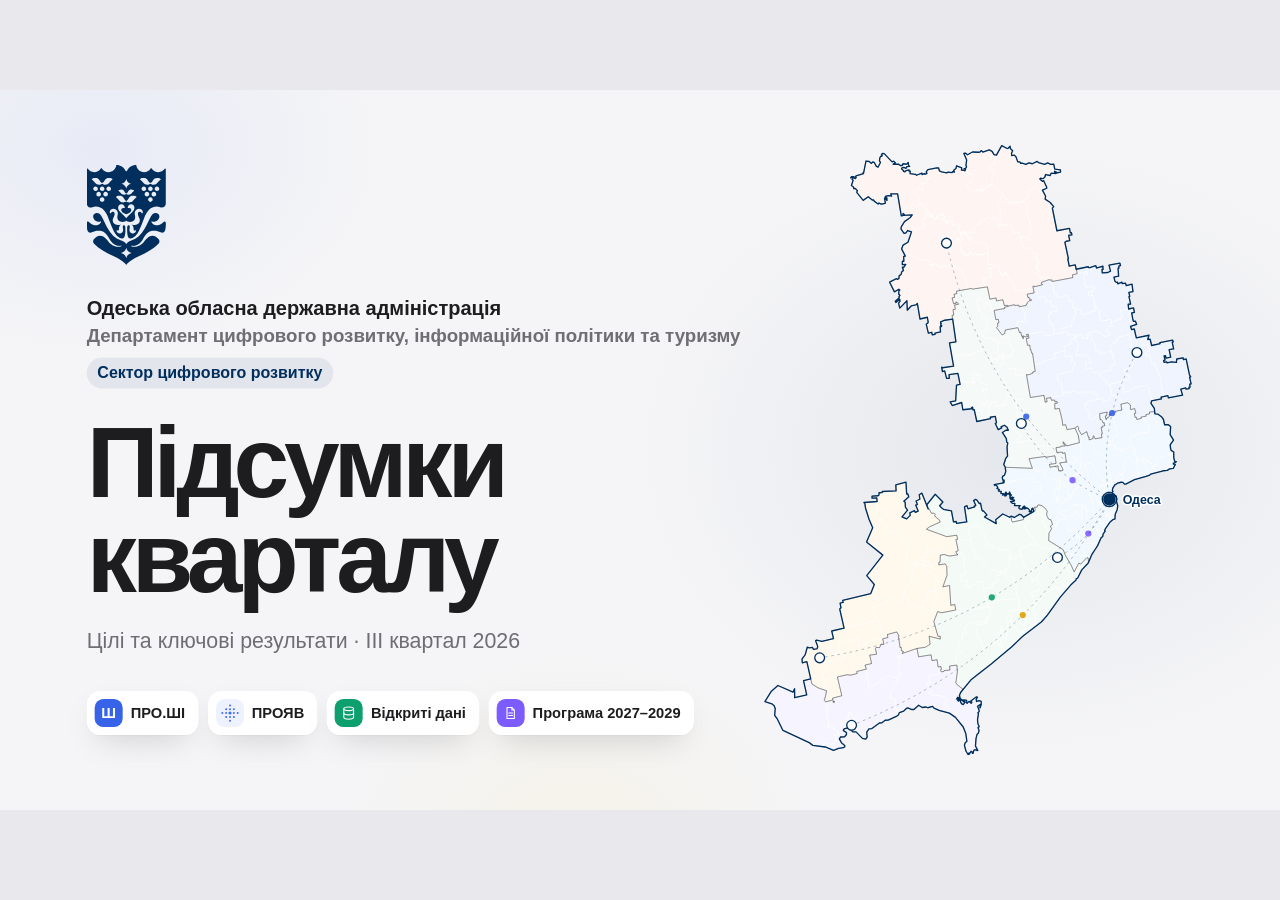
<file: presentation/index.html>
<!doctype html>
<html lang="uk">
<head>
<meta charset="utf-8">
<meta name="viewport" content="width=device-width, initial-scale=1">
<title>Підсумки кварталу</title>
<link rel="stylesheet" href="fonts/fonts.css">
<style>
@font-face{font-family:"Unbounded";font-weight:200 900;font-display:swap;src:url(fonts/Unbounded-cyrillic-4.woff2) format("woff2");unicode-range:U+0301,U+0400-045F,U+0490-0491,U+04B0-04B1,U+2116}
@font-face{font-family:"Unbounded";font-weight:200 900;font-display:swap;src:url(fonts/Unbounded-latin-5.woff2) format("woff2");unicode-range:U+0000-00FF,U+0131,U+0152-0153,U+02BB-02BC,U+02C6,U+02DA,U+02DC,U+0304,U+0308,U+0329,U+2000-206F,U+20AC,U+2122,U+2191,U+2193,U+2212,U+2215,U+FEFF,U+FFFD}

/* =====================================================================
   Токени
   ===================================================================== */
:root{
  --bg:#F5F5F7; --paper:#FFFFFF; --ink:#1D1D1F; --ink2:#424245; --mute:#6E6E73; --dim:#A1A1A6;
  --line:rgba(0,0,0,.08); --line2:rgba(0,0,0,.14);
  --shadow:0 1px 2px rgba(0,0,0,.04),0 18px 50px -18px rgba(0,0,0,.22);
  --shadow-lg:0 2px 6px rgba(0,0,0,.05),0 40px 90px -30px rgba(0,0,0,.35);
  --navy:#002F5E;
  --pa-ink:#26224A; --pa-blue:#3763E8; --pa-cream:#FFF9F0; --pa-sun:#FFC93D;
  --green:#0C8455; --amber:#F5A31A; --red:#CC3E27;
  --pv:#3D6BFF; --pv-dark:#07080B; --cyan:#22D3EE;
  --od:#0E9F6E; --od-tint:#E3F6EE;
  --pg:#7C5CFF; --pg-tint:#EFEBFF;
  --ease:cubic-bezier(.16,1,.3,1);
  --spring:cubic-bezier(.34,1.45,.64,1);
  --f:-apple-system,BlinkMacSystemFont,"SF Pro Display","SF Pro Text","Helvetica Neue","Segoe UI",Roboto,Arial,sans-serif;
  --f-r:ui-rounded,"SF Pro Rounded",-apple-system,BlinkMacSystemFont,"Nunito","Segoe UI",sans-serif;
  --f-m:ui-monospace,"SF Mono",SFMono-Regular,Menlo,Consolas,monospace;
  --f-pv:"Unbounded",-apple-system,sans-serif;
}
*{box-sizing:border-box;margin:0;padding:0}
html,body{height:100%;background:#E8E8ED;color:var(--ink);overflow:hidden}
body{font-family:var(--f);-webkit-font-smoothing:antialiased}
body.hide-cursor{cursor:none}
svg{display:block}
.ico{width:1em;height:1em;stroke:currentColor;fill:none;stroke-width:1.8;stroke-linecap:round;stroke-linejoin:round}
#stage{position:absolute;left:50%;top:50%;width:1920px;height:1080px;transform-origin:50% 50%;overflow:hidden;background:var(--bg)}

/* =====================================================================
   Слайди і покрокова поява
   ===================================================================== */
.slide{position:absolute;inset:0;padding:96px 130px 110px;opacity:0;visibility:hidden;transform:scale(1.02);
  transition:opacity .7s var(--ease),transform 1.1s var(--ease),visibility 0s .7s}
.slide.active{opacity:1;visibility:visible;transform:none;transition:opacity .7s var(--ease) .12s,transform 1.1s var(--ease) .12s,visibility 0s}
.slide[data-theme="p0"]{--acc:var(--navy)}
.slide[data-theme="p1"]{--acc:var(--pa-blue)}
.slide[data-theme="p3"]{--acc:var(--pv)}
.slide[data-theme="p4"]{--acc:var(--od)}
.slide[data-theme="p2"]{--acc:var(--pg)}

/* фони розділів */
.sbg{position:absolute;inset:0;pointer-events:none;z-index:-1}
.sbg-p1{background:radial-gradient(900px 600px at 10% 20%,rgba(55,99,232,.08),transparent 60%),radial-gradient(800px 600px at 95% 90%,rgba(255,201,61,.14),transparent 60%),radial-gradient(rgba(38,34,74,.09) 1.6px,transparent 1.8px) 0 0/30px 30px,var(--pa-cream)}
.sbg-p3{background:linear-gradient(rgba(61,107,255,.06) 1px,transparent 1px) 0 0/120px 120px,linear-gradient(90deg,rgba(61,107,255,.06) 1px,transparent 1px) 0 0/120px 120px,#F4F6FB}
.sbg-p4{background:radial-gradient(rgba(14,159,110,.12) 1.6px,transparent 1.8px) 0 0/34px 34px,#F3FAF6}
.sbg-p2{background:radial-gradient(1000px 700px at 90% 0%,rgba(124,92,255,.12),transparent 60%),#F7F5FF}

[data-b]{opacity:0;transform:translateY(30px);transition:opacity .8s var(--ease),transform 1s var(--spring);transition-delay:calc(var(--base,0ms) + var(--d,0) * 90ms)}
[data-b].in{opacity:1;transform:none}
.fx-scale[data-b]{transform:scale(.88)}
.fx-left[data-b]{transform:translateX(-70px)}
.fx-right[data-b]{transform:translateX(70px)}
.fx-fade[data-b]{transform:none}
.fx-scale[data-b].in,.fx-left[data-b].in,.fx-right[data-b].in{transform:none}

.words .w{display:inline-block;opacity:0;transform:translateY(.3em);transition:opacity .5s var(--ease),transform .7s var(--ease);transition-delay:calc(var(--base,0ms) + var(--i) * 60ms)}
.words.in .w{opacity:1;transform:none}

/* =====================================================================
   Базові елементи
   ===================================================================== */
.eyebrow{display:flex;align-items:center;gap:14px;font-size:24px;font-weight:600;color:var(--mute)}
.title{font-size:78px;font-weight:700;letter-spacing:-.035em;line-height:1.04;margin-top:18px;max-width:1560px}
.title em{font-style:normal;color:var(--acc)}
.cap{font-size:34px;font-weight:500;color:var(--mute);line-height:1.35}
.num{font-weight:700;letter-spacing:-.04em;font-variant-numeric:tabular-nums}
.card{background:var(--paper);border-radius:32px;box-shadow:var(--shadow)}
.foot{position:absolute;left:130px;bottom:50px;font-size:20px;color:var(--dim);font-weight:500}
.ph{display:inline-block;border:2px dashed #E0A100;color:#9A6B00;background:#FFF6D8;border-radius:12px;padding:0 .3em;font-weight:700}
.ph-note{position:absolute;right:130px;bottom:46px;font-size:19px;color:#9A6B00;font-weight:600}
.tag{display:inline-flex;align-items:center;gap:10px;padding:8px 18px 8px 10px;border-radius:999px;font-size:21px;font-weight:700}
.tag-p1{background:#fff;border:2px solid var(--pa-ink);color:var(--pa-ink);font-family:var(--f-r);box-shadow:3px 3px 0 var(--pa-ink)}
.tag-p1 i{width:26px;height:26px;border-radius:8px;background:var(--pa-blue);color:#fff;display:grid;place-items:center;font-style:normal;font-size:16px;font-weight:800}
.tag-p3{background:var(--pv-dark);color:#fff;font-family:var(--f-pv);font-size:18px;padding:9px 18px}
.tag-p3 i{width:10px;height:10px;border-radius:50%;background:var(--pv);box-shadow:0 0 12px var(--pv)}
.tag-p4{background:var(--od-tint);color:#06603F;padding:8px 18px}
.tag-p2{background:var(--pg-tint);color:#4B2FD6;padding:8px 18px}
.tag-p4 i,.tag-p2 i{width:12px;height:12px;border-radius:4px;background:currentColor}
.clayframe{border:4px solid var(--pa-ink);border-radius:28px;box-shadow:12px 12px 0 var(--pa-ink);overflow:hidden;background:#fff}
.clayframe img{display:block;width:100%}

#prog{position:absolute;left:0;bottom:0;height:5px;background:var(--pa,var(--navy));width:0;transition:width .8s var(--ease),background .8s;z-index:20}
#black{position:fixed;inset:0;background:#000;opacity:0;pointer-events:none;transition:opacity .5s;z-index:50}
#black.on{opacity:1}
#help{position:fixed;inset:0;display:none;place-items:center;background:rgba(245,245,247,.9);backdrop-filter:blur(10px);z-index:60;font-size:20px}
#help.on{display:grid}
#help .box{background:#fff;border-radius:24px;padding:36px 44px;box-shadow:var(--shadow-lg)}
#help h3{font-size:26px;margin-bottom:18px}
#help td{padding:7px 22px 7px 0;color:var(--mute)}
#help td:first-child{color:var(--ink);font-family:var(--f-m);white-space:nowrap}
#stepno{position:fixed;right:16px;bottom:14px;font:600 14px var(--f-m);color:var(--mute);z-index:40;display:none}
#stepno.on{display:block}

/* карта */
.map .h{fill:#E6E9F0;stroke:#fff;stroke-width:1.3;transition:fill .7s var(--ease);transition-delay:calc(var(--base,0ms) + var(--i) * 14ms)}
.map .r{fill:none;stroke:rgba(29,29,31,.32);stroke-width:2;stroke-linejoin:round}
.map .o{fill:none;stroke:var(--ink);stroke-width:3;stroke-linejoin:round}
.map .rl{font:700 21px var(--f);fill:var(--ink2);paint-order:stroke;stroke:#fff;stroke-width:6px;stroke-linejoin:round}

/* плитки-значки проєктів (перелітають з титулу в огляд) */
.tile{position:absolute;width:84px;height:84px;border-radius:24px;display:grid;place-items:center;font-size:42px;z-index:3}
.tile-p1{background:var(--pa-blue);color:#fff;border:3px solid var(--pa-ink);box-shadow:4px 4px 0 var(--pa-ink);font:800 44px var(--f-r)}
.tile-p3{background:#fff;box-shadow:inset 0 0 0 1.5px rgba(61,107,255,.18),0 10px 30px -10px rgba(61,107,255,.45)}
.tile-p4{background:var(--od);color:#fff;box-shadow:0 10px 30px -10px rgba(14,159,110,.8)}
.tile-p2{background:var(--pg);color:#fff;box-shadow:0 10px 30px -10px rgba(124,92,255,.8)}

/* =====================================================================
   Титул (на основі v2)
   ===================================================================== */
#s-hello .glow{position:absolute;inset:0;background:radial-gradient(900px 700px at 80% 50%,rgba(0,47,94,.07),transparent 65%),radial-gradient(700px 520px at 8% 8%,rgba(55,99,232,.07),transparent 60%),radial-gradient(600px 500px at 45% 105%,rgba(255,201,61,.08),transparent 60%)}
#s-hello .left{position:absolute;left:130px;top:50%;transform:translateY(-50%);width:1000px}
#s-hello .logo{height:150px;width:auto;display:block;margin-bottom:44px}
#s-hello .org{font-size:28px;font-weight:600;color:var(--mute);line-height:1.4}
#s-hello .org b{display:block;color:var(--ink);font-size:30px}
#s-hello .org .sec{display:inline-block;margin-top:14px;padding:6px 16px;border-radius:999px;background:rgba(0,47,94,.08);color:var(--navy);font-size:24px;font-weight:700}
#s-hello h1{font-size:150px;font-weight:700;letter-spacing:-.05em;line-height:.95;margin:40px 0 36px}
#s-hello .sub{font-size:32px;color:var(--mute);font-weight:500}
#s-hello .chips{display:flex;gap:14px;margin-top:56px}
#s-hello .chip{display:flex;align-items:center;gap:12px;padding:12px 20px 12px 12px;border-radius:20px;background:#fff;box-shadow:var(--shadow);font-size:22px;font-weight:700}
#s-hello .chip i{width:42px;height:42px;border-radius:13px;display:grid;place-items:center;font-style:normal;font-size:22px;color:#fff;flex:none}
#s-hello .mapbox{position:absolute;right:120px;top:70px;height:940px;width:666px}
#s-hello .map{width:100%;height:100%;overflow:visible}
#s-hello .map .o{stroke:var(--navy);stroke-dasharray:1;stroke-dashoffset:1;transition:stroke-dashoffset 3.2s var(--ease) .3s}
#s-hello .map .r{opacity:0;transition:opacity 1.2s 1.6s}
#s-hello .map .h{fill:var(--hc);opacity:0;transition:opacity 1s calc(1.2s + var(--i) * 12ms)}
#s-hello .mapbox.in .map .o{stroke-dashoffset:0}
#s-hello .mapbox.in .map .r,#s-hello .mapbox.in .map .h{opacity:1}
#s-hello .mapbox.in .map .h.tw{animation:tw var(--dur) ease-in-out infinite;animation-delay:var(--dl)}
@keyframes tw{0%,100%{fill:var(--hc)}45%,55%{fill:var(--tc)}}
#s-hello .arc{fill:none;stroke:var(--navy);stroke-width:2;stroke-linecap:round;stroke-dasharray:4 10;opacity:0;transition:opacity .8s calc(2.6s + var(--k) * 120ms);animation:flow 1.4s linear infinite}
#s-hello .mapbox.in .arc{opacity:.35}
#s-hello .node{fill:#fff;stroke:var(--navy);stroke-width:3;opacity:0;transition:opacity .5s calc(2.8s + var(--k) * 120ms)}
#s-hello .mapbox.in .node{opacity:1}
#s-hello .pulse{opacity:0;transition:opacity .4s 3.2s}
#s-hello .mapbox.in .pulse{opacity:.9}
#s-hello .hubdot{fill:var(--navy)}
#s-hello .ring{fill:none;stroke:var(--navy);stroke-width:3;transform-box:fill-box;transform-origin:center;animation:ping 2.6s var(--ease) infinite}
#s-hello .city{font:700 28px var(--f);fill:var(--navy);paint-order:stroke;stroke:#fff;stroke-width:7px;stroke-linejoin:round}
@keyframes ping{0%{transform:scale(.6);opacity:.9}100%{transform:scale(3.4);opacity:0}}
@keyframes flow{to{stroke-dashoffset:-42}}

/* =====================================================================
   1. Огляд: чотири проєкти, кожен у своєму стилі
   ===================================================================== */
.ov{display:grid;grid-template-columns:repeat(4,1fr);gap:34px;margin-top:56px}
.ov>div{height:650px;border-radius:36px;position:relative;overflow:hidden;padding:40px 38px;display:flex;flex-direction:column}
.ov .okr{position:absolute;right:30px;top:34px;font-size:18px;font-weight:700;letter-spacing:.08em;opacity:.65}
.ov h3{margin-top:auto;font-size:52px;font-weight:700;letter-spacing:-.035em;line-height:1}
.ov p{font-size:26px;line-height:1.3;margin-top:16px;font-weight:500}
.ov .url{margin-top:22px;font:600 18px var(--f-m);opacity:.7}

.ov-p1{background:var(--pa-cream);border:3px solid var(--pa-ink);box-shadow:9px 9px 0 var(--pa-ink);color:var(--pa-ink);font-family:var(--f-r)}
.ov-p1 .lg{width:84px;height:84px;border-radius:24px;background:var(--pa-blue);color:#fff;display:grid;place-items:center;font-size:44px;font-weight:800;border:3px solid var(--pa-ink);box-shadow:4px 4px 0 var(--pa-ink)}
.ov-p1 .chips{display:flex;flex-direction:column;gap:12px;margin-top:40px}
.ov-p1 .chip{display:flex;align-items:center;gap:14px;background:#fff;border:2.5px solid var(--pa-ink);border-radius:20px;padding:12px 16px;font-size:21px;font-weight:700;box-shadow:4px 4px 0 var(--pa-ink)}
.ov-p1 .chip b{width:34px;height:34px;border-radius:50%;display:grid;place-items:center;color:#fff;font-size:18px;flex:none}
.ov-p1 .chip:nth-child(2){margin-left:22px}
.ov-p1 h3{font-family:var(--f-r);font-weight:800}

.ov-p3{background:#F6F8FC url(assets/proyav-ink.jpg) 50% 0/130% auto no-repeat;background-blend-mode:multiply;color:#0B0D12;box-shadow:inset 0 0 0 1.5px rgba(11,13,18,.08),var(--shadow)}
.ov-p3:before{content:"";position:absolute;inset:0;background:linear-gradient(180deg,rgba(246,248,252,0) 30%,rgba(246,248,252,.85) 58%,#F6F8FC 72%)}
.ov-p3>*{position:relative}
.ov-p3 .mono{display:flex;flex-direction:column;gap:10px;font:600 17px "JetBrains Mono",var(--f-m);color:var(--pv)}
.ov-p3 h3{font-family:var(--f-pv);font-weight:800;font-size:50px;letter-spacing:-.02em;color:#0B0D12}
.ov-p3 p{color:#5E6673}

.ov-p4{background:#fff;color:#073D29}
.ov-p4 .mm{position:absolute;right:-20px;top:40px;width:300px;height:420px;opacity:.95}
.ov-p4 .mm svg{width:100%;height:100%}
.ov-p4 .mm .h{transition:none}
.ov-p4 .rows{display:flex;flex-direction:column;gap:9px;margin-top:6px;width:150px}
.ov-p4 .rows i{display:block;height:12px;border-radius:6px;background:var(--od-tint)}
.ov-p4 .rows i:nth-child(odd){background:#C4EBD9;width:80%}
.ov-p4 h3{color:var(--od)}

.ov-p2{background:var(--pg-tint);color:#2A1A6E}
.ov-p2 .sheet{position:absolute;left:50px;right:50px;top:60px;height:300px;background:#fff;border-radius:16px;box-shadow:var(--shadow);padding:30px;transform:rotate(-3deg)}
.ov-p2 .sheet i{display:block;height:11px;border-radius:6px;background:#E7E2FF;margin-bottom:14px}
.ov-p2 .sheet i:nth-child(1){width:60%;background:#CFC4FF;height:16px}
.ov-p2 .sheet i:nth-child(3){width:80%}.ov-p2 .sheet i:nth-child(5){width:70%}
.ov-p2 .stamp{position:absolute;right:28px;bottom:26px;border:4px solid var(--pg);color:var(--pg);border-radius:12px;padding:6px 14px;font-weight:800;font-size:24px;transform:rotate(-8deg)}
.ov-p2 h3{color:var(--pg);font-size:40px}

/* =====================================================================
   Огляд (хаб): чотири блоки, кожен у стилі свого проєкту
   ===================================================================== */
.hub{position:absolute;left:130px;top:290px;width:1660px;height:650px}
.blk{position:absolute;top:0;width:388px;height:650px;border-radius:36px;overflow:hidden;padding:150px 36px 38px;display:flex;flex-direction:column;transition:opacity .6s,filter .6s,box-shadow .6s}
.blk h3{margin-top:auto;font-size:50px;font-weight:700;letter-spacing:-.035em;line-height:1}
.blk p{font-size:25px;line-height:1.3;margin-top:14px;font-weight:500}
.blk .url{margin-top:20px;font:600 18px var(--f-m);opacity:.7}
.blk .okr{position:absolute;right:28px;top:36px;font-size:18px;font-weight:700;letter-spacing:.08em;opacity:.6}
.blk .big{margin-top:auto;font-size:104px;font-weight:700;letter-spacing:-.05em;line-height:.95}
.blk .big.sm{font-size:56px;line-height:1.02}
.blk-p1{background:var(--pa-cream);border:3px solid var(--pa-ink);box-shadow:9px 9px 0 var(--pa-ink);color:var(--pa-ink);font-family:var(--f-r)}
.blk-p1 h3{font-family:var(--f-r);font-weight:800}
.blk-p1 .mcert{position:absolute;left:44px;right:44px;top:150px;height:240px;border-radius:22px;background:#FCF3DF;border:3px solid var(--pa-ink);box-shadow:7px 7px 0 var(--pa-ink);padding:12px;transform:rotate(-3deg)}
.blk-p1 .mcert .in2{height:100%;border:2.5px dashed #EBC879;border-radius:14px;padding:20px 22px;display:flex;flex-direction:column;position:relative}
.blk-p1 .mcert .md{position:absolute;right:18px;top:16px;width:58px;height:58px;border-radius:50%;background:#E0A21E;border:3px solid var(--pa-ink);display:grid;place-items:center;font-size:30px;color:var(--pa-ink)}
.blk-p1 .mcert b{font:800 16px var(--f);letter-spacing:.12em;color:#8A6A2E}
.blk-p1 .mcert i{display:block;height:10px;border-radius:5px;background:#F1DEB4;margin-top:16px;width:70%}
.blk-p1 .mcert i:nth-of-type(2){width:85%}.blk-p1 .mcert i:nth-of-type(3){width:55%}
.blk-p1 .mcert span{margin-top:auto;align-self:flex-start;padding:6px 14px;border-radius:10px;background:#F6E2B5;font:800 16px var(--f);color:#5A3E0A}
.blk-p1 .big,.blk-p1 p{position:relative}
.blk-p1 .chips{display:flex;flex-direction:column;gap:12px}
.blk-p1 .chip{display:flex;align-items:center;gap:14px;background:#fff;border:2.5px solid var(--pa-ink);border-radius:20px;padding:11px 16px;font-size:21px;font-weight:700;box-shadow:4px 4px 0 var(--pa-ink)}
.blk-p1 .chip b{width:32px;height:32px;border-radius:50%;display:grid;place-items:center;color:#fff;font-size:17px;flex:none}
.blk-p1 .chip:nth-child(2){margin-left:22px}
.blk-p3{background:#F6F8FC url(assets/proyav-ink.jpg) 50% 0/130% auto no-repeat;background-blend-mode:multiply;color:#0B0D12;box-shadow:inset 0 0 0 1.5px rgba(11,13,18,.08),var(--shadow)}
.blk-p3:before{content:"";position:absolute;inset:0;background:linear-gradient(180deg,rgba(246,248,252,0) 30%,rgba(246,248,252,.85) 58%,#F6F8FC 72%)}
.blk-p3>*{position:relative}
.blk-p3 .mono{display:flex;flex-direction:column;gap:10px;font:600 17px "JetBrains Mono",var(--f-m);color:var(--pv)}
.blk-p3 h3{font-family:var(--f-pv);font-weight:800;font-size:48px;letter-spacing:-.02em;color:#0B0D12}
.blk-p3 p{color:#5E6673}
.blk-p4{background:#fff;color:#073D29}
.blk-p4 .mm{position:absolute;right:-24px;top:30px;width:290px;height:410px}
.blk-p4 .mm svg{width:100%;height:100%}
.blk-p4 .mm .h{transition:none;fill:color-mix(in srgb,var(--od) calc(15% + var(--t) * 70%),#E3F6EE)}
.blk-p4 h3{color:var(--od);position:relative}
.blk-p4 p,.blk-p4 .big{position:relative}
.blk-p2{background:var(--pg-tint);color:#2A1A6E}
.blk-p2 .sheet{position:absolute;left:46px;right:46px;top:150px;height:250px;background:#fff;border-radius:16px;box-shadow:var(--shadow);padding:28px;transform:rotate(-3deg)}
.blk-p2 .sheet i{display:block;height:11px;border-radius:6px;background:#E7E2FF;margin-bottom:14px}
.blk-p2 .sheet i:nth-child(1){width:60%;background:#CFC4FF;height:16px}
.blk-p2 .sheet i:nth-child(3){width:80%}.blk-p2 .sheet i:nth-child(5){width:70%}
.blk-p2 .stamp{position:absolute;right:24px;bottom:22px;border:4px solid var(--pg);color:var(--pg);border-radius:12px;padding:5px 12px;font-weight:800;font-size:22px;transform:rotate(-8deg)}
.blk-p2 h3{color:var(--pg);font-size:40px}
.hub .done{opacity:.5;filter:saturate(.6)}
.hub .done:after{content:"✓";position:absolute;right:22px;top:24px;width:52px;height:52px;border-radius:50%;background:#1DB954;color:#fff;display:grid;place-items:center;font:800 28px var(--f);z-index:2}
.hub .done .okr{display:none}
.hub .next{box-shadow:0 0 0 6px var(--acc-n,#0071E3),0 40px 80px -30px rgba(0,0,0,.45)}
.hub .blk-p3.next{--acc-n:var(--pv)}.hub .blk-p4.next{--acc-n:var(--od)}.hub .blk-p2.next{--acc-n:var(--pg)}
.hub .tile.dim{opacity:.5}
.hub-logo{position:absolute;right:130px;top:86px;height:84px;width:auto}

/* =====================================================================
   ПРО.ШІ — відкривач (розкривається з блока огляду)
   ===================================================================== */
.open{position:absolute;inset:0;overflow:hidden}
#s-p1-open{padding:0}
#s-p1-open .open{background:radial-gradient(900px 600px at 15% 30%,rgba(55,99,232,.12),transparent 60%),radial-gradient(800px 600px at 90% 80%,rgba(255,201,61,.18),transparent 60%),radial-gradient(rgba(38,34,74,.10) 1.6px,transparent 1.8px) 0 0/30px 30px,var(--pa-cream)}
#s-p1-open .left{position:absolute;left:130px;top:200px;width:720px;font-family:var(--f-r);color:var(--pa-ink)}
#s-p1-open .lg{width:120px;height:120px;border-radius:34px;background:var(--pa-blue);color:#fff;display:grid;place-items:center;font-size:64px;font-weight:800;border:4px solid var(--pa-ink);box-shadow:7px 7px 0 var(--pa-ink)}
#s-p1-open h1{font-size:160px;font-weight:800;letter-spacing:-.04em;line-height:1;margin-top:46px}
#s-p1-open .tagline{font-size:58px;font-weight:800;letter-spacing:-.02em;margin-top:22px;line-height:1.1}
#s-p1-open .tagline span{color:var(--pa-blue)}
#s-p1-open .desc{font:600 30px/1.35 var(--f);color:#5D5880;margin-top:24px}
#s-p1-open .url{display:inline-block;margin-top:46px;padding:16px 30px;border-radius:999px;background:var(--pa-blue);color:#fff;border:3px solid var(--pa-ink);box-shadow:5px 5px 0 var(--pa-ink);font:700 30px var(--f-r)}
#s-p1-open .shotwrap{position:absolute;left:920px;top:150px;width:1080px}
#s-p1-open .shotwrap{transform-origin:left center}
#s-p1-open .shotwrap.fx-right[data-b]{transform:translateX(160px) rotate(2deg)}
#s-p1-open .shotwrap.fx-right[data-b].in{transform:rotate(-2deg)}
#s-p1-open .badge{position:absolute;right:80px;top:100px;width:110px;height:110px;border-radius:28px;background:#FDE7E2;border:3px solid var(--pa-ink);box-shadow:5px 5px 0 var(--pa-ink);display:grid;place-items:center;font-size:54px;color:var(--red);animation:float 5s ease-in-out infinite;rotate:8deg;z-index:2}
.clay{position:absolute;display:flex;align-items:center;gap:18px;background:#fff;border:3px solid var(--pa-ink);border-radius:26px;padding:18px 26px;box-shadow:6px 6px 0 var(--pa-ink);font:800 28px var(--f-r);color:var(--pa-ink);animation:float 6s ease-in-out infinite}
.clay small{display:block;font:600 19px var(--f);color:#5D5880;margin-top:2px}
.clay b{width:52px;height:52px;border-radius:50%;display:grid;place-items:center;color:#fff;font-size:26px;flex:none;border:2.5px solid var(--pa-ink)}
@keyframes float{0%,100%{translate:0 0}50%{translate:0 -10px}}
#s-p1-open .c1{left:830px;top:720px;animation-delay:-1s}
#s-p1-open .c2{left:1170px;top:820px;animation-delay:-3s}
#s-p1-open .c3{left:1500px;top:730px;animation-delay:-2s}

/* ПРО.ШІ — навіщо */
#s-p1-why .who{position:absolute;left:760px;top:340px;width:400px;display:flex;flex-direction:column;align-items:center;font-family:var(--f-r);color:var(--pa-ink);text-align:center}
#s-p1-why .who .av{width:250px;height:250px;border-radius:50%;background:#fff;border:4px solid var(--pa-ink);box-shadow:9px 9px 0 var(--pa-ink);display:grid;place-items:center;font-size:150px;color:var(--pa-ink);position:relative}
#s-p1-why .who .ai{position:absolute;right:-26px;top:-14px;width:100px;height:100px;border-radius:30px;background:var(--pa-blue);color:#fff;display:grid;place-items:center;font:800 40px var(--f-r);border:3px solid var(--pa-ink);box-shadow:5px 5px 0 var(--pa-ink);rotate:10deg;animation:float 5s ease-in-out infinite}
#s-p1-why .who b{font-size:38px;font-weight:800;margin-top:44px;line-height:1.1}
#s-p1-why .who small{font:600 24px var(--f);color:#5D5880;margin-top:10px}
#s-p1-why svg.links{position:absolute;inset:0;width:1920px;height:1080px;pointer-events:none}
#s-p1-why .links path{fill:none;stroke:var(--pa-ink);stroke-width:3;stroke-dasharray:4 10;opacity:.45}
#s-p1-why .goal{position:absolute;top:300px;width:560px;height:640px;border-radius:36px;border:3px solid var(--pa-ink);box-shadow:9px 9px 0 var(--pa-ink);padding:44px 46px;font-family:var(--f-r);color:var(--pa-ink);display:flex;flex-direction:column}
#s-p1-why .g1{left:130px;background:#E4F6EC}
#s-p1-why .g2{right:130px;background:#EAF0FF}
#s-p1-why .goal .ic{width:100px;height:100px;border-radius:30px;display:grid;place-items:center;color:#fff;font-size:54px;border:3px solid var(--pa-ink);box-shadow:5px 5px 0 var(--pa-ink)}
#s-p1-why .g1 .ic{background:var(--green)}#s-p1-why .g2 .ic{background:var(--pa-blue)}
#s-p1-why .goal h3{font-size:64px;font-weight:800;letter-spacing:-.03em;margin-top:30px;line-height:1}
#s-p1-why .goal p{font:600 27px/1.3 var(--f);color:#5D5880;margin-top:14px}
#s-p1-why .chat{margin-top:auto;background:#fff;border:2.5px solid var(--pa-ink);border-radius:24px 24px 24px 6px;padding:22px 24px;font:600 25px/1.6 var(--f);box-shadow:4px 4px 0 var(--pa-ink)}
#s-p1-why .chat .pd{display:inline-flex;vertical-align:baseline;line-height:1.3}
#s-p1-why .chat .pd>*{display:inline-block;white-space:nowrap;overflow:hidden;border-radius:8px;padding:0 8px;transition:max-width .6s var(--ease),padding .6s var(--ease),opacity .4s}
#s-p1-why .chat .pd s{background:#FDE7E2;color:#B3261E;text-decoration:line-through 3px;max-width:320px}
#s-p1-why .chat .pd i{font-style:normal;background:#DDF3E6;color:#13723F;font-weight:800;max-width:0;padding:0;opacity:0}
#s-p1-why .g1.in .chat .pd s{max-width:0;padding:0;opacity:0;transition-delay:calc(var(--base,0ms) + 2s + var(--k)*.5s)}
#s-p1-why .g1.in .chat .pd i{max-width:200px;padding:0 8px;opacity:1;transition-delay:calc(var(--base,0ms) + 2.3s + var(--k)*.5s)}
#s-p1-why .chat-l{margin-top:auto;font:800 20px var(--f);letter-spacing:.06em;color:#13723F;margin-bottom:12px}
#s-p1-why .chat-l+.chat{margin-top:0}
#s-p1-why .docs{margin-top:auto;display:flex;flex-direction:column;gap:14px}
#s-p1-why .docs span{display:flex;align-items:center;gap:16px;background:#fff;border:2.5px solid var(--pa-ink);border-radius:18px;padding:14px 20px;font:700 26px var(--f);box-shadow:4px 4px 0 var(--pa-ink)}
#s-p1-why .docs span .ico{font-size:30px;color:var(--pa-blue)}
#s-p1-why .docs span em{margin-left:auto;font-style:normal;width:40px;height:40px;border-radius:50%;background:var(--green);color:#fff;display:grid;place-items:center;font-size:22px;transform:scale(0);transition:transform .5s var(--spring)}
#s-p1-why .g2.in .docs span em{transform:none;transition-delay:calc(var(--base,0ms) + 1s + var(--k)*.3s)}

/* ПРО.ШІ — рішення: курс */
#s-p1-course .shotwrap{position:absolute;left:130px;top:290px;width:1060px}
#s-p1-course .facts{position:absolute;left:1270px;top:300px;display:flex;flex-direction:column;gap:22px;width:520px}
#s-p1-course .fact{display:flex;align-items:center;gap:26px;padding:24px 30px;border-radius:26px;background:#fff;border:3px solid var(--pa-ink);box-shadow:6px 6px 0 var(--pa-ink);color:var(--pa-ink)}
#s-p1-course .fact .num{font-size:72px;line-height:1;min-width:120px;color:var(--pa-blue)}
#s-p1-course .fact span{font:700 28px/1.2 var(--f)}

/* ПРО.ШІ — модулі: маршрут */
#s-p1-mod .route{position:absolute;left:0;top:0;width:1920px;height:1080px}
#s-p1-mod .rail{position:absolute;left:220px;width:1520px;top:600px;height:12px;margin-top:-6px;border-radius:6px;background:repeating-linear-gradient(90deg,rgba(38,34,74,.18) 0 14px,transparent 14px 26px)}
#s-p1-mod .fill{position:absolute;left:0;top:0;bottom:0;width:0;border-radius:6px;background:var(--pa-blue)}
#s-p1-mod.active .fill{width:100%;transition:width 3.4s cubic-bezier(.45,.05,.55,.95) calc(var(--base,0ms) + .5s)}
#s-p1-mod .tok{position:absolute;right:-34px;top:50%;width:68px;height:68px;margin-top:-34px;border-radius:20px;background:var(--pa-blue);color:#fff;display:grid;place-items:center;font:800 34px var(--f-r);border:3px solid var(--pa-ink);box-shadow:4px 4px 0 var(--pa-ink);z-index:3;opacity:0;transition:opacity .3s calc(var(--base,0ms) + .5s)}
#s-p1-mod.active .tok{opacity:1}
#s-p1-mod.active .fill.end .tok{opacity:0;transition-delay:0s}
#s-p1-mod .st{position:absolute;top:600px;width:300px;margin-left:-150px;display:flex;flex-direction:column;align-items:center;text-align:center;font-family:var(--f-r);color:var(--pa-ink)}
#s-p1-mod .st .c{width:140px;height:140px;margin-top:-70px;border-radius:50%;background:#fff;border:4px solid var(--pa-ink);box-shadow:6px 6px 0 var(--pa-ink);display:grid;place-items:center;font-size:62px;color:var(--pa-blue);transform:scale(0);transition:transform .6s var(--spring),background .4s,color .4s}
#s-p1-mod.active .st .c{transform:none;transition-delay:calc(var(--base,0ms) + .5s + var(--t)*1ms)}
#s-p1-mod .st .n{font:800 20px var(--f);letter-spacing:.08em;color:var(--pa-blue);margin-top:30px}
#s-p1-mod .st b{font-size:36px;font-weight:800;letter-spacing:-.02em;margin-top:6px;line-height:1.05}
#s-p1-mod .st small{font:600 23px/1.3 var(--f);color:#5D5880;margin-top:8px}
#s-p1-mod .st .n,#s-p1-mod .st b,#s-p1-mod .st small{opacity:0;transform:translateY(14px);transition:opacity .5s,transform .6s var(--ease)}
#s-p1-mod.active .st .n,#s-p1-mod.active .st b,#s-p1-mod.active .st small{opacity:1;transform:none;transition-delay:calc(var(--base,0ms) + .75s + var(--t)*1ms)}
#s-p1-mod .st.key .c{width:230px;height:230px;margin-top:-115px;background:var(--red);color:#fff;font-size:110px;box-shadow:9px 9px 0 var(--pa-ink)}
#s-p1-mod .st.key .flag{position:absolute;top:-200px;padding:10px 22px;border-radius:999px;background:#fff;border:3px solid var(--pa-ink);box-shadow:4px 4px 0 var(--pa-ink);font:800 24px var(--f-r);color:var(--red);white-space:nowrap;opacity:0;transform:translateY(10px) rotate(-4deg);transition:opacity .5s,transform .6s var(--spring)}
#s-p1-mod.active .st.key .flag{opacity:1;transform:rotate(-4deg);transition-delay:calc(var(--base,0ms) + 1s + var(--t)*1ms)}
#s-p1-mod .st.key .n{color:var(--red)}
#s-p1-mod .st.key b{font-size:44px}
#s-p1-mod .st.fin .c{background:var(--pa-sun);color:var(--pa-ink)}
#s-p1-mod .st.up{top:600px}
#s-p1-mod .st.up .lab{position:absolute;bottom:175px;display:flex;flex-direction:column;align-items:center;width:300px}
#s-p1-mod .st.up .lab .n{margin-top:0}

/* до/після */
.ba{margin-top:80px;display:flex;flex-direction:column;gap:60px}
.ba .row{display:grid;grid-template-columns:560px 1fr 220px;align-items:center;gap:40px}
.ba .t{font-size:38px;font-weight:700;line-height:1.15;letter-spacing:-.02em}
.ba .track{height:70px;border-radius:20px;background:rgba(38,34,74,.08);position:relative;overflow:hidden}
.ba .bar{position:absolute;left:0;top:0;bottom:0;border-radius:20px;width:0;background:#B9B9C0}
.ba .row.in .bar{animation:shrink 3s var(--ease) forwards;animation-delay:calc(var(--base,0ms) + var(--d)*90ms)}
@keyframes shrink{0%{width:0;background:#B9B9C0}30%{width:var(--w0);background:#B9B9C0}55%{width:var(--w0);background:#B9B9C0}100%{width:var(--w1);background:var(--pa-blue)}}
.ba .old{position:absolute;right:28px;top:50%;transform:translateY(-50%);font-size:34px;font-weight:700;color:var(--mute)}
.ba .old:after{content:"";position:absolute;left:-6px;right:-6px;top:52%;height:4px;background:var(--red);transform:scaleX(0);transform-origin:left;transition:transform .5s var(--ease)}
.ba .row.in .old:after{transform:scaleX(1);transition-delay:calc(var(--base,0ms) + var(--d)*90ms + 1.5s)}
.ba .new{font-size:72px;font-weight:700;letter-spacing:-.04em;color:var(--pa-blue);opacity:0;transform:translateX(-20px);transition:all .7s var(--spring)}
.ba .row.in .new{opacity:1;transform:none;transition-delay:calc(var(--base,0ms) + var(--d)*90ms + 2.1s)}

/* сертифікат */
#s-p1-cert .cert{position:absolute;left:150px;top:300px;width:820px;height:600px;border-radius:34px;background:#FCF3DF;border:4px solid var(--pa-ink);box-shadow:12px 12px 0 var(--pa-ink);padding:22px;font-family:var(--f-r);color:#5A3E0A;transform-origin:center}
#s-p1-cert .cert.fx-left[data-b]{transform:translateX(-90px) rotate(-6deg)}
#s-p1-cert .cert.fx-left[data-b].in{transform:rotate(-3deg)}
#s-p1-cert .cert .in2{height:100%;border:3px dashed #EBC879;border-radius:24px;padding:34px 44px 30px;display:flex;flex-direction:column}
#s-p1-cert .cert .top{display:flex;align-items:center;gap:18px;font:800 20px var(--f);letter-spacing:.08em;color:#8A6A2E}
#s-p1-cert .cert .md{width:70px;height:70px;border-radius:50%;background:#E0A21E;border:3px solid var(--pa-ink);box-shadow:3px 3px 0 var(--pa-ink);display:grid;place-items:center;font-size:36px;color:var(--pa-ink)}
#s-p1-cert .cert h3{font-size:48px;font-weight:700;margin-top:22px;letter-spacing:-.02em;color:#5A3E0A}
#s-p1-cert .cert hr{width:90px;height:5px;border:0;border-radius:3px;background:#E0A21E;margin-top:16px}
#s-p1-cert .cert .nm{font-size:40px;font-weight:800;margin-top:22px;color:#3D2A06}
#s-p1-cert .cert .ps{font:600 25px var(--f);color:#6E5A3A;margin-top:6px}
#s-p1-cert .cert .tags{display:flex;gap:14px;margin-top:18px}
#s-p1-cert .cert .tags span{padding:10px 18px;border-radius:14px;background:#F6E2B5;font:800 22px var(--f);color:#5A3E0A}
#s-p1-cert .cert .code{margin-top:auto;display:flex;align-items:center;gap:18px;padding-top:18px;border-top:2px solid #EED9A8;font:800 19px var(--f);letter-spacing:.08em;color:#8A6A2E}
#s-p1-cert .cert .code tt{font:700 32px ui-monospace,Menlo,monospace;letter-spacing:.02em;color:#3D2A06;padding:6px 14px;border-radius:12px;transition:background .5s,box-shadow .5s}
#s-p1-cert.b1 .cert .code tt{background:#fff;box-shadow:0 0 0 4px var(--pa-blue)}
#s-p1-cert svg.fly{position:absolute;inset:0;width:1920px;height:1080px;pointer-events:none}
#s-p1-cert .fly path{fill:none;stroke:var(--pa-blue);stroke-width:5;stroke-dasharray:12 9;animation:flow 1s linear infinite}
#s-p1-cert .br{position:absolute;left:1090px;top:330px;width:700px;border-radius:30px;background:#fff;border:4px solid var(--pa-ink);box-shadow:12px 12px 0 var(--pa-ink);overflow:hidden;font-family:var(--f-r);color:var(--pa-ink)}
#s-p1-cert .br .bar{display:flex;align-items:center;gap:10px;padding:18px 22px;background:#F3F1EC;border-bottom:3px solid var(--pa-ink)}
#s-p1-cert .br .bar i{width:16px;height:16px;border-radius:50%;background:#D8D4CC}
#s-p1-cert .br .url{margin-left:12px;flex:1;padding:10px 18px;border-radius:999px;background:#fff;border:2px solid rgba(38,34,74,.2);font:600 21px var(--f);color:#5D5880;white-space:nowrap;overflow:hidden}
#s-p1-cert .br .url b{color:var(--pa-ink)}
#s-p1-cert .br .ok{margin:30px;padding:30px;border-radius:26px;background:#DDF6EA;border:3px solid var(--pa-ink)}
#s-p1-cert .br .ok .h{display:flex;align-items:center;gap:20px;font-size:38px;font-weight:800;color:#0E6B3C}
#s-p1-cert .br .ok .h em{width:66px;height:66px;border-radius:50%;background:var(--green);color:#fff;display:grid;place-items:center;font-style:normal;font-size:34px;border:3px solid var(--pa-ink);transform:scale(0);transition:transform .6s var(--spring)}
#s-p1-cert .br.in .ok .h em{transform:none;transition-delay:calc(var(--base,0ms) + .9s)}
#s-p1-cert .br .rows{margin-top:24px;display:flex;flex-direction:column;gap:12px;font:600 23px var(--f)}
#s-p1-cert .br .rows div{display:flex;justify-content:space-between;gap:20px;color:#5D5880}
#s-p1-cert .br .rows b{color:#0E6B3C;font-weight:800}
#s-p1-cert .pill{position:absolute;display:flex;align-items:center;gap:14px;background:#fff;border-radius:999px;padding:12px 26px 12px 12px;border:3px solid var(--pa-ink);box-shadow:5px 5px 0 var(--pa-ink);font:800 26px var(--f-r);color:var(--pa-ink);z-index:2;animation:float 6s ease-in-out infinite}
#s-p1-cert .pill b{width:48px;height:48px;border-radius:50%;display:grid;place-items:center;color:#fff;font-size:26px;border:2.5px solid var(--pa-ink)}

/* результати */
#s-p1-res1 .chart{position:absolute;left:130px;right:130px;top:330px;height:560px;display:flex;align-items:flex-end;gap:14px;border-bottom:2px solid rgba(38,34,74,.15)}
#s-p1-res1 .col{flex:1;display:flex;flex-direction:column;align-items:center;justify-content:flex-end;height:100%;position:relative}
#s-p1-res1 .col i{display:block;width:100%;height:0;border-radius:12px 12px 4px 4px;background:#D9D6E4;transition:height 1.2s var(--ease);transition-delay:calc(var(--base,0ms) + var(--d)*60ms)}
#s-p1-res1 .col.pk i{background:linear-gradient(180deg,#6A8DFF,var(--pa-blue))}
#s-p1-res1 .col.in i{height:var(--h)}
#s-p1-res1 .col .v{position:absolute;font-size:28px;font-weight:700;color:var(--pa-blue);opacity:0;transition:opacity .5s;transition-delay:calc(var(--base,0ms) + var(--d)*60ms + .9s);bottom:calc(var(--h) + 12px)}
#s-p1-res1 .col.in .v{opacity:1}
#s-p1-res1 .col .dl{position:absolute;bottom:-44px;font-size:20px;color:var(--mute);font-weight:600;white-space:nowrap}
#s-p1-res1 .note{position:absolute;right:130px;top:130px;text-align:right;font-size:30px;font-weight:700}
#s-p1-res1 .note small{display:block;font-size:22px;color:var(--mute);font-weight:500;margin-top:6px}
#s-p1-res2 .fn{margin-top:70px;display:flex;flex-direction:column;gap:30px}
#s-p1-res2 .fr{display:grid;grid-template-columns:200px 1fr;align-items:center;gap:30px}
#s-p1-res2 .fr .num{font-size:84px;text-align:right}
#s-p1-res2 .fr .bar{height:120px;border-radius:26px;background:rgba(38,34,74,.07);position:relative;overflow:hidden}
#s-p1-res2 .fr .bar i{position:absolute;left:0;top:0;bottom:0;width:0;border-radius:26px;background:#CBD3EE;transition:width 1.4s var(--ease);transition-delay:calc(var(--base,0ms) + var(--d)*90ms)}
#s-p1-res2 .fr.in .bar i{width:var(--w)}
#s-p1-res2 .fr .bar span{position:absolute;left:34px;top:50%;transform:translateY(-50%);font-size:32px;font-weight:700;z-index:1}
#s-p1-res2 .fr.last .bar i{background:linear-gradient(90deg,var(--pa-blue),#6A8DFF)}
#s-p1-res2 .fr.last .bar span{color:#fff}
#s-p1-res2 .fr.last .num{color:var(--pa-blue)}
#s-p1-res3 .donut{position:absolute;left:150px;top:250px;width:640px;height:640px}
#s-p1-res3 .donut circle.s{fill:none;stroke-width:96;stroke-dasharray:0 9999;transition:stroke-dasharray 1.6s var(--ease)}
#s-p1-res3 .donut .ctr{position:absolute;inset:0;display:flex;flex-direction:column;align-items:center;justify-content:center}
#s-p1-res3 .donut .ctr .num{font-size:150px;color:var(--pa-blue);line-height:.9}
#s-p1-res3 .donut .ctr>span{font-size:30px;font-weight:600;color:var(--mute);margin-top:8px}
#s-p1-res3 .leg{position:absolute;left:960px;top:330px;display:flex;flex-direction:column;gap:46px}
#s-p1-res3 .leg div{display:grid;grid-template-columns:34px 180px 1fr;align-items:center;gap:22px}
#s-p1-res3 .leg i{width:34px;height:34px;border-radius:10px}
#s-p1-res3 .leg .num{font-size:80px;line-height:1}
#s-p1-res3 .leg span{font-size:32px;font-weight:600;line-height:1.2}
#s-p1-res4 .pos{margin-top:70px;display:flex;flex-direction:column;gap:30px;width:1660px}
#s-p1-res4 .ps{display:grid;grid-template-columns:520px 1fr 120px;align-items:center;gap:30px}
#s-p1-res4 .ps .t{font-size:32px;font-weight:600}
#s-p1-res4 .ps .pp{display:flex;flex-wrap:wrap;gap:5px}
#s-p1-res4 .ps .pp svg{width:22px;height:22px;color:#DAD7E5;transition:color .4s;transition-delay:calc(var(--base,0ms) + var(--d)*90ms + var(--i)*8ms)}
#s-p1-res4 .ps.in .pp svg{color:var(--c,var(--pa-blue))}
#s-p1-res4 .ps .num{font-size:52px;text-align:right}
#s-p1-res5 .q{display:grid;grid-template-columns:1.1fr 1fr 1fr;gap:34px;margin-top:70px}
#s-p1-res5 .q>div{height:600px;padding:44px;display:flex;flex-direction:column;align-items:center;justify-content:center;text-align:center}
#s-p1-res5 .gauge{position:relative;width:380px;height:380px}
#s-p1-res5 .gauge circle.v{stroke-dasharray:0 1100;transition:stroke-dasharray 2s var(--ease) calc(var(--base,0ms) + .4s)}
#s-p1-res5 .in .gauge circle.v{stroke-dasharray:var(--a) 1100}
#s-p1-res5 .gauge .ctr{position:absolute;inset:0;display:flex;align-items:center;justify-content:center}
#s-p1-res5 .big{font-size:110px;line-height:1}
#s-p1-res5 .gauge .big{font-size:86px;letter-spacing:-.03em}
#s-p1-res5 .gauge .big small{font-size:.5em;margin-left:4px;vertical-align:.55em}
#s-p1-res5 .days{width:100%;display:flex;flex-direction:column;gap:12px;margin-top:30px}
#s-p1-res5 .days div{display:grid;grid-template-columns:150px 1fr 60px;align-items:center;gap:14px;font-size:22px;font-weight:600;color:var(--mute);text-align:left}
#s-p1-res5 .days i{display:block;height:22px;border-radius:11px;background:#EDEDF1;position:relative;overflow:hidden}
#s-p1-res5 .days i:after{content:'';position:absolute;left:0;top:0;bottom:0;width:0;border-radius:11px;background:var(--pa-blue);transition:width 1.2s var(--ease)}
#s-p1-res5 .in .days i:after{width:var(--w);transition-delay:calc(var(--base,0ms) + 1s + var(--k)*.25s)}
#s-p1-res5 .days b{font-size:24px;color:var(--ink);text-align:right}
#s-p1-res5 .lbl{font-size:30px;font-weight:600;margin-top:24px;line-height:1.3;color:var(--ink2)}
#s-p1-res5 .medals{display:grid;grid-template-columns:repeat(18,18px);gap:5px;margin:10px 0 30px}
#s-p1-res5 .medals i{width:18px;height:18px;border-radius:50%;background:#E8E8ED;transition:background .4s;transition-delay:calc(var(--base,0ms) + 600ms + var(--i)*12ms)}
#s-p1-res5 .in .medals i.h{background:var(--pa-sun)}
#s-p1-res5 .in .medals i.c{background:#C7CEE6}
#s-p1-res5 .sub2{font-size:26px;color:var(--mute);font-weight:600;margin-top:10px}

#s-p1-next .courses{display:grid;grid-template-columns:1fr 1fr;gap:44px;margin-top:60px}
#s-p1-next .co{border:3px solid var(--pa-ink);border-radius:36px;padding:44px 48px;box-shadow:9px 9px 0 var(--pa-ink);height:660px;position:relative;overflow:hidden;font-family:var(--f-r);color:var(--pa-ink)}
#s-p1-next .co .soon{position:absolute;right:34px;top:36px;padding:8px 20px;border-radius:999px;border:2.5px solid var(--pa-ink);background:#fff;font-size:22px;font-weight:800}
#s-p1-next .co .lg{width:96px;height:96px;border-radius:28px;display:grid;place-items:center;font-size:52px;color:#fff;border:3px solid var(--pa-ink);box-shadow:5px 5px 0 var(--pa-ink)}
#s-p1-next .co h3{font-size:56px;font-weight:800;margin-top:34px;letter-spacing:-.02em;line-height:1.05}
#s-p1-next .co p{font:600 27px/1.35 var(--f);color:#5D5880;margin-top:14px}
#s-p1-next .co .sk{display:flex;flex-wrap:wrap;gap:14px;margin-top:34px}
#s-p1-next .co .sk span{display:inline-flex;align-items:center;gap:12px;padding:14px 22px;border-radius:18px;background:#fff;border:2.5px solid var(--pa-ink);font:700 24px var(--f);box-shadow:3px 3px 0 var(--pa-ink)}
#s-p1-next .co .sk .ico{font-size:28px}
#s-p1-next .co1{background:#E4F6EC}#s-p1-next .co1 .lg{background:var(--green)}
#s-p1-next .co2{background:#FFF1D0}#s-p1-next .co2 .lg{background:#E39A12}

/* КР */
.krs{display:grid;grid-template-columns:1fr 1fr;gap:30px;margin-top:56px}
.krs.three{grid-template-columns:repeat(3,1fr)}
.kr{background:#fff;border-radius:30px;box-shadow:var(--shadow);padding:36px 40px;display:grid;grid-template-columns:96px 1fr;gap:28px;align-items:start;min-height:290px}
.kr .st{width:96px;height:96px;border-radius:50%;display:grid;place-items:center;font-size:52px;color:#fff;transform:scale(0) rotate(-30deg);transition:transform .7s var(--spring);transition-delay:calc(var(--base,0ms) + var(--d)*90ms + .5s)}
.kr.in .st{transform:none}
.kr .st.done{background:#1DB954;box-shadow:0 12px 30px -10px rgba(29,185,84,.7)}
.kr .st.partial{background:conic-gradient(var(--amber) 0 50%,#FBE3B8 50% 100%);box-shadow:0 12px 30px -10px rgba(245,163,26,.7)}
.kr .st.fail{background:#E5484D;box-shadow:0 12px 30px -10px rgba(229,72,77,.7)}
.kr .st.todo{background:#fff;border:3px dashed #C7C7CC;color:#A1A1A6;font-size:44px;font-weight:700}
.kr .k{font-size:22px;font-weight:700;color:var(--acc);letter-spacing:.04em}
.kr h4{font-size:33px;font-weight:700;letter-spacing:-.02em;line-height:1.2;margin-top:8px}
.kr p{font-size:24px;color:var(--mute);font-weight:500;line-height:1.4;margin-top:14px}
.kr.has-note p:after{content:"  · пояснення далі →";color:var(--acc);font-weight:700}

/* пояснення до КР */
.note-head{display:flex;align-items:center;gap:22px}
.note-head .st{width:72px;height:72px;border-radius:50%;display:grid;place-items:center;color:#fff;font-size:40px;flex:none}
.note-head .st.partial{background:conic-gradient(var(--amber) 0 50%,#FBE3B8 50% 100%)}
.note-head .st.fail{background:#E5484D}
#s-p1-kr1 .doc{position:absolute;left:130px;top:330px;width:500px;height:600px;border-radius:24px;background:#fff;box-shadow:var(--shadow-lg);padding:50px 46px}
#s-p1-kr1 .doc .ic{font-size:64px;color:var(--pa-blue)}
#s-p1-kr1 .doc h4{font-size:36px;font-weight:700;margin-top:26px;line-height:1.15}
#s-p1-kr1 .doc i{display:block;height:12px;border-radius:6px;background:#ECECF2;margin-top:18px}
#s-p1-kr1 .doc i:nth-of-type(3n){width:70%}
#s-p1-kr1 .doc .nost{position:absolute;left:40px;right:40px;bottom:40px;padding:14px 20px;border:4px dashed var(--amber);color:#B76E00;border-radius:14px;font-size:23px;font-weight:800;transform:rotate(-3deg);text-align:center}
#s-p1-kr1 svg.fly{position:absolute;inset:0;width:1920px;height:1080px;pointer-events:none}
#s-p1-kr1 .fly path{fill:none;stroke:var(--pa-blue);stroke-width:4;stroke-dasharray:10 11;animation:flow 1s linear infinite}
#s-p1-kr1 .to{position:absolute;left:1010px;width:780px;display:flex;align-items:center;gap:26px;padding:28px 34px;border-radius:28px;background:#fff;box-shadow:var(--shadow)}
#s-p1-kr1 .to .ic{width:86px;height:86px;border-radius:24px;background:#EEF2FF;color:var(--pa-blue);display:grid;place-items:center;font-size:46px;flex:none}
#s-p1-kr1 .to b{font-size:34px;letter-spacing:-.02em;display:block}
#s-p1-kr1 .to span{font-size:24px;color:var(--mute);font-weight:500}
#s-p1-kr1 .why{position:absolute;left:130px;right:130px;bottom:56px;font-size:27px;font-weight:600;color:var(--ink2);line-height:1.4}

/* =====================================================================
   ПРОЯВ
   ===================================================================== */
#s-p3-open{padding:0;background:#F6F8FC;color:#0B0D12;--fm:"JetBrains Mono",var(--f-m);--fs:"Manrope",var(--f)}
#s-p3-open video{position:absolute;top:0;left:360px;width:1920px;height:1080px;object-fit:cover;filter:invert(1) hue-rotate(180deg) saturate(1.5) contrast(1.05);mix-blend-mode:multiply;opacity:0;transition:opacity 2.4s ease}
#s-p3-open.active video{opacity:1}
#s-p3-open .scrim{position:absolute;inset:0;background:linear-gradient(100deg,rgba(246,248,252,.97) 0%,rgba(246,248,252,.85) 32%,rgba(246,248,252,0) 58%),radial-gradient(900px 600px at 78% 45%,rgba(61,107,255,.10),transparent 70%)}
#s-p3-open .vign{position:absolute;inset:0;background:linear-gradient(rgba(61,107,255,.06) 1px,transparent 1px) 0 0/40px 40px,linear-gradient(90deg,rgba(61,107,255,.06) 1px,transparent 1px) 0 0/40px 40px;-webkit-mask-image:radial-gradient(ellipse 60% 70% at 72% 50%,#000,transparent);mask-image:radial-gradient(ellipse 60% 70% at 72% 50%,#000,transparent)}
#s-p3-open .gl{position:absolute;background:rgba(11,13,18,.08)}
#s-p3-open .gl.v{top:0;bottom:0;width:1px;transform:scaleY(0);transform-origin:top}
#s-p3-open .gl.h{left:0;right:0;height:1px;transform:scaleX(0);transform-origin:left}
#s-p3-open.active .gl{transform:none;transition:transform 1.6s var(--ease) calc(var(--base,0ms) + var(--d)*100ms)}
#s-p3-open .plus{position:absolute;width:18px;height:18px;margin:-9px 0 0 -9px;opacity:0}
#s-p3-open .plus:before,#s-p3-open .plus:after{content:"";position:absolute;background:rgba(11,13,18,.35)}
#s-p3-open .plus:before{left:8px;top:0;width:2px;height:18px}#s-p3-open .plus:after{top:8px;left:0;height:2px;width:18px}
#s-p3-open.active .plus{opacity:1;transition:opacity .6s calc(var(--base,0ms) + var(--d)*100ms)}
#s-p3-open .brand{position:absolute;left:130px;top:96px;display:flex;align-items:center;gap:16px;font:700 26px var(--f-pv);letter-spacing:.02em}
#s-p3-open .brand span{font:500 20px var(--fm);color:#5E6673;margin-left:18px;letter-spacing:.04em}
#s-p3-open h1{position:absolute;left:122px;top:320px;font:800 200px/0.9 var(--f-pv);letter-spacing:-.02em;white-space:nowrap;filter:drop-shadow(0 20px 40px rgba(61,107,255,.18))}
#s-p3-open h1 .l{display:inline-block;background:linear-gradient(180deg,#0B0D12 40%,#3D6BFF);-webkit-background-clip:text;background-clip:text;color:transparent;opacity:0;transform:translateY(.22em) scale(.97);filter:blur(18px)}
#s-p3-open.active h1 .l{animation:pvlin 1.4s var(--ease) forwards;animation-delay:calc(var(--base,0ms) + 300ms + var(--i)*110ms)}
@keyframes pvlin{60%{filter:blur(0)}to{opacity:1;transform:none;filter:blur(0)}}
#s-p3-open .ptag{position:absolute;left:130px;top:600px;font:700 58px/1.12 var(--f-pv);letter-spacing:-.01em}
#s-p3-open .ptag em{font-style:normal;color:var(--pv)}
#s-p3-open .hud b{display:block;font:600 22px var(--fm);color:#0B0D12;letter-spacing:.06em}
#s-p3-open .hud{position:absolute}
#s-p3-open .hud small{display:block;font:500 18px/1.45 var(--fs);color:#5E6673;margin-top:8px;width:300px}
#s-p3-open .box{position:absolute;width:150px;height:150px;border:1.5px solid rgba(11,13,18,.55);opacity:0;transform:scale(1.6)}
#s-p3-open .box:before,#s-p3-open .box:after{content:"";position:absolute;width:20px;height:20px;border:3px solid var(--pv)}
#s-p3-open .box:before{left:-3px;top:-3px;border-right:0;border-bottom:0}#s-p3-open .box:after{right:-3px;bottom:-3px;border-left:0;border-top:0}
#s-p3-open.active .box{opacity:1;transform:none;transition:opacity .7s,transform 1.1s var(--ease);transition-delay:calc(var(--base,0ms) + var(--d)*100ms)}
#s-p3-open svg.wires{position:absolute;inset:0;width:1920px;height:1080px;pointer-events:none}
#s-p3-open .wires path{fill:none;stroke:rgba(11,13,18,.35);stroke-width:1.5;stroke-dasharray:600;stroke-dashoffset:600}
#s-p3-open.active .wires path{stroke-dashoffset:0;transition:stroke-dashoffset 1.2s var(--ease) calc(var(--base,0ms) + var(--d)*100ms)}
#s-p3-open .foot2{position:absolute;left:130px;bottom:90px;display:flex;align-items:center;gap:22px}
#s-p3-open .purl{position:relative;padding:20px 36px;border-radius:999px;font:600 28px var(--fm);color:#0B0D12;background:#fff;isolation:isolate;box-shadow:0 18px 40px -18px rgba(61,107,255,.5)}
#s-p3-open .purl:before{content:"";position:absolute;inset:-2px;border-radius:999px;z-index:-1;background:conic-gradient(from var(--pva),#3D6BFF,#9FB3FF,#E6ECFF,#3D6BFF 40%,#C9D5FF 60%,#3D6BFF);animation:pvspin 4s linear infinite}
#s-p3-open .purl:after{content:"";position:absolute;inset:1px;border-radius:999px;z-index:-1;background:#fff}
@property --pva{syntax:"<angle>";inherits:false;initial-value:0deg}
@keyframes pvspin{to{--pva:360deg}}
#s-p3-open .live{display:flex;align-items:center;gap:12px;font:500 20px var(--fm);color:#5E6673;letter-spacing:.05em}
#s-p3-open .live i{width:10px;height:10px;border-radius:50%;background:#1DB954;box-shadow:0 0 10px rgba(29,185,84,.6);animation:pvblink 1.6s infinite}
@keyframes pvblink{50%{opacity:.3}}

#s-p3-prob .flow{position:absolute;left:130px;right:130px;top:330px;height:520px}
#s-p3-prob .who{position:absolute;left:0;top:90px;width:360px}
#s-p3-prob .who .av{width:120px;height:120px;border-radius:50%;background:#fff;box-shadow:var(--shadow);display:grid;place-items:center;font-size:64px;color:var(--ink2)}
#s-p3-prob .who .bub{margin-top:28px;padding:24px 28px;border-radius:8px 28px 28px 28px;background:var(--pv);color:#fff;font-size:28px;font-weight:600;line-height:1.3;box-shadow:0 20px 50px -20px rgba(61,107,255,.7)}
#s-p3-prob .srv{position:absolute;left:530px;width:700px;display:flex;align-items:center;gap:24px;padding:22px 26px;border-radius:26px;background:#fff;box-shadow:var(--shadow)}
#s-p3-prob .srv .gi{width:70px;height:70px;border-radius:20px;background:#EEF2FF;color:var(--pv);display:grid;place-items:center;font-size:38px;flex:none}
#s-p3-prob .srv b{display:block;font-size:32px;letter-spacing:-.02em}
#s-p3-prob .srv span{font-size:23px;color:var(--mute);font-weight:500}
#s-p3-prob .srv .x{margin-left:auto;width:50px;height:50px;border-radius:50%;background:#FDE2DC;color:var(--red);display:grid;place-items:center;font-size:28px;flex:none}
#s-p3-prob svg.ln{position:absolute;inset:0;width:100%;height:100%;overflow:visible}
#s-p3-prob .ln path{fill:none;stroke:#C7CEE6;stroke-width:3;stroke-dasharray:8 10}
#s-p3-prob .res{position:absolute;left:1340px;top:110px;width:320px;text-align:center}
#s-p3-prob .res .ic{width:150px;height:150px;margin:0 auto;border-radius:44px;background:#fff;box-shadow:var(--shadow-lg);display:grid;place-items:center;font-size:80px;color:var(--red)}
#s-p3-prob .res b{display:block;font-size:34px;margin-top:24px;letter-spacing:-.02em;line-height:1.15}
#s-p3-prob .res span{display:block;font-size:24px;color:var(--mute);margin-top:8px;font-weight:500}

#s-p3-usb svg.sc{position:absolute;left:0;top:0;width:1920px;height:1080px}
#s-p3-usb .flowp{stroke-dasharray:10 11;animation:flow 1.1s linear infinite}
#s-p3-usb .dev{position:absolute;left:130px;top:360px;width:420px;height:400px;border-radius:36px;background:#fff;box-shadow:var(--shadow-lg);padding:40px;display:flex;flex-direction:column}
#s-p3-usb .dev .gi{width:96px;height:96px;border-radius:28px;background:#111;color:#fff;display:grid;place-items:center;font-size:52px}
#s-p3-usb .dev b{font-size:40px;margin-top:auto;letter-spacing:-.02em}
#s-p3-usb .dev span{font-size:24px;color:var(--mute);margin-top:8px;font-weight:500}
#s-p3-usb .plug{position:absolute;left:640px;top:500px;width:300px;height:120px;border-radius:28px;background:var(--pv-dark);color:#fff;display:flex;align-items:center;justify-content:center;gap:16px;font:800 40px var(--f-pv);box-shadow:0 30px 70px -20px rgba(61,107,255,.8)}
#s-p3-usb .plug i{width:16px;height:16px;border-radius:50%;background:var(--pv);box-shadow:0 0 16px var(--pv)}
#s-p3-usb .reg{position:absolute;left:1330px;width:460px;display:flex;align-items:center;gap:22px;padding:26px 30px;border-radius:26px;background:#fff;box-shadow:var(--shadow)}
#s-p3-usb .reg .gi{width:70px;height:70px;border-radius:20px;background:#EEF2FF;color:var(--pv);display:grid;place-items:center;font-size:38px}
#s-p3-usb .reg b{font-size:34px;display:block;letter-spacing:-.02em}
#s-p3-usb .reg span{font-size:22px;color:var(--mute);font-weight:500}
#s-p3-usb .q{position:absolute;left:150px;top:270px;padding:18px 26px;border-radius:8px 26px 26px 26px;background:var(--pv);color:#fff;font-size:26px;font-weight:600;box-shadow:0 20px 50px -20px rgba(61,107,255,.7)}
#s-p3-usb .out{position:absolute;left:140px;top:810px;display:flex;gap:16px}
#s-p3-usb .out span{display:flex;align-items:center;gap:12px;padding:16px 24px;border-radius:18px;background:#fff;box-shadow:var(--shadow);font-size:26px;font-weight:700}
#s-p3-usb .out .ico{color:var(--pv);font-size:30px}

#s-p3-conn .code{position:absolute;left:130px;top:300px;width:1120px;min-height:470px;padding:42px 48px;border-radius:28px;background:var(--pv-dark);font:400 25px/1.7 var(--f-m);color:#c7d2ff;white-space:pre;box-shadow:0 40px 100px -30px rgba(7,8,11,.7)}
#s-p3-conn .code .k{color:#8ab4ff}#s-p3-conn .code .s{color:#9ef0c9}
.caret{display:inline-block;width:14px;height:30px;background:var(--cyan);vertical-align:-5px;animation:blink 1s steps(1) infinite}
@keyframes blink{50%{opacity:0}}
#s-p3-conn .no{position:absolute;left:1360px;top:310px;display:flex;flex-direction:column;gap:36px}
#s-p3-conn .no div{font-size:48px;font-weight:700;letter-spacing:-.03em;position:relative;width:max-content;color:var(--ink2)}
#s-p3-conn .no div:after{content:"";position:absolute;left:-10px;right:-10px;top:54%;height:6px;border-radius:3px;background:var(--red);transform:scaleX(0);transform-origin:left;transition:transform .5s var(--ease);transition-delay:calc(var(--base,0ms) + var(--d)*90ms + .5s)}
#s-p3-conn .no div.in:after{transform:scaleX(1)}
#s-p3-conn .time{position:absolute;left:1360px;top:720px;display:flex;align-items:center;gap:20px;font-size:40px;font-weight:700}
#s-p3-conn .time i{width:76px;height:76px;border-radius:50%;background:var(--pv);color:#fff;display:grid;place-items:center;font-size:40px;font-style:normal}

.gpt{position:absolute;left:110px;right:110px;top:110px;bottom:80px;border-radius:26px;background:#fff;box-shadow:var(--shadow-lg);display:grid;grid-template-columns:300px 1fr;overflow:hidden}
.gpt aside{background:#F9F9F9;border-right:1px solid var(--line);padding:26px 18px;display:flex;flex-direction:column;gap:6px;font-size:18px;color:var(--ink2)}
.gpt aside .nw{display:flex;align-items:center;gap:12px;padding:12px 14px;border-radius:12px;font-weight:600}
.gpt aside .nw i{width:30px;height:30px;border-radius:50%;background:#000;display:grid;place-items:center;color:#fff;font-size:16px;font-style:normal}
.gpt aside .h{font-size:14px;color:var(--dim);font-weight:600;margin:20px 14px 6px}
.gpt aside .it{padding:10px 14px;border-radius:10px;white-space:nowrap;overflow:hidden;text-overflow:ellipsis}
.gpt aside .it.on{background:#ECECEC}
.gpt aside .conn{margin-top:auto;padding:14px;border-radius:14px;background:#EEF2FF;color:#2443B8;font-size:16px;font-weight:600;line-height:1.4}
.gpt aside .conn b{display:block;font-family:var(--f-pv);font-size:15px;margin-bottom:4px}
.gpt main{position:relative;display:flex;flex-direction:column;overflow:hidden}
.gpt header{height:68px;display:flex;align-items:center;gap:10px;padding:0 30px;font-size:22px;font-weight:600}
.gpt header span{color:var(--dim);font-size:18px}
.gpt .thread{flex:1;padding:6px 120px 0;display:flex;flex-direction:column;gap:22px;transition:transform 1s var(--ease)}
.gpt .u{align-self:flex-end;max-width:760px;padding:18px 24px;border-radius:26px;background:#F4F4F4;font-size:24px;line-height:1.45;min-height:70px}
.gpt .tools{display:flex;flex-direction:column;gap:10px}
.gpt .tool{display:flex;align-items:center;gap:14px;font-size:19px;color:var(--mute);font-weight:500}
.gpt .tool code{font:500 17px var(--f-m);color:#2443B8;background:#EEF2FF;padding:4px 10px;border-radius:8px}
.gpt .tool .stt{position:relative;width:24px;height:24px;flex:none}
.gpt .tool .sp{position:absolute;inset:0;border-radius:50%;border:3px solid #D2D2D7;border-top-color:var(--pv);animation:rot .8s linear infinite}
.gpt .tool .ok{position:absolute;inset:0;border-radius:50%;background:#1DB954;color:#fff;font-size:14px;display:grid;place-items:center;opacity:0;transform:scale(.4)}
.gpt .tool.in .sp{opacity:0;transition:opacity .2s calc(var(--base,0ms) + var(--d)*90ms + var(--t))}
.gpt .tool.in .ok{opacity:1;transform:none;transition:opacity .3s,transform .4s var(--spring);transition-delay:calc(var(--base,0ms) + var(--d)*90ms + var(--t))}
@keyframes rot{to{transform:rotate(360deg)}}
.gpt .tool .ms{font:500 16px var(--f-m);color:var(--dim)}
.gpt .a{font-size:23px;line-height:1.55}
.gpt .a table{border-collapse:collapse;margin:14px 0 4px;font-size:21px;min-width:640px}
.gpt .a th{text-align:left;font-weight:600;padding:10px 18px;border-bottom:1.5px solid var(--line2);color:var(--ink2)}
.gpt .a td{padding:10px 18px;border-bottom:1px solid var(--line)}
.gpt .a td.n{text-align:right;font-variant-numeric:tabular-nums;font-weight:600}
.gpt .a tr{opacity:0;transition:opacity .5s;transition-delay:calc(var(--base,0ms) + var(--r)*250ms + 1.2s)}
.gpt .a.in tr{opacity:1}
.gpt .bars{display:flex;flex-direction:column;gap:16px;padding:20px 26px;border-radius:18px;border:1px solid var(--line);width:760px}
.gpt .bars .bt{display:flex;justify-content:space-between;font-size:19px;font-weight:600;margin-bottom:6px}
.gpt .bars .tr{height:34px;border-radius:9px;background:#F2F2F4;overflow:hidden}
.gpt .bars .tr i{display:block;height:100%;width:0;border-radius:9px;background:#B9B9C0;transition:width 1.3s var(--ease);transition-delay:calc(var(--base,0ms) + var(--d)*90ms)}
.gpt .bars.in .tr i{width:var(--w)}
.gpt .bars .me .tr i{background:var(--pv)}
.gpt .bars .note{font-size:20px;color:var(--ink2);margin-top:4px}
.gpt .bars .note b{color:#B76E00}
.gpt .composer{margin:18px 120px 26px;height:66px;border-radius:33px;border:1px solid var(--line2);display:flex;align-items:center;padding:0 12px 0 28px;font-size:20px;color:var(--dim);box-shadow:0 4px 18px -8px rgba(0,0,0,.15)}
.gpt .composer span{margin-left:auto;width:44px;height:44px;border-radius:50%;background:#000;color:#fff;display:grid;place-items:center;font-size:22px}

#s-p3-thr .wall{position:absolute;left:130px;top:300px;width:1100px;height:620px}
#s-p3-thr .brick{position:absolute;left:var(--x);bottom:var(--y);width:340px;height:110px;border-radius:20px;background:#fff;box-shadow:var(--shadow);display:flex;align-items:center;gap:18px;padding:0 26px;font-size:28px;font-weight:700;transition:transform 1s var(--ease),opacity .6s;transition-delay:var(--fd,0ms)}
#s-p3-thr .brick .ico{font-size:36px;color:var(--mute)}
#s-p3-thr .wall.down .brick{transform:translateY(calc(var(--y) + 40px)) rotate(var(--rr));opacity:0}
#s-p3-thr .stepq{position:absolute;left:130px;top:560px;width:1100px;height:150px;border-radius:30px;background:var(--pv);color:#fff;display:flex;align-items:center;gap:24px;padding:0 44px;font-size:42px;font-weight:700;letter-spacing:-.02em;box-shadow:0 30px 70px -24px rgba(61,107,255,.8)}
#s-p3-thr .stepq .ico{font-size:58px}
#s-p3-thr .who{position:absolute;left:1330px;top:300px;display:flex;flex-direction:column;gap:22px}
#s-p3-thr .who div{display:flex;align-items:center;gap:20px;font-size:32px;font-weight:700;padding:20px 30px;border-radius:24px;background:#fff;box-shadow:var(--shadow)}
#s-p3-thr .who .ico{font-size:38px;color:var(--pv)}

#s-p3-econ .mapbox{position:absolute;left:110px;top:120px;height:900px;width:638px}
#s-p3-econ .map{width:100%;height:100%}
#s-p3-econ .mapbox.in .map .h{fill:color-mix(in srgb,var(--pv) calc(25% + var(--t) * 75%),#E6ECFF)}
#s-p3-econ .side{position:absolute;left:840px;right:110px;top:110px}
#s-p3-econ .stats{display:flex;gap:26px;margin-top:40px}
#s-p3-econ .stats div{flex:1;padding:28px 30px;border-radius:26px;background:#fff;box-shadow:var(--shadow)}
#s-p3-econ .stats .num{font-size:76px;line-height:1;color:var(--pv)}
#s-p3-econ .stats span{display:block;font-size:24px;font-weight:600;margin-top:10px;color:var(--ink2)}
#s-p3-econ .weeks{margin-top:46px;padding:34px 36px;border-radius:28px;background:#fff;box-shadow:var(--shadow)}
#s-p3-econ .weeks h5{font-size:24px;color:var(--mute);font-weight:600;margin-bottom:20px}
#s-p3-econ .cal{display:grid;grid-template-columns:repeat(10,1fr);gap:10px}
#s-p3-econ .cal i{height:44px;border-radius:10px;background:#D2D2D7;transition:background .4s,opacity .5s,transform .5s;transition-delay:calc(var(--base,0ms) + var(--i)*45ms)}
#s-p3-econ .weeks.in .cal i{background:#F2C2B8}
#s-p3-econ .weeks.done .cal i{opacity:.25;transform:scale(.8);transition-delay:calc(var(--i)*25ms)}
#s-p3-econ .weeks.done .cal i.k{opacity:1;transform:none;background:var(--pv)}
#s-p3-econ .wl{display:flex;justify-content:space-between;margin-top:20px;font-size:30px;font-weight:700}
#s-p3-econ .wl .now{color:var(--pv);opacity:0;transition:opacity .6s .9s}
#s-p3-econ .weeks.done .wl .now{opacity:1}
#s-p3-econ .wl .was{color:var(--red)}
#s-p3-econ .loop{margin-top:36px;display:flex;align-items:center;gap:26px;padding:28px 34px;border-radius:28px;background:var(--pv-dark);color:#fff}
#s-p3-econ .loop .ico{font-size:60px;color:#9fb3ff;animation:spin2 6s linear infinite;flex:none}
@keyframes spin2{to{transform:rotate(360deg)}}
#s-p3-econ .loop p{font-size:28px;font-weight:600;line-height:1.35}

/* =====================================================================
   Відкриті дані
   ===================================================================== */
#s-p4-open{padding:0}
#s-p4-open .open{background:radial-gradient(rgba(14,159,110,.14) 1.6px,transparent 1.8px) 0 0/34px 34px,#fff}
#s-p4-open .left{position:absolute;left:130px;top:200px;width:900px}
#s-p4-open h1{font-size:150px;font-weight:800;letter-spacing:-.055em;line-height:.93;color:var(--od);margin-top:30px}
#s-p4-open .cap{margin-top:34px;max-width:820px}
#s-p4-open .ds{display:flex;flex-direction:column;gap:14px;margin-top:50px;width:640px}
#s-p4-open .ds div{display:flex;align-items:center;gap:18px;padding:16px 22px;border-radius:18px;background:#fff;box-shadow:var(--shadow);font-size:22px;font-weight:600}
#s-p4-open .ds div b{padding:4px 10px;border-radius:8px;background:var(--od-tint);color:#06603F;font:700 16px var(--f-m)}
#s-p4-open .mapbox{position:absolute;right:120px;top:70px;height:940px;width:666px}
#s-p4-open .map{width:100%;height:100%}
#s-p4-open .map .h{fill:#E3F6EE}
#s-p4-open .mapbox.in .map .h{fill:color-mix(in srgb,var(--od) calc(18% + var(--t) * 62%),#E3F6EE)}

#s-p4-sem .row{display:grid;grid-template-columns:repeat(5,1fr);gap:28px;margin-top:80px}
#s-p4-sem .sm{height:380px;border-radius:30px;background:#fff;box-shadow:var(--shadow);padding:34px;display:flex;flex-direction:column}
#s-p4-sem .sm .n{width:74px;height:74px;border-radius:22px;background:var(--od);color:#fff;display:grid;place-items:center;font-size:36px;font-weight:800}
#s-p4-sem .sm b{margin-top:56px;font-size:44px;letter-spacing:-.03em;color:var(--od)}
#s-p4-sem .sm span{font-size:23px;color:var(--ink2);margin-top:10px;font-weight:600;line-height:1.3}
#s-p4-sem .tot{margin-top:56px;display:flex;align-items:center;gap:30px;padding:34px 44px;border-radius:30px;background:var(--od);color:#fff}
#s-p4-sem .tot .num{font-size:96px;line-height:1}
#s-p4-sem .tot span{font-size:32px;font-weight:600;line-height:1.3}

#s-p4-ds .goal{position:absolute;left:130px;top:300px;width:1660px}
#s-p4-ds .goal .track{height:64px;border-radius:20px;background:#E3F1EA;position:relative}
#s-p4-ds .goal .fill{position:absolute;left:0;top:0;bottom:0;width:0;border-radius:20px;background:linear-gradient(90deg,var(--od),#34C38F);transition:width 1.8s var(--ease) calc(var(--base,0ms) + .3s)}
#s-p4-ds .goal.in .fill{width:100%}
#s-p4-ds .goal .mark{position:absolute;left:55.56%;top:-14px;bottom:-14px;width:4px;border-radius:2px;background:var(--ink)}
#s-p4-ds .goal .mark span{position:absolute;left:12px;top:-34px;font-size:22px;font-weight:700;white-space:nowrap}
#s-p4-ds .goal .lab{display:flex;justify-content:space-between;margin-top:18px;font-size:26px;font-weight:700}
#s-p4-ds .goal .lab b{color:var(--od);font-size:44px}
#s-p4-ds .grid{position:absolute;left:130px;top:480px;width:1660px;display:grid;grid-template-columns:repeat(3,1fr);gap:18px}
#s-p4-ds .dc{height:140px;border-radius:22px;background:#fff;box-shadow:var(--shadow);padding:20px 24px;display:flex;flex-direction:column;justify-content:space-between}
#s-p4-ds .dc .d{display:flex;align-items:center;gap:10px;font:600 17px var(--f-m);color:var(--mute)}
#s-p4-ds .dc .d i{width:30px;height:30px;border-radius:9px;background:var(--od-tint);color:var(--od);display:grid;place-items:center;font-size:18px;font-style:normal}
#s-p4-ds .dc b{font-size:22px;line-height:1.25;letter-spacing:-.01em}
#s-p4-ds .dc.more{background:var(--od);color:#fff;justify-content:center}
#s-p4-ds .dc.more b{font-size:25px}

#s-p4-kr3 .mapbox,#s-p4-kr4 .mapbox{position:absolute;left:110px;top:120px;height:900px;width:638px}
#s-p4-kr3 .map,#s-p4-kr4 .map{width:100%;height:100%}
#s-p4-kr3 .map .h,#s-p4-kr4 .map .h{fill:#E2E6E4}
#s-p4-kr3 .mapbox.in .map .h.on,#s-p4-kr4 .mapbox.in .map .h.on{fill:var(--od);transition-delay:calc(var(--base,0ms) + 900ms + var(--k) * 110ms)}
.leg-od{display:inline-flex;align-items:center;gap:14px}
.leg-od i{width:26px;height:26px;border-radius:8px;background:var(--od);flex:none}
#s-p4-kr3 .side,#s-p4-kr4 .side{position:absolute;left:840px;right:110px;top:110px}
#s-p4-kr3 .steps{margin-top:44px;display:flex;flex-direction:column;gap:20px}
#s-p4-kr3 .steps div{display:flex;align-items:center;gap:22px;padding:24px 30px;border-radius:24px;background:#fff;box-shadow:var(--shadow);font-size:28px;font-weight:600}
#s-p4-kr3 .steps .ico{font-size:38px;color:var(--od);flex:none}
#s-p4-kr3 .steps .x .ico{color:var(--red)}
#s-p4-kr3 .cmp,#s-p4-kr4 .cmp{margin-top:56px;display:flex;flex-direction:column;gap:28px}
#s-p4-kr3 .cmp .t,#s-p4-kr4 .cmp .t{display:flex;justify-content:space-between;font-size:28px;font-weight:700;margin-bottom:12px}
#s-p4-kr3 .cmp .tr,#s-p4-kr4 .cmp .tr{height:70px;border-radius:20px;background:#ECECF0;overflow:hidden}
#s-p4-kr3 .cmp .tr i,#s-p4-kr4 .cmp .tr i{display:block;height:100%;width:0;border-radius:20px;transition:width 1.4s var(--ease);transition-delay:calc(var(--base,0ms) + var(--d)*90ms)}
#s-p4-kr3 .cmp .in .tr i,#s-p4-kr4 .cmp .in .tr i{width:var(--w)}
#s-p4-kr3 .src,#s-p4-kr4 .src{margin-top:40px;font-size:24px;color:var(--mute);font-weight:500}

/* =====================================================================
   Програма
   ===================================================================== */
#s-p2-open{padding:0}
#s-p2-open .open{background:radial-gradient(1000px 700px at 85% 10%,rgba(124,92,255,.18),transparent 60%),var(--pg-tint)}
#s-p2-open .left{position:absolute;left:130px;top:220px;width:900px}
#s-p2-open h1{font-size:112px;font-weight:800;letter-spacing:-.05em;line-height:.98;color:var(--pg);margin-top:30px}
#s-p2-open .cap{margin-top:30px;max-width:820px}
#s-p2-open .yrs{display:flex;gap:16px;margin-top:50px}
#s-p2-open .yrs span{padding:16px 30px;border-radius:20px;background:#fff;box-shadow:var(--shadow);font-size:40px;font-weight:700;color:var(--pg)}
#s-p2-open .cover{position:absolute;right:170px;top:110px;width:620px;height:860px;background:#fff;border-radius:18px;box-shadow:var(--shadow-lg);padding:70px 60px;text-align:center;rotate:2.5deg}
#s-p2-open .cover img{height:110px;margin:0 auto}
#s-p2-open .cover .t1{font-size:17px;font-weight:700;letter-spacing:.08em;color:var(--mute);margin-top:30px;line-height:1.5}
#s-p2-open .cover .t2{font-size:34px;font-weight:800;margin-top:60px;line-height:1.2;letter-spacing:-.02em}
#s-p2-open .cover .t3{font-size:22px;color:var(--mute);margin-top:20px;font-weight:600}
#s-p2-open .cover i{display:block;height:10px;border-radius:5px;background:#EEEAFB;margin:16px auto 0;width:80%}
#s-p2-open .cover .st{position:absolute;left:50%;bottom:90px;transform:translateX(-50%) rotate(-8deg);border:6px solid var(--pg);color:var(--pg);border-radius:16px;padding:12px 26px;font-size:36px;font-weight:800;white-space:nowrap;opacity:0;scale:1.8;transition:opacity .4s,scale .5s var(--spring);transition-delay:calc(var(--base,0ms) + 1.4s)}
#s-p2-open .cover.in .st{opacity:1;scale:1}
#s-p2-open .cover .st small{display:block;font-size:17px;letter-spacing:.02em}

#s-p2-path .line{position:absolute;left:230px;right:230px;top:470px;height:8px;border-radius:4px;background:#E2DFF0}
#s-p2-path .line i{display:block;height:100%;width:var(--p,0%);border-radius:4px;background:var(--pg);transition:width 1.4s var(--ease)}
#s-p2-path .stg{position:absolute;top:390px;width:330px;transform:translateX(-50%);text-align:center}
#s-p2-path .stg .c{width:160px;height:160px;margin:0 auto;border-radius:50%;background:#fff;box-shadow:var(--shadow);display:grid;place-items:center;font-size:64px;color:var(--dim);transition:all .7s var(--spring)}
#s-p2-path .stg.on .c{background:var(--pg);color:#fff;transform:scale(1.06);box-shadow:0 24px 60px -16px rgba(124,92,255,.8)}
#s-p2-path .stg b{display:block;font-size:32px;font-weight:700;margin-top:26px;color:var(--dim);transition:color .6s}
#s-p2-path .stg small{display:block;font-size:22px;font-weight:600;color:var(--mute);margin-top:6px;opacity:0;transition:opacity .6s}
#s-p2-path .stg.on b{color:var(--ink)}
#s-p2-path .stg.on small{opacity:1}
#s-p2-path .detail{position:absolute;left:130px;right:130px;top:740px;display:flex;flex-wrap:wrap;justify-content:center;gap:14px}
#s-p2-path .detail span{padding:14px 24px;border-radius:999px;background:#fff;box-shadow:var(--shadow);font-size:24px;font-weight:600;opacity:0;transform:translateY(16px);transition:all .6s var(--spring);transition-delay:calc(var(--i)*60ms)}
#s-p2-path .detail.show span{opacity:1;transform:none}
#s-p2-path .stamp{position:absolute;right:180px;top:150px;padding:18px 30px;border:6px solid var(--pg);border-radius:18px;color:var(--pg);font-size:36px;font-weight:800;transform:rotate(-7deg) scale(1.8);opacity:0;transition:all .5s var(--spring);text-align:center}
#s-p2-path .stamp small{display:block;font-size:20px;font-weight:700}
#s-p2-path .stamp.in{transform:rotate(-7deg) scale(1);opacity:1}

#s-p2-gl .dirs{position:absolute;left:130px;top:290px;width:1000px;display:grid;grid-template-columns:1fr 1fr;gap:20px}
#s-p2-gl .dir{height:190px;border-radius:26px;background:#fff;box-shadow:var(--shadow);padding:26px 30px;display:flex;flex-direction:column;position:relative}
#s-p2-gl .dir .ico{font-size:40px;color:var(--pg)}
#s-p2-gl .dir b{margin-top:auto;font-size:26px;line-height:1.2;letter-spacing:-.01em}
#s-p2-gl .dir .n{position:absolute;right:26px;top:24px;font-size:20px;font-weight:700;color:var(--mute)}
#s-p2-gl .side{position:absolute;left:1190px;right:130px;top:290px;display:flex;flex-direction:column;gap:24px}
#s-p2-gl .bx{border-radius:28px;background:#fff;box-shadow:var(--shadow);padding:30px 34px}
#s-p2-gl .bx .num{font-size:80px;line-height:1;color:var(--pg)}
#s-p2-gl .bx>span{display:block;font-size:26px;font-weight:600;margin-top:8px}
#s-p2-gl .yb{display:flex;align-items:flex-end;gap:22px;height:220px;margin-top:26px}
#s-p2-gl .yb div{flex:1;text-align:center;height:100%;display:flex;flex-direction:column;justify-content:flex-end}
#s-p2-gl .yb i{display:block;height:0;border-radius:14px 14px 4px 4px;background:linear-gradient(180deg,#9D85FF,var(--pg));transition:height 1.3s var(--ease);transition-delay:calc(var(--base,0ms) + var(--d)*90ms)}
#s-p2-gl .bx.in .yb i{height:var(--h)}
#s-p2-gl .yb b{display:block;font-size:24px;margin-top:10px}
#s-p2-gl .yb small{display:block;font-size:20px;color:var(--mute);font-weight:600}

/* фінал */
#s-thanks .c{position:absolute;inset:0;display:flex;flex-direction:column;align-items:center;justify-content:center;gap:40px}
#s-thanks .c img{height:120px}
#s-thanks h1{font-size:220px;font-weight:800;letter-spacing:-.06em}
#s-thanks .urls{display:flex;gap:26px}
#s-thanks .urls span{padding:18px 34px;border-radius:999px;background:#fff;box-shadow:var(--shadow);font:600 32px var(--f-m)}
/* летючі елементи проєктів довкола */
#s-thanks .fl{position:absolute;z-index:0}
#s-thanks .fl>*{animation:flo var(--fd,6s) ease-in-out infinite;animation-delay:var(--fdl,0s)}
@keyframes flo{0%,100%{translate:0 0}50%{translate:0 -14px}}
#s-thanks .t1{width:96px;height:96px;border-radius:28px;background:var(--pa-blue);color:#fff;display:grid;place-items:center;font:800 50px var(--f-r);border:3px solid var(--pa-ink);box-shadow:6px 6px 0 var(--pa-ink)}
#s-thanks .chp{display:flex;align-items:center;gap:12px;background:#fff;border:2.5px solid var(--pa-ink);border-radius:18px;padding:10px 18px 10px 10px;font:700 22px var(--f-r);color:var(--pa-ink);box-shadow:4px 4px 0 var(--pa-ink)}
#s-thanks .chp b{width:34px;height:34px;border-radius:50%;display:grid;place-items:center;color:#fff;font-size:18px}
#s-thanks .mc{width:200px;height:140px;border-radius:16px;background:#FCF3DF;border:3px solid var(--pa-ink);box-shadow:5px 5px 0 var(--pa-ink);padding:8px}
#s-thanks .mc div{height:100%;border:2px dashed #EBC879;border-radius:10px;padding:14px;position:relative}
#s-thanks .mc i{display:block;height:8px;border-radius:4px;background:#F1DEB4;margin-top:12px;width:70%}
#s-thanks .mc i:first-child{margin-top:4px;width:50%;background:#E6C98C}
#s-thanks .mc em{position:absolute;right:10px;bottom:10px;width:40px;height:40px;border-radius:50%;background:#E0A21E;border:2.5px solid var(--pa-ink);display:grid;place-items:center;font-size:22px;color:var(--pa-ink)}
#s-thanks .t3{width:92px;height:92px;border-radius:26px;background:#fff;display:grid;place-items:center;box-shadow:inset 0 0 0 1.5px rgba(61,107,255,.18),0 16px 36px -14px rgba(61,107,255,.5)}
#s-thanks .mono{font:600 22px "JetBrains Mono",var(--f-m);color:var(--pv);letter-spacing:.06em;padding:10px 16px;border-radius:12px;background:#fff;box-shadow:inset 0 0 0 1.5px rgba(61,107,255,.2)}
#s-thanks .jel{width:190px;height:190px;border-radius:50%;background:#F6F8FC url(assets/proyav-ink.jpg) 50% 8%/180% auto no-repeat;background-blend-mode:multiply;box-shadow:inset 0 0 0 1.5px rgba(61,107,255,.15),0 20px 40px -18px rgba(61,107,255,.45)}
#s-thanks .t4{width:92px;height:92px;border-radius:26px;background:var(--od);color:#fff;display:grid;place-items:center;font-size:46px;box-shadow:0 14px 30px -12px rgba(14,159,110,.6)}
#s-thanks .mm{width:150px;height:212px}
#s-thanks .mm svg{width:100%;height:100%}
#s-thanks .mm .h{fill:color-mix(in srgb,var(--od) calc(18% + var(--t) * 62%),#E3F6EE);transition:none}
#s-thanks .dsc{display:flex;align-items:center;gap:10px;padding:12px 18px;border-radius:16px;background:#fff;box-shadow:var(--shadow);font:600 20px var(--f-m);color:#073D29}
#s-thanks .dsc i{width:30px;height:30px;border-radius:9px;background:var(--od-tint);color:var(--od);display:grid;place-items:center;font-style:normal}
#s-thanks .t2{width:92px;height:92px;border-radius:26px;background:var(--pg);color:#fff;display:grid;place-items:center;font-size:46px;box-shadow:0 14px 30px -12px rgba(124,92,255,.6)}
#s-thanks .stp{border:4px solid var(--pg);color:var(--pg);border-radius:12px;padding:6px 14px;font-weight:800;font-size:26px;background:rgba(255,255,255,.7)}
#s-thanks .sh{width:170px;height:120px;background:#fff;border-radius:14px;box-shadow:var(--shadow);padding:18px}
#s-thanks .sh i{display:block;height:9px;border-radius:5px;background:#E7E2FF;margin-bottom:11px}
#s-thanks .sh i:first-child{width:60%;background:#CFC4FF;height:12px}

/* доповідач */
#presenter{display:none;position:fixed;inset:0;background:#fff;color:var(--ink);padding:34px 42px;grid-template-rows:auto 1fr auto;gap:24px}
body.pres #presenter{display:grid}
body.pres #stage,body.pres #prog{display:none}
#presenter .top{display:flex;align-items:center;gap:26px;font-size:20px;color:var(--mute);font-weight:600}
#presenter .clk{font:700 44px var(--f-m);color:var(--ink)}
#presenter .tmr{font:700 44px var(--f-m);color:#0071E3;margin-left:auto}
#presenter button{font:600 18px var(--f);background:#F2F2F4;color:var(--ink);border:0;border-radius:12px;padding:12px 18px;cursor:pointer}
#presenter .cols{display:grid;grid-template-columns:1.6fr 1fr;gap:26px;min-height:0}
#presenter .now,#presenter .nxt{border-radius:22px;padding:28px 32px;overflow:auto;background:#F5F5F7}
#presenter .lbl{font-size:15px;letter-spacing:.14em;text-transform:uppercase;color:var(--dim);font-weight:700;margin-bottom:14px}
#presenter .scr{font-size:20px;color:#0071E3;margin-bottom:14px;font-weight:600}
#presenter .now .txt{font-size:34px;line-height:1.45;font-weight:500}
#presenter .nxt .txt{font-size:24px;line-height:1.45;color:var(--mute)}
#presenter .bot{font-size:17px;color:var(--dim)}
</style>
</head>
<body>

<svg style="display:none" xmlns="http://www.w3.org/2000/svg">
  <symbol id="i-person" viewBox="0 0 24 24"><circle cx="12" cy="6.5" r="4.3" fill="currentColor"/><path d="M3.5 22.5c0-5 3.8-8.6 8.5-8.6s8.5 3.6 8.5 8.6z" fill="currentColor"/></symbol>
  <symbol id="i-check" viewBox="0 0 24 24"><path d="M5 12.5l4.5 4.5L19 7.5"/></symbol>
  <symbol id="i-x" viewBox="0 0 24 24"><path d="M6 6l12 12M18 6L6 18"/></symbol>
  <symbol id="i-clock" viewBox="0 0 24 24"><circle cx="12" cy="12" r="9"/><path d="M12 7v5l3.5 2"/></symbol>
  <symbol id="i-doc" viewBox="0 0 24 24"><path d="M6 3h8l4 4v14H6z"/><path d="M14 3v4h4M9 12h6M9 16h6"/></symbol>
  <symbol id="i-msg" viewBox="0 0 24 24"><path d="M4 5h16v11H9l-5 4z"/></symbol>
  <symbol id="i-cap" viewBox="0 0 24 24"><path d="M2 9l10-5 10 5-10 5z"/><path d="M6 11v5c3 2 9 2 12 0v-5"/></symbol>
  <symbol id="i-spark" viewBox="0 0 24 24"><path d="M12 2l2.4 7.6L22 12l-7.6 2.4L12 22l-2.4-7.6L2 12l7.6-2.4z"/></symbol>
  <symbol id="i-user" viewBox="0 0 24 24"><circle cx="12" cy="8" r="4"/><path d="M4 21c0-4.4 3.6-8 8-8s8 3.6 8 8"/></symbol>
  <symbol id="i-db" viewBox="0 0 24 24"><ellipse cx="12" cy="5" rx="8" ry="3"/><path d="M4 5v14c0 1.7 3.6 3 8 3s8-1.3 8-3V5"/><path d="M4 12c0 1.7 3.6 3 8 3s8-1.3 8-3"/></symbol>
  <symbol id="i-chart" viewBox="0 0 24 24"><path d="M5 20V11M11 20V5M17 20v-7M3 20h18"/></symbol>
  <symbol id="i-table" viewBox="0 0 24 24"><rect x="3" y="4" width="18" height="16" rx="2"/><path d="M3 10h18M9 4v16"/></symbol>
  <symbol id="i-search" viewBox="0 0 24 24"><circle cx="11" cy="11" r="7"/><path d="M20 20l-4-4"/></symbol>
  <symbol id="i-slides" viewBox="0 0 24 24"><rect x="3" y="4" width="18" height="12" rx="2"/><path d="M8 20h8M12 16v4"/></symbol>
  <symbol id="i-photo" viewBox="0 0 24 24"><rect x="3" y="5" width="18" height="14" rx="2"/><circle cx="9" cy="10" r="2"/><path d="M21 16l-5-5-8 8"/></symbol>
  <symbol id="i-folder" viewBox="0 0 24 24"><path d="M3 7a2 2 0 012-2h4l2 2h8a2 2 0 012 2v8a2 2 0 01-2 2H5a2 2 0 01-2-2z"/></symbol>
  <symbol id="i-loop" viewBox="0 0 24 24"><path d="M4 12a8 8 0 0114-5.3L20 9"/><path d="M20 4v5h-5"/><path d="M20 12a8 8 0 01-14 5.3L4 15"/><path d="M4 20v-5h5"/></symbol>
  <symbol id="i-qr" viewBox="0 0 24 24"><rect x="3" y="3" width="7" height="7"/><rect x="14" y="3" width="7" height="7"/><rect x="3" y="14" width="7" height="7"/><path d="M14 14h3v3h-3zM20 14v7M14 20h3"/></symbol>
  <symbol id="i-code" viewBox="0 0 24 24"><path d="M8 6l-6 6 6 6M16 6l6 6-6 6"/></symbol>
  <symbol id="i-key" viewBox="0 0 24 24"><circle cx="7" cy="15" r="4"/><path d="M10 12l9-9M16 6l3 3"/></symbol>
  <symbol id="i-cart" viewBox="0 0 24 24"><path d="M3 4h2l2.4 11h11l2-8H6.2"/><circle cx="9" cy="20" r="1.5"/><circle cx="17" cy="20" r="1.5"/></symbol>
  <symbol id="i-building" viewBox="0 0 24 24"><path d="M4 21V5l8-3 8 3v16M4 21h16M9 9h1M14 9h1M9 13h1M14 13h1M10 21v-4h4v4"/></symbol>
  <symbol id="i-briefcase" viewBox="0 0 24 24"><rect x="3" y="7" width="18" height="13" rx="2"/><path d="M8 7V5a2 2 0 012-2h4a2 2 0 012 2v2"/></symbol>
  <symbol id="i-news" viewBox="0 0 24 24"><path d="M4 4h13v16H6a2 2 0 01-2-2z"/><path d="M17 8h3v10a2 2 0 01-2 2M8 8h5M8 12h5M8 16h3"/></symbol>
  <symbol id="i-home" viewBox="0 0 24 24"><path d="M3 21h18M5 21V10l7-5 7 5v11"/><path d="M10 21v-6h4v6"/></symbol>
  <symbol id="i-gavel" viewBox="0 0 24 24"><path d="M14 4l6 6M11 7l6 6M8 10l4-4 6 6-4 4zM10 14l-6 6"/></symbol>
  <symbol id="i-stamp" viewBox="0 0 24 24"><path d="M8 3h8l-1 7h4v4H5v-4h4z"/><path d="M4 20h16"/></symbol>
  <symbol id="i-pen" viewBox="0 0 24 24"><path d="M4 20l4-1 11-11-3-3L5 16z"/></symbol>
  <symbol id="i-swap" viewBox="0 0 24 24"><path d="M4 8h14l-4-4M20 16H6l4 4"/></symbol>
  <symbol id="i-hour" viewBox="0 0 24 24"><path d="M6 3h12M6 21h12M7 3c0 5 10 5 10 9s-10 4-10 9M17 3c0 5-10 5-10 9s10 4 10 9"/></symbol>
  <symbol id="i-award" viewBox="0 0 24 24"><circle cx="12" cy="9" r="6"/><path d="M8.5 14L7 22l5-3 5 3-1.5-8"/></symbol>
  <symbol id="i-shield" viewBox="0 0 24 24"><path d="M12 3l8 3v6c0 5-3.5 8-8 9-4.5-1-8-4-8-9V6z"/><path d="M9 12l2 2 4-4"/></symbol>
  <symbol id="i-file" viewBox="0 0 24 24"><path d="M6 3h8l4 4v14H6z"/><path d="M14 3v4h4"/></symbol>
  <symbol id="i-server" viewBox="0 0 24 24"><rect x="4" y="4" width="16" height="7" rx="2"/><rect x="4" y="13" width="16" height="7" rx="2"/><path d="M8 7.5h.01M8 16.5h.01"/></symbol>
  <symbol id="i-lock" viewBox="0 0 24 24"><rect x="5" y="11" width="14" height="10" rx="2"/><path d="M8 11V7a4 4 0 018 0v4"/></symbol>
  <symbol id="i-tractor" viewBox="0 0 24 24"><circle cx="7" cy="16" r="4"/><circle cx="18" cy="17" r="3"/><path d="M7 12V5h6l2 7M15 12h5v5"/></symbol>
  <symbol id="i-people" viewBox="0 0 24 24"><circle cx="9" cy="8" r="3.5"/><path d="M2.5 20c0-3.6 2.9-6.5 6.5-6.5s6.5 2.9 6.5 6.5"/><circle cx="17" cy="9" r="2.8"/><path d="M15.5 14.2c3.3-.6 6 1.8 6 5.3"/></symbol>
</svg>

<div id="stage">

  <!-- ============================== ТИТУЛ ============================== -->
  <section class="slide" id="s-hello" data-theme="p0" data-title="Титул">
    <div class="glow"></div>
    <div class="left">
      <img class="logo fx-scale" data-b="0" src="assets/logo.svg" alt="Герб Одеської області">
      <div class="org" data-b="0" style="--d:1"><b>Одеська обласна державна адміністрація</b>Департамент цифрового розвитку, інформаційної політики та туризму<span class="sec">Сектор цифрового розвитку</span></div>
      <h1 data-b="0" style="--d:3">Підсумки<br>кварталу</h1>
      <div class="sub" data-b="0" style="--d:5">Цілі та ключові результати · III квартал 2026</div>
      <div class="chips">
        <div class="chip fx-scale" data-b="0" style="--d:8"><i style="background:var(--pa-blue);font-family:var(--f-r);font-weight:800">Ш</i>ПРО.ШІ</div>
        <div class="chip fx-scale" data-b="0" style="--d:9"><i style="background:#EEF2FF"><svg width="30" height="30" viewBox="0 0 52 52"><circle cx="26" cy="6" r="2.6" fill="#3D6BFF"/><circle cx="16" cy="16" r="2.6" fill="#3D6BFF"/><circle cx="26" cy="16" r="2.6" fill="#3D6BFF"/><circle cx="36" cy="16" r="2.6" fill="#3D6BFF"/><circle cx="6" cy="26" r="2.6" fill="#3D6BFF"/><circle cx="16" cy="26" r="2.6" fill="#3D6BFF"/><circle cx="26" cy="26" r="4" fill="#3D6BFF"/><circle cx="36" cy="26" r="2.6" fill="#3D6BFF"/><circle cx="46" cy="26" r="2.6" fill="#3D6BFF"/><circle cx="16" cy="36" r="2.6" fill="#3D6BFF"/><circle cx="26" cy="36" r="2.6" fill="#3D6BFF"/><circle cx="36" cy="36" r="2.6" fill="#3D6BFF"/><circle cx="26" cy="46" r="2.6" fill="#3D6BFF"/></svg></i>ПРОЯВ</div>
        <div class="chip fx-scale" data-b="0" style="--d:10"><i style="background:var(--od)"><svg class="ico"><use href="#i-db"/></svg></i>Відкриті дані</div>
        <div class="chip fx-scale" data-b="0" style="--d:11"><i style="background:var(--pg)"><svg class="ico"><use href="#i-doc"/></svg></i>Програма 2027–2029</div>
      </div>
    </div>
    <div class="mapbox fx-fade" data-b="0" id="helloMap"></div>
  </section>

  <!-- ============================== ХАБ (огляд) ============================== -->
  <section class="slide" id="s-overview" data-theme="p0" data-builds="3" data-title="Чотири проєкти">
    <div class="eyebrow" data-b="0">Про що поговоримо</div>
    <h2 class="title" data-b="0" style="--d:1">Чотири проєкти кварталу</h2>
    <div class="ov">
      <div class="ov-p1 fx-scale" data-b="0" style="--d:3">
        <span class="okr">ОКР 1</span>
        <div class="lg">Ш</div>
        <div class="chips">
          <div class="chip"><b style="background:var(--green)">✓</b>Відкриті дані</div>
          <div class="chip"><b style="background:var(--amber)">!</b>Службові дані</div>
          <div class="chip"><b style="background:var(--red)">⊘</b>Заборонені дані</div>
        </div>
        <h3>ПРО.ШІ</h3>
        <p>Навчальна платформа: ШІ в роботі — без ризику</p>
        <div class="url">proai.od.gov.ua</div>
      </div>
      <div class="ov-p3 fx-scale" data-b="1">
        <span class="okr">ОКР 3</span>
        <div class="mono"><span>[ PROZORRO ]</span><span>[ НАЗК ]</span><span>[ ЄДР ]</span></div>
        <h3>ПРОЯВ</h3>
        <p>Державні дані — для будь-якого ШІ-помічника</p>
        <div class="url">proyav.od.gov.ua</div>
      </div>
      <div class="ov-p4 fx-scale" data-b="2">
        <span class="okr">ОКР 4</span>
        <div class="rows"><i></i><i></i><i></i><i></i><i></i><i></i></div>
        <div class="mm" data-map="mini"></div>
        <h3>Відкриті дані</h3>
        <p>ОДА та громади публікують свою інформацію</p>
      </div>
      <div class="ov-p2 fx-scale" data-b="3">
        <span class="okr">ОКР 2</span>
        <div class="sheet"><i></i><i></i><i></i><i></i><i></i><i></i><i></i><span class="stamp">2027–2029</span></div>
        <h3>Програма цифрової трансформації</h3>
        <p>План цифрового розвитку області на 2027–2029 роки</p>
      </div>
    </div>
  </section>

  <!-- ============================== ПРО.ШІ ============================== -->
  <section class="slide" id="s-p1-open" data-theme="p1" data-title="ПРО.ШІ — відкриття">
    <div class="open" data-key="blk-p1" data-morph="clip">
      <div class="left">
        <div class="lg fx-scale" data-b="0" style="--d:2">Ш</div>
        <h1 data-b="0" style="--d:3">ПРО.ШІ</h1>
        <div class="tagline" data-b="0" style="--d:5">ШІ в роботі — <span>без ризику</span></div>
        <div class="desc" data-b="0" style="--d:6">Навчальна платформа для працівників органів влади</div>
        <div class="url fx-scale" data-b="0" style="--d:8">proai.od.gov.ua</div>
      </div>
      <div class="shotwrap fx-right" data-b="0" style="--d:4"><div class="clayframe" data-key="p1-frame"><img src="assets/proai-0.jpg" alt="Головна сторінка ПРО.ШІ"></div></div>
      <div class="clay c1 fx-scale" data-b="0" style="--d:10"><b style="background:var(--green)">✓</b><div>Відкриті дані<small>Працюйте вільно</small></div></div>
      <div class="clay c2 fx-scale" data-b="0" style="--d:12"><b style="background:var(--amber)">!</b><div>Службові дані<small>Тільки знеособлено</small></div></div>
      <div class="clay c3 fx-scale" data-b="0" style="--d:14"><b style="background:var(--red)">⊘</b><div>Заборонені дані<small>Ніколи і нікуди</small></div></div>
      <div class="badge fx-scale" data-b="0" style="--d:16"><svg class="ico"><use href="#i-award"/></svg></div>
    </div>
  </section>

  <section class="slide" id="s-p1-why" data-theme="p1" data-builds="1">
    <div class="sbg sbg-p1"></div>
    <div class="eyebrow" data-b="0"><span class="tag tag-p1"><i>Ш</i>ПРО.ШІ</span>навіщо</div>
    <h2 class="title" data-b="0" style="--d:1">Навіщо ми створили ПРО.ШІ</h2>
    <svg class="links fx-fade" data-b="0" style="--d:6" viewBox="0 0 1920 1080"><path d="M760 470 C 730 470, 720 520, 690 540"/></svg>
    <svg class="links fx-fade" data-b="1" style="--d:2" viewBox="0 0 1920 1080"><path d="M1160 470 C 1190 470, 1200 520, 1230 540"/></svg>
    <div class="who fx-scale" data-b="0" style="--d:2"><div class="av"><svg class="ico"><use href="#i-user"/></svg></div><b>Працівники органів влади</b><small>ОДА · РДА · громади</small></div>
    <div class="goal g1 fx-left" data-b="0" style="--d:5">
      <div class="ic"><svg class="ico"><use href="#i-shield"/></svg></div>
      <h3>Безпечно</h3>
      <p>Знати, які дані можна давати ШІ, а які — ні</p>
      <div class="chat-l">ПРАВИЛЬНИЙ ЗАПИТ</div><div class="chat">Підготуй відповідь заявнику <span class="pd" style="--k:0"><s>Петренко О. В.</s><i>[ПІБ]</i></span>, що проживає за адресою <span class="pd" style="--k:1"><s>вул. Садова, 12</s><i>[адреса]</i></span></div>
    </div>
    <div class="goal g2 fx-right" data-b="1">
      <div class="ic"><svg class="ico"><use href="#i-spark"/></svg></div>
      <h3>Простіше</h3>
      <p>Щоденні документи — швидше і з меншою рутиною</p>
      <div class="docs"><span style="--k:0"><svg class="ico"><use href="#i-msg"/></svg>Відповідь на звернення<em>✓</em></span><span style="--k:1"><svg class="ico"><use href="#i-chart"/></svg>Звіт<em>✓</em></span><span style="--k:2"><svg class="ico"><use href="#i-doc"/></svg>Протокол наради<em>✓</em></span></div>
    </div>
  </section>

  <section class="slide" id="s-p1-course" data-theme="p1">
    <div class="sbg sbg-p1"></div>
    <div class="eyebrow" data-b="0" data-key="tag-p1x"><span class="tag tag-p1"><i>Ш</i>ПРО.ШІ</span>що зробили</div>
    <h2 class="title" data-b="0" style="--d:1">Курс <em>зсередини</em></h2>
    <div class="shotwrap"><div class="clayframe" data-key="p1-frame"><img src="assets/app-dash-0.jpg" alt="Кабінет слухача"></div></div>
    <div class="facts">
      <div class="fact fx-right" data-b="0" style="--d:4"><div class="num" data-count="5">0</div><span>модулів</span></div>
      <div class="fact fx-right" data-b="0" style="--d:6"><div class="num" data-count="47">0</div><span>коротких уроків</span></div>
      <div class="fact fx-right" data-b="0" style="--d:8"><div class="num">~<span data-count="10">0</span></div><span>хвилин на урок</span></div>
      <div class="fact fx-right" data-b="0" style="--d:10"><div class="num" style="color:#C98A00"><svg class="ico"><use href="#i-award"/></svg></div><span>сертифікат наприкінці</span></div>
    </div>
  </section>

  <section class="slide" id="s-p1-mod" data-theme="p1">
    <div class="sbg sbg-p1"></div>
    <div class="eyebrow" data-b="0"><span class="tag tag-p1"><i>Ш</i>ПРО.ШІ</span>що зробили</div>
    <h2 class="title" data-b="0" style="--d:1">Від старту — до <em>сертифіката</em></h2>
    <div class="route">
      <div class="rail"><div class="fill" id="modFill"><span class="tok">Ш</span></div></div>
      <div class="st" style="left:220px;--t:0"><div class="c"><svg class="ico"><use href="#i-cap"/></svg></div><div class="n">МОДУЛЬ 1</div><b>Старт</b><small>що таке ШІ<br>і з чого почати</small></div>
      <div class="st up" style="left:500px;--t:620"><div class="c"><svg class="ico"><use href="#i-doc"/></svg></div><div class="lab"><div class="n">МОДУЛЬ 2</div><b>Одразу до справи</b><small>листи, звіти, протоколи</small></div></div>
      <div class="st key" style="left:860px;--t:1420"><div class="c"><svg class="ico"><use href="#i-shield"/></svg></div><div class="n">МОДУЛЬ 3</div><b>Безпека</b><small>які дані можна давати ШІ</small></div>
      <div class="st up" style="left:1220px;--t:2240"><div class="c"><svg class="ico"><use href="#i-msg"/></svg></div><div class="lab"><div class="n">МОДУЛЬ 4</div><b>Як ставити задачу</b><small>формула вдалого запиту</small></div></div>
      <div class="st" style="left:1500px;--t:2860"><div class="c"><svg class="ico"><use href="#i-search"/></svg></div><div class="n">МОДУЛЬ 5</div><b>Перевірка</b><small>факти й цифри —<br>до підпису</small></div>
      <div class="st fin up" style="left:1740px;--t:3400"><div class="c"><svg class="ico"><use href="#i-award"/></svg></div><div class="lab"><div class="n" style="color:#B07A00">ФІНІШ</div><b>Сертифікат</b></div></div>
    </div>
  </section>

  <section class="slide" id="s-p1-speed" data-theme="p1">
    <div class="sbg sbg-p1"></div>
    <div class="eyebrow" data-b="0" data-key="tag-p1x"><span class="tag tag-p1"><i>Ш</i>ПРО.ШІ</span>що зробили</div>
    <h2 class="title" data-b="0" style="--d:1">Ті самі задачі — <em>в рази швидше</em></h2>
    <div class="ba">
      <div class="row" data-b="0" style="--d:3;--w0:33%;--w1:8.3%"><div class="t">Відповідь на звернення</div><div class="track"><div class="bar"></div><span class="old">40 хв</span></div><div class="new">10 хв</div></div>
      <div class="row" data-b="0" style="--d:9;--w0:100%;--w1:12.5%"><div class="t">Зведення великого звіту</div><div class="track"><div class="bar"></div><span class="old">2 год</span></div><div class="new">15 хв</div></div>
      <div class="row" data-b="0" style="--d:15;--w0:75%;--w1:12.5%"><div class="t">Протокол наради з аудіозапису</div><div class="track"><div class="bar"></div><span class="old">1,5 год</span></div><div class="new">15 хв</div></div>
    </div>
    <div class="foot">Приклади з першого уроку курсу</div>
  </section>

  <section class="slide" id="s-p1-cert" data-theme="p1" data-builds="1">
    <div class="sbg sbg-p1"></div>
    <div class="eyebrow" data-b="0"><span class="tag tag-p1"><i>Ш</i>ПРО.ШІ</span>що зробили</div>
    <h2 class="title" data-b="0" style="--d:1">Сертифікат, який <em>легко перевірити</em></h2>
    <div class="cert fx-left" data-b="0" style="--d:3"><div class="in2">
      <div class="top"><div class="md"><svg class="ico"><use href="#i-award"/></svg></div>СЕРТИФІКАТ ПРО ПРОХОДЖЕННЯ КУРСУ</div>
      <h3>ШІ в публічній службі</h3><hr>
      <div class="nm">Ірина Мельник</div>
      <div class="ps">Начальник відділу документообігу<br>Одеська обласна державна адміністрація</div>
      <div class="tags"><span>З відзнакою</span><span>Діє 2 роки</span></div>
      <div class="code">КОД ПЕРЕВІРКИ <tt>PROAI-2026-7KQ4MD</tt></div>
    </div></div>
    <div class="pill fx-scale" data-b="0" style="--d:9;left:640px;top:250px"><b style="background:var(--pa-blue)"><svg class="ico"><use href="#i-file"/></svg></b>PDF — одним кліком</div>
    <svg class="fly fx-fade" data-b="1" viewBox="0 0 1920 1080"><path d="M880 830 C 1000 830, 1000 640, 1080 600"/></svg>
    <div class="br fx-right" data-b="1" style="--d:2">
      <div class="bar"><i></i><i></i><i></i><div class="url"><b>proai.od.gov.ua</b>/verify/PROAI-2026-7KQ4MD</div></div>
      <div class="ok"><div class="h"><em>✓</em>Сертифікат чинний</div>
        <div class="rows"><div>Курс<b>ШІ в публічній службі</b></div><div>Власник<b>Ірина Мельник</b></div><div>Результат<b>97% · з відзнакою</b></div><div>Чинний до<b>07.10.2028</b></div></div>
      </div>
    </div>
        <div class="foot">Ім'я та посада — демонстраційні</div>
  </section>

  <section class="slide" id="s-p1-res1" data-theme="p1">
    <div class="sbg sbg-p1"></div>
    <div class="eyebrow" data-b="0" data-key="tag-p1x"><span class="tag tag-p1"><i>Ш</i>ПРО.ШІ</span>результати</div>
    <h2 class="title" data-b="0" style="--d:1">Реєстрації по днях</h2>
    <div class="note" data-b="0" style="--d:22">4 практичні навчання · 21–24.09<small>у середньому по 100 учасників на кожному</small></div>
    <div class="chart" id="signChart"></div>
  </section>

  <section class="slide" id="s-p1-res2" data-theme="p1">
    <div class="sbg sbg-p1"></div>
    <div class="eyebrow" data-b="0" data-key="tag-p1x"><span class="tag tag-p1"><i>Ш</i>ПРО.ШІ</span>результати</div>
    <h2 class="title" data-b="0" style="--d:1">Від реєстрації до сертифіката</h2>
    <div class="fn">
      <div class="fr" data-b="0" style="--d:3;--w:100%"><div class="num" data-count="379">0</div><div class="bar"><i></i><span>зареєструвалися</span></div></div>
      <div class="fr" data-b="0" style="--d:7;--w:78.4%"><div class="num" data-count="297">0</div><div class="bar"><i></i><span>почали навчання</span></div></div>
      <div class="fr" data-b="0" style="--d:11;--w:48%"><div class="num" data-count="182">0</div><div class="bar"><i></i><span>дійшли до останнього модуля</span></div></div>
      <div class="fr last" data-b="0" style="--d:15;--w:47.2%"><div class="num" data-count="179">0</div><div class="bar"><i></i><span>сертифікат</span></div></div>
    </div>
    <div class="foot">Дані платформи станом на 07.10.2026 · за три тижні після запуску</div>
  </section>

  <section class="slide" id="s-p1-res3" data-theme="p1">
    <div class="sbg sbg-p1"></div>
    <div class="eyebrow" data-b="0" data-key="tag-p1x"><span class="tag tag-p1"><i>Ш</i>ПРО.ШІ</span>результати</div>
    <h2 class="title" data-b="0" style="--d:1">Хто прийшов вчитися</h2>
    <div class="donut fx-scale" data-b="0" style="--d:2">
      <svg viewBox="0 0 640 640" style="transform:rotate(-90deg)">
        <circle cx="320" cy="320" r="250" fill="none" stroke="rgba(38,34,74,.07)" stroke-width="96"/>
        <circle class="s" id="dn1" cx="320" cy="320" r="250" stroke="var(--pa-blue)"/>
        <circle class="s" id="dn2" cx="320" cy="320" r="250" stroke="var(--pa-sun)"/>
        <circle class="s" id="dn3" cx="320" cy="320" r="250" stroke="#8E7CF0"/>
      </svg>
      <div class="ctr"><div class="num"><span data-count="84">0</span>%</div><span>з громад</span></div>
    </div>
    <div class="leg">
      <div data-b="0" style="--d:6"><i style="background:var(--pa-blue)"></i><div class="num" data-count="309">0</div><span>органи місцевого<br>самоврядування</span></div>
      <div data-b="0" style="--d:9"><i style="background:var(--pa-sun)"></i><div class="num" data-count="32">0</div><span>обласна державна<br>адміністрація</span></div>
      <div data-b="0" style="--d:12"><i style="background:#8E7CF0"></i><div class="num" data-count="29">0</div><span>районні державні<br>адміністрації</span></div>
    </div>
  </section>

  <section class="slide" id="s-p1-res4" data-theme="p1">
    <div class="sbg sbg-p1"></div>
    <div class="eyebrow" data-b="0" data-key="tag-p1x"><span class="tag tag-p1"><i>Ш</i>ПРО.ШІ</span>результати</div>
    <h2 class="title" data-b="0" style="--d:1">Ті, хто щодня готує документи</h2>
    <div class="pos" id="posList"></div>
    <div class="foot">Кожна фігурка — один слухач · посади зі слів самих слухачів</div>
  </section>

  <section class="slide" id="s-p1-res5" data-theme="p1">
    <div class="sbg sbg-p1"></div>
    <div class="eyebrow" data-b="0" data-key="tag-p1x"><span class="tag tag-p1"><i>Ш</i>ПРО.ШІ</span>результати</div>
    <h2 class="title" data-b="0" style="--d:1">Не проклікали, а розібралися</h2>
    <div class="q">
      <div class="card" data-b="0" style="--d:3">
        <div class="gauge"><svg viewBox="0 0 380 380" style="transform:rotate(-90deg)"><circle cx="190" cy="190" r="160" fill="none" stroke="#EDEDF1" stroke-width="34"/><circle class="v" cx="190" cy="190" r="160" fill="none" stroke="var(--pa-blue)" stroke-width="34" stroke-linecap="round" style="--a:974"/></svg>
          <div class="ctr"><div class="num big"><span data-count="96.9" data-dec="1">0</span><small>%</small></div></div></div>
        <div class="lbl">середній бал<br>підсумкового тесту</div>
      </div>
      <div class="card" data-b="0" style="--d:6">
        <div class="num big" style="color:#C98A00"><span data-count="113">0</span></div>
        <div class="medals" id="medals"></div>
        <div class="lbl" style="margin-top:0">сертифікатів із 179 —<br>з відзнакою</div>
      </div>
      <div class="card" data-b="0" style="--d:9">
        <svg class="ico" style="font-size:80px;color:var(--pa-blue)"><use href="#i-clock"/></svg>
        <div class="num big"><span data-count="1.7" data-dec="1">0</span> <span style="font-size:.5em">дня</span></div>
        <div class="lbl" style="margin-top:10px">у середньому від першого<br>уроку до сертифіката</div>
        <div class="days">
          <div style="--k:0;--w:54.2%">за 1 день<i></i><b>97</b></div>
          <div style="--k:1;--w:81%">за 3 дні<i></i><b>145</b></div>
          <div style="--k:2;--w:94.4%">за тиждень<i></i><b>169</b></div>
        </div>
      </div>
    </div>
  </section>

  <section class="slide" id="s-p1-next" data-theme="p1" data-builds="1">
    <div class="sbg sbg-p1"></div>
    <div class="eyebrow" data-b="0" data-key="tag-p1x"><span class="tag tag-p1"><i>Ш</i>ПРО.ШІ</span>що далі</div>
    <h2 class="title" data-b="0" style="--d:1">Ще два курси — уже в роботі</h2>
    <div class="courses">
      <div class="co co1 fx-scale" data-b="0" style="--d:3"><span class="soon">Скоро</span>
        <div class="lg"><svg class="ico"><use href="#i-db"/></svg></div>
        <h3>ШІ для відкритих даних</h3>
        <p>Як перевіряти набори даних і готувати їх у кілька разів швидше</p>
        <div class="sk"><span><svg class="ico"><use href="#i-search"/></svg>перевірка наборів</span><span><svg class="ico"><use href="#i-table"/></svg>створення наборів</span></div>
      </div>
      <div class="co co2 fx-scale" data-b="1"><span class="soon">Скоро</span>
        <div class="lg"><svg class="ico"><use href="#i-spark"/></svg></div>
        <h3>Продвинутий курс</h3>
        <p>Складніший, але дає найбільше користі в роботі</p>
        <div class="sk"><span><svg class="ico"><use href="#i-slides"/></svg>презентації</span><span><svg class="ico"><use href="#i-folder"/></svg>обробка файлів</span><span><svg class="ico"><use href="#i-photo"/></svg>редагування фото</span><span><svg class="ico"><use href="#i-search"/></svg>пошук даних</span></div>
      </div>
    </div>
  </section>

  <section class="slide" id="s-p1-kr" data-theme="p1" data-kr="p1">
    <div class="sbg sbg-p1"></div>
    <div class="eyebrow" data-b="0" data-key="tag-p1x"><span class="tag tag-p1"><i>Ш</i>ПРО.ШІ</span>ключові результати</div>
    <h2 class="title" data-b="0" style="--d:1">Що було заплановано — і що зроблено</h2>
    <div class="krs"></div>
  </section>

  <section class="slide" id="s-p1-kr1" data-theme="p1">
    <div class="sbg sbg-p1"></div>
    <div class="eyebrow" data-b="0" data-key="tag-p1x"><span class="tag tag-p1"><i>Ш</i>ПРО.ШІ</span>КР 1 · пояснення</div>
    <h2 class="title note-head" data-b="0" style="--d:1"><span class="st partial"></span>Методичні рекомендації — розіслано для роботи</h2>
    <div class="doc fx-left" data-b="0" style="--d:3"><svg class="ico ic"><use href="#i-doc"/></svg><h4>Методичні рекомендації з безпечного використання ШІ</h4><i></i><i></i><i></i><i></i><i></i><i></i><span class="nost">ОДА такі документи не затверджує</span></div>
    <svg class="fly fx-fade" data-b="0" style="--d:10" viewBox="0 0 1920 1080"><path d="M640 560 C 820 560, 840 400, 1000 395"/><path d="M640 600 C 820 600, 840 580, 1000 580"/><path d="M640 640 C 820 640, 840 765, 1000 765"/></svg>
    <div class="to fx-right" data-b="0" style="--d:12;top:330px"><div class="ic"><svg class="ico"><use href="#i-building"/></svg></div><div><b>Районні державні адміністрації</b><span>усі 7 районів області</span></div></div>
    <div class="to fx-right" data-b="0" style="--d:14;top:515px"><div class="ic"><svg class="ico"><use href="#i-home"/></svg></div><div><b>Органи місцевого самоврядування</b><span>громади області</span></div></div>
    <div class="to fx-right" data-b="0" style="--d:16;top:700px"><div class="ic"><svg class="ico"><use href="#i-people"/></svg></div><div><b>Структурні підрозділи ОДА</b><span>для врахування в роботі</span></div></div>
    <div class="why" data-b="0" style="--d:20">За рекомендацією юридичного управління апарату рекомендації розіслано для врахування в роботі — замість затвердження.</div>
  </section>


  <!-- ============================== ПРОЯВ ============================== -->
  <section class="slide" id="s-p3-open" data-theme="p3" data-title="ПРОЯВ — відкриття">
    <video id="pvVideo" muted loop playsinline preload="auto"><source src="assets/proyav-hero.mp4" type="video/mp4"><source src="assets/proyav-hero.webm" type="video/webm"></video>
    <div class="scrim"></div><div class="vign"></div>
    <i class="gl v" style="left:640px;--d:2"></i><i class="gl v" style="left:1280px;--d:3"></i>
    <i class="gl h" style="top:360px;--d:2"></i><i class="gl h" style="top:720px;--d:3"></i>
    <span class="plus" style="left:640px;top:360px;--d:8"></span><span class="plus" style="left:1280px;top:360px;--d:9"></span>
    <span class="plus" style="left:640px;top:720px;--d:10"></span><span class="plus" style="left:1280px;top:720px;--d:11"></span>
    <div class="brand" data-b="0" style="--d:2"><svg width="40" height="40" viewBox="0 0 52 52"><circle cx="26" cy="6" r="2.6" fill="#3D6BFF"/><circle cx="16" cy="16" r="2.6" fill="#3D6BFF"/><circle cx="26" cy="16" r="2.6" fill="#3D6BFF"/><circle cx="36" cy="16" r="2.6" fill="#3D6BFF"/><circle cx="6" cy="26" r="2.6" fill="#3D6BFF"/><circle cx="16" cy="26" r="2.6" fill="#3D6BFF"/><circle cx="26" cy="26" r="4" fill="#3D6BFF"/><circle cx="36" cy="26" r="2.6" fill="#3D6BFF"/><circle cx="46" cy="26" r="2.6" fill="#3D6BFF"/><circle cx="16" cy="36" r="2.6" fill="#3D6BFF"/><circle cx="26" cy="36" r="2.6" fill="#3D6BFF"/><circle cx="36" cy="36" r="2.6" fill="#3D6BFF"/><circle cx="26" cy="46" r="2.6" fill="#3D6BFF"/></svg>ПРОЯВ<span>MCP-СЕРВЕРИ · ОДЕСЬКА ОДА</span></div>
    <h1><span class="l" style="--i:0">П</span><span class="l" style="--i:1">Р</span><span class="l" style="--i:2">О</span><span class="l" style="--i:3">Я</span><span class="l" style="--i:4">В</span></h1>
    <div class="ptag" data-b="0" style="--d:14">Державні дані —<br><em>для вашого ШІ</em></div>
    <svg class="wires" viewBox="0 0 1920 1080">
      <path style="--d:16" d="M1520 200 L1570 175 L1590 175"/>
      <path style="--d:19" d="M1320 500 L1380 470 L1560 470"/>
      <path style="--d:22" d="M1500 760 L1440 900 L1590 900"/>
    </svg>
    <div class="box" style="left:1370px;top:200px;--d:15"></div>
    <div class="box" style="left:1170px;top:420px;--d:18"></div>
    <div class="box" style="left:1430px;top:640px;width:120px;height:120px;--d:21"></div>
    <div class="hud" data-b="0" style="left:1600px;top:120px;--d:17"><b>[ PROZORRO ]</b><small>Закупівлі, учасники, ціни</small></div>
    <div class="hud" data-b="0" style="left:1570px;top:410px;--d:20"><b>[ НАЗК ]</b><small>Декларації посадовців</small></div>
    <div class="hud" data-b="0" style="left:1600px;top:840px;--d:23"><b>[ ЄДР ]</b><small>Компанії, засновники, керівники</small></div>
    <div class="foot2" data-b="0" style="--d:25"><div class="purl">proyav.od.gov.ua</div><div class="live"><i></i>ПРАЦЮЄ</div></div>
  </section>

  <section class="slide" id="s-p3-prob" data-theme="p3" data-builds="1">
    <div class="sbg sbg-p3"></div>
    <div class="eyebrow" data-b="0" data-key="tag-p3x"><span class="tag tag-p3"><i></i>ПРОЯВ</span>навіщо</div>
    <h2 class="title" data-b="0" style="--d:1">Без спеціальних знань дістати дані з державних сервісів — складно</h2>
    <div class="flow">
      <svg class="ln fx-fade" data-b="0" style="--d:6" viewBox="0 0 1660 520"><path d="M360 230 C 440 230, 460 60, 530 60"/><path d="M360 245 C 440 245, 460 245, 530 245"/><path d="M360 260 C 440 260, 460 425, 530 425"/></svg>
      <div class="who fx-left" data-b="0" style="--d:2"><div class="av"><svg class="ico"><use href="#i-user"/></svg></div><div class="bub">Скільки громада витратила на ремонт доріг?</div></div>
      <div class="srv fx-right" data-b="0" style="--d:5;top:10px"><div class="gi"><svg class="ico"><use href="#i-cart"/></svg></div><div><b>Prozorro</b><span>десятки фільтрів і тисячі сторінок</span></div><div class="x">✕</div></div>
      <div class="srv fx-right" data-b="0" style="--d:7;top:195px"><div class="gi"><svg class="ico"><use href="#i-doc"/></svg></div><div><b>НАЗК</b><span>окрема декларація на кожну людину</span></div><div class="x">✕</div></div>
      <div class="srv fx-right" data-b="0" style="--d:9;top:380px"><div class="gi"><svg class="ico"><use href="#i-building"/></svg></div><div><b>ЄДР</b><span>архів на сотні мегабайт</span></div><div class="x">✕</div></div>
      <div class="res fx-scale" data-b="1"><div class="ic"><svg class="ico"><use href="#i-clock"/></svg></div><b>Години ручної роботи</b><span>або програміст</span></div>
    </div>
  </section>

  <section class="slide" id="s-p3-usb" data-theme="p3" data-builds="1">
    <div class="sbg sbg-p3"></div>
    <div class="eyebrow" data-b="0" data-key="tag-p3x"><span class="tag tag-p3"><i></i>ПРОЯВ</span>що зробили</div>
    <h2 class="title" data-b="0" style="--d:1">ПРОЯВ — як USB для штучного інтелекту</h2>
    <svg class="sc fx-fade" data-b="0" style="--d:8" viewBox="0 0 1920 1080">
      <path d="M550 560 H 640" stroke="#C7CEE6" stroke-width="10" stroke-linecap="round"/>
      <path d="M940 560 C 1120 560, 1150 395, 1330 395" fill="none" stroke="#C7CEE6" stroke-width="10" stroke-linecap="round"/>
      <path d="M940 560 C 1120 560, 1150 575, 1330 575" fill="none" stroke="#C7CEE6" stroke-width="10" stroke-linecap="round"/>
      <path d="M940 560 C 1120 560, 1150 755, 1330 755" fill="none" stroke="#C7CEE6" stroke-width="10" stroke-linecap="round"/>
      <path class="flowp" d="M1330 395 C 1150 395, 1120 560, 940 560" fill="none" stroke="#3D6BFF" stroke-width="4" stroke-linecap="round"/>
      <path class="flowp" d="M1330 575 C 1150 575, 1120 560, 940 560" fill="none" stroke="#3D6BFF" stroke-width="4" stroke-linecap="round"/>
      <path class="flowp" d="M1330 755 C 1150 755, 1120 560, 940 560" fill="none" stroke="#3D6BFF" stroke-width="4" stroke-linecap="round"/>
      <path class="flowp" d="M640 560 H 550" stroke="#3D6BFF" stroke-width="4" stroke-linecap="round"/>
    </svg>
    <div class="dev fx-left" data-b="0" style="--d:2"><div class="gi"><svg class="ico"><use href="#i-spark"/></svg></div><b>Ваш ШІ-помічник</b><span>ChatGPT, Claude та інші</span></div>
    <div class="plug fx-scale" data-b="0" style="--d:5"><i></i>ПРОЯВ</div>
    <div class="reg fx-right" data-b="0" style="--d:9;top:340px"><div class="gi"><svg class="ico"><use href="#i-cart"/></svg></div><div><b>Prozorro</b><span>закупівлі</span></div></div>
    <div class="reg fx-right" data-b="0" style="--d:11;top:520px"><div class="gi"><svg class="ico"><use href="#i-doc"/></svg></div><div><b>НАЗК</b><span>декларації</span></div></div>
    <div class="reg fx-right" data-b="0" style="--d:13;top:700px"><div class="gi"><svg class="ico"><use href="#i-building"/></svg></div><div><b>ЄДР</b><span>компанії та засновники</span></div></div>
    <div class="q fx-scale" data-b="1">Порівняй ціни на ремонт доріг у громадах</div>
    <div class="out">
      <span data-b="1" style="--d:8"><svg class="ico"><use href="#i-table"/></svg>таблиця</span>
      <span data-b="1" style="--d:10"><svg class="ico"><use href="#i-chart"/></svg>графік</span>
      <span data-b="1" style="--d:12"><svg class="ico"><use href="#i-file"/></svg>звіт в Excel</span>
    </div>
  </section>

  <section class="slide" id="s-p3-conn" data-theme="p3">
    <div class="sbg sbg-p3"></div>
    <div class="eyebrow" data-b="0" data-key="tag-p3x"><span class="tag tag-p3"><i></i>ПРОЯВ</span>що зробили</div>
    <h2 class="title" data-b="0" style="--d:1">Підключення — кілька рядків</h2>
    <div class="code" data-b="0" style="--d:2" id="connCode"></div>
    <div class="no">
      <div data-b="0" style="--d:12">програмування</div>
      <div data-b="0" style="--d:16">ключі доступу</div>
      <div data-b="0" style="--d:20">реєстрація</div>
      <div data-b="0" style="--d:24">оплата</div>
    </div>
    <div class="time fx-scale" data-b="0" style="--d:30"><i><svg class="ico"><use href="#i-clock"/></svg></i>2 хвилини</div>
  </section>

  <section class="slide" id="s-p3-demo" data-theme="p3" data-builds="3" data-title="Живий приклад у ChatGPT">
    <div class="sbg sbg-p3"></div>
    <div class="gpt" data-b="0">
      <aside>
        <div class="nw"><i>✦</i>Новий чат</div>
        <div class="h">Сьогодні</div>
        <div class="it on">Витрати на дороги Одещини</div>
        <div class="it">Звіт по громадах за серпень</div>
        <div class="it">Постачальники ремонту шкіл</div>
        <div class="conn"><b>ПРОЯВ</b>Prozorro · НАЗК · ЄДР підключено</div>
      </aside>
      <main>
        <header>ChatGPT <span>▾</span></header>
        <div class="thread" id="gptThread">
          <div class="u" id="gptQ"></div>
          <div class="tools">
            <div class="tool" data-b="1" style="--d:0;--t:.9s"><span class="stt"><span class="sp"></span><span class="ok">✓</span></span>Шукаю замовників дорожніх робіт <code>proyav-prozorro · aggregate_spend</code><span class="ms">1,8 с</span></div>
            <div class="tool" data-b="1" style="--d:6;--t:.7s"><span class="stt"><span class="sp"></span><span class="ok">✓</span></span>Знаходжу закупівлі <code>search_index</code><span class="ms">0,03 с</span></div>
            <div class="tool" data-b="1" style="--d:12;--t:1s"><span class="stt"><span class="sp"></span><span class="ok">✓</span></span>Порівнюю ціну з ринком <code>price_benchmark</code></div>
            <div class="tool" data-b="1" style="--d:18;--t:.8s"><span class="stt"><span class="sp"></span><span class="ok">✓</span></span>Перевіряю процедуру <code>check_tender</code></div>
          </div>
          <div class="a words fx-fade" data-b="2">Знайшов дві свіжі закупівлі поточного ремонту вулиць від 25.08.2026:
            <table><tr style="--r:0"><th>Закупівля</th><th>Сума</th></tr><tr style="--r:1"><td>Ремонт вул. Дністровська</td><td class="n">102 550 ₴</td></tr><tr style="--r:2"><td>Ремонт вул. Армійська</td><td class="n">98 107 ₴</td></tr></table>
          </div>
          <div class="bars fx-fade" data-b="3">
            <div style="--d:2;--w:100%"><div class="bt"><span>Медіана 34 схожих закупівель</span><span>472 793 ₴</span></div><div class="tr"><i></i></div></div>
            <div class="me" style="--d:5;--w:21.7%"><div class="bt"><span>Ремонт вул. Дністровська</span><span>102 550 ₴</span></div><div class="tr"><i></i></div></div>
            <div class="note">Приблизно <b>у 5 разів дешевше</b> за схожі. Варто перевірити обсяг робіт.</div>
          </div>
        </div>
        <div class="composer">Запитайте будь-що<span>↑</span></div>
      </main>
    </div>
    <div class="foot" style="bottom:28px">Реальна сесія ПРОЯВ від 25.08.2026, показана в інтерфейсі ChatGPT</div>
  </section>

  <section class="slide" id="s-p3-thr" data-theme="p3" data-builds="1">
    <div class="sbg sbg-p3"></div>
    <div class="eyebrow" data-b="0" data-key="tag-p3x"><span class="tag tag-p3"><i></i>ПРОЯВ</span>результат</div>
    <h2 class="title" data-b="0" style="--d:1">Поріг входу — <em>прибрали</em></h2>
    <div class="wall" id="wall">
      <div class="brick" data-b="0" style="--d:2;--x:0px;--y:0px;--rr:-8deg;--fd:0ms"><svg class="ico"><use href="#i-code"/></svg>код і API</div>
      <div class="brick" data-b="0" style="--d:3;--x:360px;--y:0px;--rr:6deg;--fd:60ms"><svg class="ico"><use href="#i-table"/></svg>вивантаження</div>
      <div class="brick" data-b="0" style="--d:4;--x:720px;--y:0px;--rr:-4deg;--fd:120ms"><svg class="ico"><use href="#i-key"/></svg>доступи</div>
      <div class="brick" data-b="0" style="--d:5;--x:180px;--y:130px;--rr:9deg;--fd:180ms"><svg class="ico"><use href="#i-folder"/></svg>зведення в Excel</div>
      <div class="brick" data-b="0" style="--d:6;--x:540px;--y:130px;--rr:-7deg;--fd:240ms"><svg class="ico"><use href="#i-user"/></svg>програміст</div>
      <div class="brick" data-b="0" style="--d:7;--x:360px;--y:260px;--rr:5deg;--fd:300ms"><svg class="ico"><use href="#i-clock"/></svg>години й тижні</div>
    </div>
    <div class="stepq fx-scale" data-b="1" style="--d:4"><svg class="ico"><use href="#i-msg"/></svg>Просто поставити питання</div>
    <div class="who">
      <div data-b="1" style="--d:8"><svg class="ico"><use href="#i-briefcase"/></svg>бізнес</div>
      <div data-b="1" style="--d:10"><svg class="ico"><use href="#i-news"/></svg>журналісти</div>
      <div data-b="1" style="--d:12"><svg class="ico"><use href="#i-home"/></svg>громади</div>
      <div data-b="1" style="--d:14"><svg class="ico"><use href="#i-gavel"/></svg>депутати й аудитори</div>
    </div>
  </section>

  <section class="slide" id="s-p3-econ" data-theme="p3" data-builds="2">
    <div class="sbg sbg-p3"></div>
    <div class="mapbox fx-fade" data-b="0" data-map="buyers"></div>
    <div class="side">
      <div class="eyebrow" data-b="0" data-key="tag-p3x"><span class="tag tag-p3"><i></i>ПРОЯВ</span>Департамент економіки</div>
      <h2 class="title" data-b="0" style="--d:1;font-size:64px">Щомісячні звіти по закупівлях усіх громад</h2>
      <div class="stats">
        <div data-b="0" style="--d:6"><div class="num" data-count="463">0</div><span>розпорядники коштів</span></div>
        <div data-b="0" style="--d:8"><div class="num" data-count="91">0</div><span>громада</span></div>
        <div data-b="0" style="--d:10"><div class="num" data-count="7">0</div><span>районів</span></div>
      </div>
      <div class="weeks" data-b="1" id="weeks">
        <h5>Скільки часу йде на один звіт</h5>
        <div class="cal" id="cal"></div>
        <div class="wl"><span class="was">Раніше — тижні</span><span class="now">Тепер — пара днів</span></div>
      </div>
      <div class="loop" data-b="2"><svg class="ico"><use href="#i-loop"/></svg><p>Департамент підказує, що покращити, — і ми допрацьовуємо інструмент під їхні задачі</p></div>
    </div>
  </section>

  <section class="slide" id="s-p3-kr" data-theme="p3" data-kr="p3">
    <div class="sbg sbg-p3"></div>
    <div class="eyebrow" data-b="0" data-key="tag-p3x"><span class="tag tag-p3"><i></i>ПРОЯВ</span>ключові результати</div>
    <h2 class="title" data-b="0" style="--d:1">Що було заплановано — і що зроблено</h2>
    <div class="krs"></div>
  </section>


  <!-- ============================== ВІДКРИТІ ДАНІ ============================== -->
  <section class="slide" id="s-p4-open" data-theme="p4" data-title="Відкриті дані — відкриття">
    <div class="open" data-key="blk-p4" data-morph="clip">
      <div class="left">
        <div class="eyebrow" data-b="0" style="--d:2"><span class="tag tag-p4"><i></i>ОКР 4</span></div>
        <h1 data-b="0" style="--d:3">Відкриті<br>дані</h1>
        <div class="cap" data-b="0" style="--d:5">Публічна інформація обласної адміністрації та громад — у вигляді відкритих даних</div>
        <div class="ds">
          <div data-b="0" style="--d:7"><b>data.gov.ua</b>Освітня мережа Одеської області</div>
          <div data-b="0" style="--d:8"><b>data.gov.ua</b>Перелік пунктів незламності</div>
          <div data-b="0" style="--d:9"><b>data.gov.ua</b>Перелік цифрових освітніх центрів</div>
        </div>
      </div>
      <div class="mapbox fx-fade" data-b="0" style="--d:4" data-map="od"></div>
    </div>
  </section>

  <section class="slide" id="s-p4-sem" data-theme="p4">
    <div class="sbg sbg-p4"></div>
    <div class="eyebrow" data-b="0" data-key="tag-p4x"><span class="tag tag-p4"><i></i>Відкриті дані</span>що зробили</div>
    <h2 class="title" data-b="0" style="--d:1">П'ять семінарів для громад</h2>
    <div class="row">
      <div class="sm fx-scale" data-b="0" style="--d:3"><div class="n">1</div><b>18.08</b><span>Організація роботи з відкритими даними територіальної громади</span></div>
      <div class="sm fx-scale" data-b="0" style="--d:4"><div class="n">2</div><b>19.08</b><span>Розпорядчі акти про відкриті дані територіальної громади</span></div>
      <div class="sm fx-scale" data-b="0" style="--d:5"><div class="n">3</div><b>20.08</b><span>Інформаційний аудит територіальної громади</span></div>
      <div class="sm fx-scale" data-b="0" style="--d:6"><div class="n">4</div><b>21.08</b><span>Підготовка наборів відкритих даних за рекомендаціями Мінцифри</span></div>
      <div class="sm fx-scale" data-b="0" style="--d:7"><div class="n">5</div><b>24.08</b><span>Оприлюднення й оновлення наборів відкритих даних</span></div>
    </div>
    <div class="tot" data-b="0" style="--d:10"><div class="num" data-count="100">0</div><span>працівників громад пройшли навчання<br>з організації роботи з відкритими даними</span></div>
  </section>

  <section class="slide" id="s-p4-ds" data-theme="p4">
    <div class="sbg sbg-p4"></div>
    <div class="eyebrow" data-b="0" data-key="tag-p4x"><span class="tag tag-p4"><i></i>Відкриті дані</span>що зробили</div>
    <h2 class="title" data-b="0" style="--d:1">ОДА оприлюднила <em>9</em> нових наборів даних</h2>
    <div class="goal" data-b="0" style="--d:3"><div class="track"><div class="fill"></div><div class="mark"><span>план — 5</span></div></div><div class="lab"><span>data.gov.ua · 17.08 — 18.09.2026</span><b>9</b></div></div>
    <div class="grid" id="dsGrid"></div>
  </section>

  <section class="slide" id="s-p4-kr" data-theme="p4" data-kr="p4">
    <div class="sbg sbg-p4"></div>
    <div class="eyebrow" data-b="0" data-key="tag-p4x"><span class="tag tag-p4"><i></i>Відкриті дані</span>ключові результати</div>
    <h2 class="title" data-b="0" style="--d:1">Що було заплановано — і що зроблено</h2>
    <div class="krs"></div>
  </section>

  <section class="slide" id="s-p4-kr3" data-theme="p4">
    <div class="sbg sbg-p4"></div>
    <div class="mapbox fx-fade" data-b="0" data-map="grey" data-hl="UA5110011,UA5110041,UA5110039,UA5110019,UA5110021,UA5102027,UA5102007,UA5102011,UA5102013,UA5102031,UA5102001,UA5114005" data-key="p4-map"></div>
    <div class="side">
      <div class="eyebrow" data-b="0" data-key="tag-p4x"><span class="tag tag-p4"><i></i>Відкриті дані</span>КР 3 · пояснення</div>
      <h2 class="title note-head" data-b="0" style="--d:1;font-size:58px"><span class="st fail">✕</span>Розпорядчі акти надали 12 громад</h2>
      <div class="steps">
        <div data-b="0" style="--d:4"><svg class="ico"><use href="#i-cap"/></svg>Провели 5 семінарів для громад</div>
        <div data-b="0" style="--d:6"><svg class="ico"><use href="#i-doc"/></svg>Дали готові шаблони документів</div>
      </div>
      <div class="cmp">
        <div data-b="0" style="--d:8;--w:50.5%"><div class="t"><span>План — 50% громад</span><span>46</span></div><div class="tr"><i style="background:#C9C9D0"></i></div></div>
        <div data-b="0" style="--d:11;--w:13.2%"><div class="t"><span>Факт</span><span>12</span></div><div class="tr"><i style="background:#E5484D"></i></div></div>
      </div>
      <div class="src leg-od" data-b="0" style="--d:14"><i></i>на карті — громади, що надали акти · 12 з 91</div>
    </div>
  </section>

  <section class="slide" id="s-p4-kr4" data-theme="p4">
    <div class="sbg sbg-p4"></div>
    <div class="mapbox fx-fade" data-b="0" data-map="grey" data-hl="UA5110011,UA5110041,UA5110003,UA5110039,UA5110019,UA5110021,UA5108003,UA5102027,UA5102011,UA5102029,UA5102031" data-key="p4-map"></div>
    <div class="side">
      <div class="eyebrow" data-b="0" data-key="tag-p4x"><span class="tag tag-p4"><i></i>Відкриті дані</span>КР 4 · пояснення</div>
      <h2 class="title note-head" data-b="0" style="--d:1;font-size:58px"><span class="st fail">✕</span>Нові набори оприлюднили 11 громад</h2>
      <div class="cmp">
        <div data-b="0" style="--d:4;--w:50.5%"><div class="t"><span>План — 50% громад</span><span>46</span></div><div class="tr"><i style="background:#C9C9D0"></i></div></div>
        <div data-b="0" style="--d:7;--w:12.1%"><div class="t"><span>Факт</span><span>11</span></div><div class="tr"><i style="background:#E5484D"></i></div></div>
      </div>
      <div class="src leg-od" data-b="0" style="--d:10"><i></i>на карті — громади з новими наборами · 11 з 91</div>
    </div>
  </section>


  <!-- ============================== ПРОГРАМА ============================== -->
  <section class="slide" id="s-p2-open" data-theme="p2" data-title="Програма — відкриття">
    <div class="open" data-key="blk-p2" data-morph="clip">
      <div class="left">
        <div class="eyebrow" data-b="0" style="--d:2"><span class="tag tag-p2"><i></i>ОКР 2</span></div>
        <h1 data-b="0" style="--d:3">Програма цифрової трансформації</h1>
        <div class="cap" data-b="0" style="--d:5">Регіональна програма Одеської області — нова, на три роки</div>
        <div class="yrs"><span data-b="0" style="--d:7">2027</span><span data-b="0" style="--d:8">2028</span><span data-b="0" style="--d:9">2029</span></div>
      </div>
      <div class="cover fx-right" data-b="0" style="--d:4">
        <img src="assets/logo.svg" alt="">
        <div class="t1">ОДЕСЬКА ОБЛАСНА ДЕРЖАВНА АДМІНІСТРАЦІЯ</div>
        <div class="t2">Регіональна програма цифрової трансформації Одеської області на 2027–2029 роки</div>
        <div class="t3">м. Одеса</div>
        <i></i><i></i><i style="width:60%"></i>
        <div class="st">ЗАТВЕРДЖЕНО<small>29.09.2026 № 1232/А-2026</small></div>
      </div>
    </div>
  </section>

  <section class="slide" id="s-p2-path" data-theme="p2" data-builds="2">
    <div class="sbg sbg-p2"></div>
    <div class="eyebrow" data-b="0" data-key="tag-p2x"><span class="tag tag-p2"><i></i>Програма</span>як створювали</div>
    <h2 class="title" data-b="0" style="--d:1">Від аналізу до розпорядження</h2>
    <div class="line"><i id="pathLine"></i></div>
    <div class="stg" style="left:230px" id="pg1"><div class="c"><svg class="ico"><use href="#i-search"/></svg></div><b>Аналіз</b><small>стан кожної сфери</small></div>
    <div class="stg" style="left:717px" id="pg2"><div class="c"><svg class="ico"><use href="#i-pen"/></svg></div><b>Проєкт</b><small>разом із виконавцями</small></div>
    <div class="stg" style="left:1203px" id="pg3"><div class="c"><svg class="ico"><use href="#i-swap"/></svg></div><b>Погодження</b><small>Мінцифри · 18.09.2026</small></div>
    <div class="stg" style="left:1690px" id="pg4"><div class="c"><svg class="ico"><use href="#i-stamp"/></svg></div><b>Затвердження</b><small>29.09.2026</small></div>
    <div class="detail" id="pathDetail"></div>
    <div class="stamp" data-b="2" style="--d:8">ЗАТВЕРДЖЕНО<small>розпорядження № 1232/А-2026</small></div>
  </section>

  <section class="slide" id="s-p2-gl" data-theme="p2" data-builds="1">
    <div class="sbg sbg-p2"></div>
    <div class="eyebrow" data-b="0" data-key="tag-p2x"><span class="tag tag-p2"><i></i>Програма</span>що в ній</div>
    <h2 class="title" data-b="0" style="--d:1">Шість напрямів на три роки</h2>
    <div class="dirs" id="dirs"></div>
    <div class="side">
      <div class="bx" data-b="0" style="--d:9"><div class="num" data-count="40">0</div><span>завдань і проєктів</span></div>
      <div class="bx" data-b="1"><div class="num"><span data-count="327.7" data-dec="1">0</span> млн ₴</div><span>з обласного бюджету</span>
        <div class="yb">
          <div style="--d:3;--h:100%"><i></i><b>139,1</b><small>2027</small></div>
          <div style="--d:5;--h:79%"><i></i><b>109,8</b><small>2028</small></div>
          <div style="--d:7;--h:57%"><i></i><b>78,9</b><small>2029</small></div>
        </div>
      </div>
    </div>
  </section>

  <section class="slide" id="s-p2-kr" data-theme="p2" data-kr="p2">
    <div class="sbg sbg-p2"></div>
    <div class="eyebrow" data-b="0" data-key="tag-p2x"><span class="tag tag-p2"><i></i>Програма</span>ключові результати</div>
    <h2 class="title" data-b="0" style="--d:1">Що було заплановано — і що зроблено</h2>
    <div class="krs three"></div>
  </section>

  <!-- ============================== ФІНАЛ ============================== -->
  <section class="slide" id="s-final" data-theme="p0" data-hub="final" data-title="Підсумок"></section>

  <section class="slide" id="s-thanks" data-theme="p0">
    <div class="fl fx-scale" data-b="0" style="left:250px;top:150px;rotate:-8deg;--fd:6.0s;--fdl:-1.0s;--d:6"><div class="t1">Ш</div></div>
    <div class="fl fx-scale" data-b="0" style="left:110px;top:430px;rotate:-4deg;--fd:7.0s;--fdl:-3.0s;--d:9"><div class="chp"><b style="background:var(--green)">✓</b>Відкриті дані</div></div>
    <div class="fl fx-scale" data-b="0" style="left:300px;top:800px;rotate:6deg;--fd:6.5s;--fdl:-2.0s;--d:12"><div class="mc"><div><i></i><i></i><i></i><em><svg class="ico"><use href="#i-award"/></svg></em></div></div></div>
    <div class="fl fx-scale" data-b="0" style="left:1170px;top:100px;rotate:8deg;--fd:5.5s;--fdl:-2.5s;--d:7"><div class="t3"><svg width="48" height="48" viewBox="0 0 52 52"><circle cx="26" cy="6" r="2.6" fill="#3D6BFF"/><circle cx="16" cy="16" r="2.6" fill="#3D6BFF"/><circle cx="26" cy="16" r="2.6" fill="#3D6BFF"/><circle cx="36" cy="16" r="2.6" fill="#3D6BFF"/><circle cx="6" cy="26" r="2.6" fill="#3D6BFF"/><circle cx="16" cy="26" r="2.6" fill="#3D6BFF"/><circle cx="26" cy="26" r="4" fill="#3D6BFF"/><circle cx="36" cy="26" r="2.6" fill="#3D6BFF"/><circle cx="46" cy="26" r="2.6" fill="#3D6BFF"/><circle cx="16" cy="36" r="2.6" fill="#3D6BFF"/><circle cx="26" cy="36" r="2.6" fill="#3D6BFF"/><circle cx="36" cy="36" r="2.6" fill="#3D6BFF"/><circle cx="26" cy="46" r="2.6" fill="#3D6BFF"/></svg></div></div>
    <div class="fl fx-scale" data-b="0" style="left:1530px;top:420px;rotate:-3deg;--fd:7.5s;--fdl:-1.5s;--d:10"><div class="mono">[ PROZORRO ]</div></div>
    <div class="fl fx-scale" data-b="0" style="left:1590px;top:610px;rotate:0deg;--fd:8.0s;--fdl:-4.0s;--d:13"><div class="jel"></div></div>
    <div class="fl fx-scale" data-b="0" style="left:1350px;top:880px;rotate:4deg;--fd:6.2s;--fdl:-0.5s;--d:16"><div class="mono">[ НАЗК ]</div></div>
    <div class="fl fx-scale" data-b="0" style="left:640px;top:110px;rotate:-6deg;--fd:6.8s;--fdl:-3.5s;--d:8"><div class="t4"><svg class="ico"><use href="#i-db"/></svg></div></div>
    <div class="fl fx-scale" data-b="0" style="left:170px;top:560px;rotate:0deg;--fd:7.2s;--fdl:-2.2s;--d:11"><div class="mm" data-map="mini"></div></div>
    <div class="fl fx-scale" data-b="0" style="left:980px;top:930px;rotate:-2deg;--fd:6.6s;--fdl:-1.2s;--d:15"><div class="dsc"><i>▦</i>data.gov.ua</div></div>
    <div class="fl fx-scale" data-b="0" style="left:1640px;top:160px;rotate:7deg;--fd:5.8s;--fdl:-2.8s;--d:8"><div class="t2"><svg class="ico"><use href="#i-doc"/></svg></div></div>
    <div class="fl fx-scale" data-b="0" style="left:640px;top:900px;rotate:-8deg;--fd:7.4s;--fdl:-0.8s;--d:14"><div class="stp">2027–2029</div></div>
    <div class="fl fx-scale" data-b="0" style="left:1660px;top:840px;rotate:5deg;--fd:6.9s;--fdl:-3.2s;--d:17"><div class="sh"><i></i><i></i><i></i><i></i></div></div>
    <div class="c">
      <img class="fx-scale" data-b="0" data-key="logo" src="assets/logo.svg" alt="">
      <h1 class="fx-scale" data-b="0" style="--d:2">Дякую!</h1>
      <div class="cap" data-b="0" style="--d:4">Із задоволенням відповім на запитання</div>
      <div class="urls" data-b="0" style="--d:7"><span style="color:var(--pa-blue)">proai.od.gov.ua</span><span style="color:var(--pv)">proyav.od.gov.ua</span></div>
    </div>
  </section>

  <div id="prog"></div>
</div>

<div id="black"></div>
<div id="stepno"></div>
<div id="help"><div class="box">
  <h3>Керування</h3>
  <table>
    <tr><td>→  Space  PgDn  клік</td><td>далі</td></tr>
    <tr><td>←  PgUp</td><td>назад</td></tr>
    <tr><td>1 · 2 · 3 · 4</td><td>до ПРО.ШІ / Програми / ПРОЯВ / Відкритих даних</td></tr>
    <tr><td>Home / End</td><td>на початок / в кінець</td></tr>
    <tr><td>B</td><td>погасити екран</td></tr>
    <tr><td>F</td><td>на весь екран</td></tr>
    <tr><td>P</td><td>вікно доповідача</td></tr>
    <tr><td>N</td><td>номер кліку</td></tr>
    <tr><td>H  ?</td><td>ця довідка</td></tr>
  </table>
</div></div>

<div id="presenter">
  <div class="top">
    <span>Клік</span><span class="clk" id="pClk">0 / 0</span>
    <button id="pPrev">← назад</button><button id="pNext">далі →</button><button id="pReset">скинути таймер</button>
    <span class="tmr" id="pTmr">00:00</span>
  </div>
  <div class="cols">
    <div class="now"><div class="lbl">Зараз</div><div class="scr" id="pScr"></div><div class="txt" id="pNow"></div></div>
    <div class="nxt"><div class="lbl">Наступний клік</div><div class="txt" id="pNext2"></div></div>
  </div>
  <div class="bot">Керуйте стрілками в цьому вікні — головне вікно на проекторі йде синхронно.</div>
</div>

<script src="assets/odesa-map.js"></script>

<!-- =====================================================================
     ДАНІ, ЯКІ ЗРУЧНО ПРАВИТИ
     ===================================================================== -->
<script>
/* Статус КР: done ✓ · partial ◐ · fail ✕ · todo ?   note: true — далі йде слайд-пояснення */
window.KR = {
  p1: [
    { k: 'КР 1', s: 'partial', note: true, t: 'Методичні рекомендації з безпечного та відповідального використання ШІ', e: 'Розроблено й розіслано РДА, громадам і підрозділам ОДА' },
    { k: 'КР 2', s: 'done', t: 'Не менше 4 практичних навчань і 100 учасників', e: '4 навчання по ~100 учасників · 379 слухачів · 179 сертифікатів' },
    { k: 'КР 3', s: 'done', t: 'Збірник із 30+ сценаріїв і шаблонів запитів', e: '30 готових запитів + 75 матеріалів у бібліотеці' },
    { k: 'КР 4', s: 'partial', t: 'Не менше 50% підрозділів ОДА користуються шаблонами', e: 'На платформі навчаються 32 працівники ОДА' }
  ],
  p3: [
    { k: 'КР 1', s: 'done', t: 'MCP-сервери Prozorro і НАЗК розроблені й опубліковані', e: 'Понад план — ще й ЄДР · proyav.od.gov.ua' },
    { k: 'КР 2', s: 'done', t: 'Локальний індекс, кеш і дворівнева видача', e: 'Коротка вижимка за замовчуванням, повний документ — на запит' },
    { k: 'КР 3', s: 'done', t: 'Готовий сценарій аудиту тендерів', e: 'Ціна проти ринку, пошук аналогів, зв\'язки учасників' },
    { k: 'КР 4', s: 'done', t: 'Просте підключення без програмування і ключів', e: 'Кілька рядків у налаштуваннях · Департамент економіки користується щомісяця' }
  ],
  p4: [
    { k: 'КР 1', s: 'done', t: '5 навчальних семінарів для громад, 100+ учасників', e: '100 працівників громад' },
    { k: 'КР 2', s: 'done', t: 'ОДА оприлюднила щонайменше 5 нових наборів', e: '9 нових наборів на data.gov.ua' },
    { k: 'КР 3', s: 'fail', note: true, t: 'У 50% громад ухвалені розпорядчі акти щодо відкритих даних', e: 'Акти надали 12 громад з 91' },
    { k: 'КР 4', s: 'fail', note: true, t: '50% громад оприлюднили ≥ 5 нових наборів', e: 'Нові набори оприлюднили 11 громад з 91' }
  ],
  p2: [
    { k: 'КР 1', s: 'done', t: 'Аналіз стану інформатизації і перелік завдань на 2027–2029', e: 'Стан кожної сфери: освіта, медицина, соцсфера, ЦНАП, кібербезпека та інші' },
    { k: 'КР 2', s: 'done', t: 'Проєкт програми — разом із підрозділами та РДА', e: '16 підрозділів ОДА, РДА та громади як виконавці' },
    { k: 'КР 3', s: 'done', t: 'Погоджено й затверджено розпорядчим актом', e: 'Мінцифри — 18.09.2026 · розпорядження № 1232/А-2026 від 29.09.2026' }
  ]
};

/* Нові набори ОДА на data.gov.ua за квартал */
window.DATASETS = [
  ['18.09', 'Консультації з громадськістю: повідомлення та звіти'],
  ['14.09', 'План консультацій з громадськістю'],
  ['31.08', 'Центри соціально-психологічної реабілітації дітей'],
  ['27.08', 'Освітня мережа Одеської області'],
  ['24.08', 'Ліцензійний реєстр закладів освіти'],
  ['20.08', 'Перелік цифрових освітніх центрів'],
  ['19.08', 'Перелік інклюзивно-ресурсних центрів'],
  ['19.08', 'Перелік пунктів незламності'],
  ['17.08', 'Використання освітньої субвенції']
];

/* Текст доповідача: один запис — один клік. З нього генерується speech.md */
window.NOTES = [
/* 0 */ 'Добрий день. Розкажу, що наша команда зробила за квартал.',
/* 1 */ 'У нас було чотири проєкти. Перший — ПРО.ШІ: навчальна платформа, де працівники органів влади вчаться користуватися штучним інтелектом.',
/* 2 */ 'Другий — ПРОЯВ: він підключає державні реєстри — Prozorro, НАЗК, ЄДР — до будь-якого ШІ-помічника.',
/* 3 */ 'Третій — відкриті дані обласної адміністрації та громад.',
/* 4 */ 'І четвертий — нова регіональна програма цифрової трансформації на 2027–2029 роки. Почну з ПРО.ШІ.',
/* 5 */ 'ПРО.ШІ — proai.od.gov.ua. Платформа, де можна за кілька годин навчитися безпечно користуватися ШІ в роботі.',
/* 6 */ 'Навіщо ми створили ПРО.ШІ. Перша мета — щоб працівники органів влади користувалися ШІ безпечно: знали, які дані можна давати ШІ, а які — ні. Наприклад, прізвище та адресу заявника замінюємо на позначки.',
/* 7 */ 'Друга мета — щоб ШІ реально спрощував роботу: відповіді на звернення, звіти, протоколи — швидше і з меншою рутиною.',
/* 8 */ 'Так курс виглядає зсередини: п\'ять модулів, сорок сім коротких уроків, кожен — хвилин десять. Людина бачить свій прогрес і що їй лишилося до сертифіката.',
/* 9 */ 'Курс — це маршрут із п\'яти модулів: старт, одразу практика на реальних документах, безпека, як ставити задачу ШІ і як перевіряти результат.',
/* 10 */ 'Що це дає на практиці: відповідь на звернення — десять хвилин замість сорока, зведення великого звіту — п\'ятнадцять хвилин замість двох годин.',
/* 11 */ 'Хто пройшов курс — отримує іменний сертифікат. Його можна одразу завантажити в PDF, діє він два роки.',
/* 12 */ 'І його легко перевірити: у кожного сертифіката є код — вводиш його на сайті й одразу бачиш, що сертифікат справжній і чинний.',
/* 13 */ 'Тепер результати. Ми провели чотири практичні навчання — з двадцять першого по двадцять четверте вересня, на кожному в середньому по сто людей. На графіку видно: саме в ці дні — пік реєстрацій.',
/* 14 */ 'За три тижні зареєструвалися триста сімдесят дев\'ять людей, майже триста почали навчання, і сто сімдесят дев\'ять пройшли курс повністю та отримали сертифікат.',
/* 15 */ 'Вісімдесят чотири відсотки слухачів — з органів місцевого самоврядування. Тобто курс вийшов далеко за межі ОДА.',
/* 16 */ 'За посадами — переважно головні спеціалісти та начальники відділів, ті, хто щодня готує документи. Є адміністратори ЦНАП і керівники громад.',
/* 17 */ 'І вчилися всерйоз: середній бал — дев\'яносто сім відсотків, сто тринадцять сертифікатів із ста сімдесяти дев\'яти — з відзнакою. А від першого уроку до сертифіката в середньому менше двох днів — курс справді можна пройти паралельно з роботою.',
/* 18 */ 'Далі — ще два курси. Перший — про відкриті дані: як перевіряти набори і швидше їх створювати.',
/* 19 */ 'Другий — продвинутий: складніший, але дає найбільше — презентації, обробка файлів, редагування фото, пошук даних.',
/* 20 */ 'Ключові результати проєкту. Навчання і бібліотеку запитів — виконано. Використання шаблонів в ОДА — частково: на платформі вже тридцять два працівники ОДА. А по методичних рекомендаціях є нюанс.',
/* 21 */ 'Обласна адміністрація такі документи не затверджує. Тому за рекомендацією юридичного управління апарату ми розіслали методичні рекомендації районним адміністраціям, громадам і структурним підрозділам ОДА — для врахування в роботі.',
/* 22 */ 'Другий проєкт — ПРОЯВ. Він підключає державні реєстри — Prozorro, НАЗК і ЄДР — до вашого ШІ-помічника.',
/* 23 */ 'Навіщо це. Держава публікує багато даних, але без спеціальних знань отримати з них відповідь складно: у Prozorro — десятки фільтрів і тисячі сторінок, у НАЗК — окрема декларація на кожну людину, ЄДР — архів на сотні мегабайт.',
/* 24 */ 'У результаті просте питання — це години ручної роботи або програміст.',
/* 25 */ 'ПРОЯВ працює як USB-роз\'єм: одним кінцем підключається до ШІ-помічника, іншим — до державних реєстрів.',
/* 26 */ 'І далі людина просто питає звичайними словами, а ШІ сам бере дані й видає таблицю, графік чи звіт.',
/* 27 */ 'Підключення — кілька рядків у налаштуваннях. Без програмування, без ключів і без реєстрації.',
/* 28 */ 'Ось як це виглядає в ChatGPT. Питаю: скільки Одещина витрачає на ремонт доріг і чи не переплачує громада.',
/* 29 */ 'ШІ сам звертається до ПРОЯВ: шукає закупівлі, порівнює ціни, перевіряє процедуру. Кілька секунд.',
/* 30 */ 'Відповідь — дві свіжі закупівлі ремонту вулиць із сумами.',
/* 31 */ 'І порівняння з тридцятьма чотирма схожими: ця закупівля приблизно в п\'ять разів дешевша. Варто подивитися, чому.',
/* 32 */ 'Що це дає. Раніше для такого аналізу потрібні були код, вивантаження, зведення в Excel, програміст.',
/* 33 */ 'Тепер досить поставити питання — і це доступно бізнесу, журналістам, громадам, депутатам.',
/* 34 */ 'Найкращий приклад — Департамент економіки. Щомісяця вони збирають звіти по закупівлях усіх громад області: чотириста шістдесят три розпорядники коштів.',
/* 35 */ 'Раніше на це йшли тижні. Тепер, за їхніми словами, — пара днів, і без мороки.',
/* 36 */ 'Вони ж підказують, що покращити, — і ми допрацьовуємо інструмент під їхні задачі.',
/* 37 */ 'Усі чотири ключові результати ПРОЯВ виконано, а ЄДР ми підключили понад план.',
/* 38 */ 'Третій проєкт — відкриті дані. Задача — щоб обласна адміністрація і громади публікували свою інформацію у вигляді відкритих даних.',
/* 39 */ 'З вісімнадцятого по двадцять четверте серпня ми провели п\'ять семінарів для громад: від організації роботи з відкритими даними і розпорядчих актів — до підготовки та оприлюднення наборів. Їх пройшли сто працівників громад.',
/* 40 */ 'Сама ОДА за квартал оприлюднила дев\'ять нових наборів даних на data.gov.ua — при плані п\'ять. Це освітня мережа, пункти незламності, центри реабілітації дітей, консультації з громадськістю та інші.',
/* 41 */ 'Ключові результати: семінари і набори ОДА — виконано. А з громадами — не вийшло, поясню.',
/* 42 */ 'Розпорядчі акти про відкриті дані надали лише дванадцять громад — при плані сорок шість, попри семінари та готові шаблони.',
/* 43 */ 'А нові набори даних на порталі оприлюднили одинадцять громад з дев\'яноста однієї — при плані сорок шість.',
/* 44 */ 'І останній проєкт — регіональна програма цифрової трансформації Одеської області на 2027–2029 роки.',
/* 45 */ 'Почали з аналізу: подивилися стан інформатизації в кожній сфері — освіта, медицина, соціальна сфера, ЦНАП, кібербезпека, транспорт та інші.',
/* 46 */ 'Програму писали разом із шістнадцятьма структурними підрозділами ОДА, районними адміністраціями та громадами.',
/* 47 */ 'Вісімнадцятого вересня її погодило Мінцифри, а двадцять дев\'ятого вересня програму затверджено розпорядженням.',
/* 48 */ 'У програмі шість напрямів і сорок завдань — від інфраструктури й кібербезпеки до ЦНАП, відкритих даних і агросектору.',
/* 49 */ 'Загальний обсяг — понад триста двадцять сім мільйонів гривень з обласного бюджету на три роки.',
/* 50 */ 'Усі три ключові результати по програмі виконано.',
/* 51 */ 'Якщо коротко: сто сімдесят дев\'ять людей навчилися працювати з ШІ; Департамент економіки робить звіти за дні замість тижнів; ОДА оприлюднила дев\'ять нових наборів даних; і є затверджена програма на три роки.',
/* 52 */ 'Дякую! Із задоволенням відповім на запитання.'
];
</script>

<script>
(() => {
'use strict';
const NOTES = window.NOTES;
const isPresenter = new URLSearchParams(location.search).has('presenter');

/* =================================================================
   Вікно доповідача
   ================================================================= */
if (isPresenter) {
  document.body.classList.add('pres');
  const $ = id => document.getElementById(id);
  let t0 = null;
  const send = m => window.opener && window.opener.postMessage(m, '*');
  addEventListener('message', e => {
    const m = e.data || {};
    if (m.t !== 'step') return;
    $('pClk').textContent = m.n + ' / ' + (m.total - 1);
    $('pScr').textContent = m.title || '';
    $('pNow').textContent = NOTES[m.n] || '—';
    $('pNext2').textContent = NOTES[m.n + 1] || '(кінець)';
    if (m.n > 0 && t0 === null) t0 = Date.now();
  });
  addEventListener('keydown', e => {
    if (['ArrowRight', 'PageDown', ' ', 'Enter'].includes(e.key)) { e.preventDefault(); send({ t: 'nav', d: 1 }); }
    if (['ArrowLeft', 'PageUp', 'Backspace'].includes(e.key)) { e.preventDefault(); send({ t: 'nav', d: -1 }); }
    if (e.key.toLowerCase() === 'b') send({ t: 'black' });
  });
  $('pPrev').onclick = () => send({ t: 'nav', d: -1 });
  $('pNext').onclick = () => send({ t: 'nav', d: 1 });
  $('pReset').onclick = () => { t0 = Date.now(); };
  setInterval(() => {
    const s = t0 ? Math.floor((Date.now() - t0) / 1000) : 0;
    $('pTmr').textContent = String(Math.floor(s / 60)).padStart(2, '0') + ':' + String(s % 60).padStart(2, '0');
  }, 500);
  send({ t: 'hello' });
  return;
}

const stage = document.getElementById('stage');
let SCALE = 1;
const fit = () => { SCALE = Math.min(innerWidth / 1920, innerHeight / 1080); stage.style.transform = `translate(-50%,-50%) scale(${SCALE})`; };
addEventListener('resize', fit); fit();

/* =================================================================
   Карта
   ================================================================= */
const M = window.ODESA_MAP;
const RAION_TINT = ['#DCE6FF', '#E6F6EE', '#FFF1D6', '#ECE6FF', '#E1F0FF', '#FDE8E4', '#E8F4F1'];
function mapSVG(kind) {
  if (!M) return '';
  const [ox, oy] = M.odesa;
  const rank = new Map(M.hromady.map(h => [h.id, Math.hypot(h.c[0] - ox, h.c[1] - oy)]).sort((a, b) => a[1] - b[1]).map(([id], i) => [id, i]));
  const maxB = Math.max(...M.hromady.map(h => h.buyers));
  const raionIdx = new Map(M.raions.map((r, i) => [r.name, i]));
  const hs = M.hromady.map((h, i) => {
    const t = kind === 'od' || kind === 'mini' ? ((i * 37) % 100 / 100).toFixed(2) : Math.sqrt(h.buyers / maxB).toFixed(3);
    const tint = RAION_TINT[raionIdx.get(h.raion) % RAION_TINT.length];
    if (kind === 'hello') {
      const col = ['#C9D6FB', '#DCD3FD', '#C3EBDA', '#FCE6B0'][i % 4];
      const tw = (i * 53) % 100 < 35 ? ' tw' : '';
      return `<path class="h${tw}" d="${h.d}" style="--i:${rank.get(h.id)};--hc:color-mix(in srgb, ${tint} 45%, #fff);--tc:${col};--dl:${((i * 37) % 70) / 10 + 3}s;--dur:${5 + (i * 13) % 5}s"/>`;
    }
    return `<path class="h" data-id="${h.id}" d="${h.d}" style="--i:${rank.get(h.id)};--t:${t};--hc:${tint}"/>`;
  }).join('');
  const rs = kind === 'mini' ? '' : M.raions.map(r => `<path class="r" d="${r.d}"/>`).join('');
  const labels = kind === 'buyers' ? M.raions.map(r => `<text class="rl" x="${r.c[0]}" y="${r.c[1]}" text-anchor="middle">${r.name}</text>`).join('') : '';
  const o = kind === 'mini' ? '' : `<path class="o" d="${M.oblast}" pathLength="1"/>`;
  let extra = '';
  if (kind === 'hello') {
    const cs = M.centers.filter(c => c.lvl === 2);
    extra = cs.map((c, k) => {
      const [x, y] = c.p, mx = (ox + x) / 2 + (y - oy) * .18, my = (oy + y) / 2 - (x - ox) * .18;
      return `<path class="arc" id="arc${k}" d="M${ox} ${oy} Q${mx} ${my} ${x} ${y}" style="--k:${k}"/>` +
        `<circle class="pulse" r="7" fill="${['#3763E8', '#7C5CFF', '#0E9F6E', '#E0A100'][k % 4]}"><animateMotion dur="${2.4 + k * .3}s" repeatCount="indefinite"><mpath href="#arc${k}"/></animateMotion></circle>` +
        `<circle class="node" cx="${x}" cy="${y}" r="11" style="--k:${k}"/>`;
    }).join('') + `<circle class="ring" cx="${ox}" cy="${oy}" r="16"/><circle class="hubdot" cx="${ox}" cy="${oy}" r="14"/><text class="city" x="${ox + 30}" y="${oy + 10}">Одеса</text>`;
  }
  return `<svg class="map" viewBox="0 0 ${M.w} ${M.h}" preserveAspectRatio="xMidYMid meet">${hs}${rs}${o}${labels}${extra}</svg>`;
}
document.getElementById('helloMap').innerHTML = mapSVG('hello');

/* =================================================================
   Хаб: чотири блоки (огляд, переходи між проєктами, фінал)
   ================================================================= */
const HUB_ORDER = ['p1', 'p3', 'p4', 'p2'];
const TILE = {
  p1: '<div class="tile tile-p1" data-key="tile-p1" style="left:LEFTpx;top:34px">Ш</div>',
  p3: '<div class="tile tile-p3" data-key="tile-p3" style="left:LEFTpx;top:34px"><svg width="50" height="50" viewBox="0 0 52 52"><circle cx="26" cy="6" r="2.6" fill="#3D6BFF"/><circle cx="16" cy="16" r="2.6" fill="#3D6BFF"/><circle cx="26" cy="16" r="2.6" fill="#3D6BFF"/><circle cx="36" cy="16" r="2.6" fill="#3D6BFF"/><circle cx="6" cy="26" r="2.6" fill="#3D6BFF"/><circle cx="16" cy="26" r="2.6" fill="#3D6BFF"/><circle cx="26" cy="26" r="4" fill="#3D6BFF"/><circle cx="36" cy="26" r="2.6" fill="#3D6BFF"/><circle cx="46" cy="26" r="2.6" fill="#3D6BFF"/><circle cx="16" cy="36" r="2.6" fill="#3D6BFF"/><circle cx="26" cy="36" r="2.6" fill="#3D6BFF"/><circle cx="36" cy="36" r="2.6" fill="#3D6BFF"/><circle cx="26" cy="46" r="2.6" fill="#3D6BFF"/></svg></div>',
  p4: '<div class="tile tile-p4" data-key="tile-p4" style="left:LEFTpx;top:34px"><svg class="ico"><use href="#i-db"/></svg></div>',
  p2: '<div class="tile tile-p2" data-key="tile-p2" style="left:LEFTpx;top:34px"><svg class="ico"><use href="#i-doc"/></svg></div>'
};
const miniMap = mapSVG('mini');
const BODY = {
  p1: { okr: 'ОКР 1', html: '<div class="chips"><div class="chip"><b style="background:var(--green)">✓</b>Відкриті дані</div><div class="chip"><b style="background:var(--amber)">!</b>Службові дані</div><div class="chip"><b style="background:var(--red)">⊘</b>Заборонені дані</div></div><h3>ПРО.ШІ</h3><p>Навчальна платформа: ШІ в роботі — без ризику</p><div class="url">proai.od.gov.ua</div>', fin: '<div class="mcert"><div class="in2"><div class="md"><svg class="ico"><use href="#i-award"/></svg></div><b>СЕРТИФІКАТ</b><i></i><i></i><i></i><span>з відзнакою</span></div></div><div class="big num" data-count="179">0</div><p>людей навчилися працювати з ШІ безпечно</p>' },
  p3: { okr: 'ОКР 3', html: '<div class="mono"><span>[ PROZORRO ]</span><span>[ НАЗК ]</span><span>[ ЄДР ]</span></div><h3>ПРОЯВ</h3><p>Державні реєстри — для будь-якого ШІ-помічника</p><div class="url">proyav.od.gov.ua</div>', fin: '<div class="mono"><span>[ PROZORRO ]</span><span>[ НАЗК ]</span><span>[ ЄДР ]</span></div><div class="big sm">тижні → дні</div><p>звіти по закупівлях громад для Департаменту економіки</p>' },
  p4: { okr: 'ОКР 4', html: `<div class="mm">${miniMap}</div><h3>Відкриті дані</h3><p>ОДА та громади публікують свою інформацію</p>`, fin: `<div class="mm">${miniMap}</div><div class="big num" style="color:var(--od)" data-count="9">0</div><p>нових наборів даних ОДА</p>` },
  p2: { okr: 'ОКР 2', html: '<div class="sheet"><i></i><i></i><i></i><i></i><i></i><i></i><i></i><span class="stamp">2027–2029</span></div><h3>Програма цифрової трансформації</h3><p>План цифрового розвитку області на три роки</p>', fin: '<div class="sheet"><i></i><i></i><i></i><i></i><i></i><span class="stamp">✓</span></div><div class="big sm" style="color:var(--pg)">327,7 млн ₴</div><p>програма на 2027–2029 затверджена</p>' }
};
function hubHTML(mode) {
  const doneUntil = { start: 0, p3: 1, p4: 2, p2: 3, final: 0 }[mode];
  const title = mode === 'final' ? 'Якщо коротко' : mode === 'start' ? 'Чотири проєкти кварталу' : 'Наступний проєкт';
  let blocks = '', tiles = '';
  HUB_ORDER.forEach((p, i) => {
    const left = i * 424;
    const cls = ['blk', `blk-${p}`, 'fx-scale'];
    if (i < doneUntil) cls.push('done');
    if (p === mode) cls.push('next');
    const b = mode === 'start' ? i : 0;
    const key = mode === 'final' ? '' : ` data-key="blk-${p}"`;
    blocks += `<div class="${cls.join(' ')}"${key} data-b="${b}" style="left:${left}px;--d:${mode === 'start' ? 2 : 2 + i}"><span class="okr">${BODY[p].okr}</span>${mode === 'final' ? BODY[p].fin : BODY[p].html}</div>`;
    tiles += TILE[p].replace('LEFT', left + 34).replace('top:34px', `top:34px;--d:${mode === 'start' ? 3 : 3 + i}`).replace('class="tile', `class="tile fx-scale${i < doneUntil ? ' dim' : ''}`).replace('data-key=', `data-b="${b}" data-key=`);
  });
  return `<img class="hub-logo" data-key="logo" src="assets/logo.svg" alt="">` +
    `<div class="eyebrow" data-b="0">${mode === 'final' ? 'Підсумок' : 'Підсумки кварталу'}</div>` +
    `<h2 class="title" data-b="0" style="--d:1">${title}</h2><div class="hub">${blocks}${tiles}</div>`;
}
document.querySelectorAll('[data-hub]').forEach(s => { s.innerHTML = hubHTML(s.dataset.hub); });
document.querySelectorAll('[data-map]').forEach(el => {
  el.innerHTML = mapSVG(el.dataset.map);
  (el.dataset.hl || '').split(',').filter(Boolean).forEach((id, k) => { const h = el.querySelector(`[data-id="${id}"]`); if (h) { h.classList.add('on'); h.style.setProperty('--k', k); } });
});
document.querySelectorAll('.ov-p4 .mm .h').forEach(h => { h.style.fill = 'color-mix(in srgb, var(--od) calc(15% + var(--t) * 70%), #E3F6EE)'; });

/* =================================================================
   Генеровані частини
   ================================================================= */
document.querySelectorAll('.words').forEach(el => {
  let i = 0;
  const walk = node => [...node.childNodes].forEach(ch => {
    if (ch.nodeType === 3) {
      const frag = document.createDocumentFragment();
      ch.textContent.split(/(\s+)/).forEach(part => {
        if (!part) return;
        if (/^\s+$/.test(part)) { frag.appendChild(document.createTextNode(' ')); return; }
        const s = document.createElement('span'); s.className = 'w'; s.style.setProperty('--i', i++); s.textContent = part; frag.appendChild(s);
      });
      ch.replaceWith(frag);
    } else if (ch.nodeType === 1 && ch.tagName !== 'TABLE') walk(ch);
  });
  walk(el);
});

const person = i => `<svg style="--i:${i}"><use href="#i-person"/></svg>`;

(() => {
  const data = [['16.09',2],['17.09',0],['18.09',12],['19.09',3],['20.09',1],['21.09',50],['22.09',73],['23.09',55],['24.09',101],['25.09',21],['26.09',1],['27.09',0],['28.09',26],['29.09',15],['30.09',4],['01.10',5],['02.10',2],['03.10',0],['04.10',1],['05.10',4],['06.10',2],['07.10',1]];
  const peaks = new Set(['18.09','21.09','22.09','23.09','24.09','28.09','29.09']);
  document.getElementById('signChart').innerHTML = data.map(([d, v], i) =>
    `<div class="col fx-fade${peaks.has(d) ? ' pk' : ''}" data-b="0" style="--d:${(i * 0.7).toFixed(1)};--h:${Math.max(v / 101 * 92, v ? 1.2 : 0)}%"><i></i>${peaks.has(d) ? `<span class="v">${v}</span>` : ''}<span class="dl">${i % 2 === 0 || peaks.has(d) ? d : ''}</span></div>`).join('');
})();

(() => {
  const P = [['Головні спеціалісти', 146, 'var(--pa-blue)'], ['Начальники відділів і заступники', 104, '#5B7FEF'], ['Спеціалісти та фахівці', 39, '#8EA6F5'], ['Адміністратори ЦНАП', 27, '#E0A100'], ['Керівники громад і установ', 24, '#8E7CF0'], ['Інші посади', 22, '#B9B9C0']];
  document.getElementById('posList').innerHTML = P.map(([t, n, c], k) =>
    `<div class="ps" data-b="0" style="--d:${3 + k * 2};--c:${c}"><div class="t">${t}</div><div class="pp">${Array.from({ length: n }, (_, i) => person(i)).join('')}</div><div class="num" data-count="${n}">0</div></div>`).join('');
})();

document.getElementById('medals').innerHTML = Array.from({ length: 179 }, (_, i) => `<i class="${i < 113 ? 'h' : 'c'}" style="--i:${i}"></i>`).join('');
document.getElementById('cal').innerHTML = Array.from({ length: 20 }, (_, i) => `<i class="${i < 2 ? 'k' : ''}" style="--i:${i}"></i>`).join('');

document.getElementById('dsGrid').innerHTML = window.DATASETS.map(([d, t], i) =>
  `<div class="dc fx-scale" data-b="0" style="--d:${6 + i}"><div class="d"><i>▦</i>${d}.2026</div><b>${t}</b></div>`).join('');

document.getElementById('dirs').innerHTML = [
  ['i-server', 'Захищена інфраструктура, мережі, інтернет', 14],
  ['i-lock', 'Кібербезпека і ситуаційна аналітика', 2],
  ['i-cap', 'Цифрові освіта, соцсфера, ветерани, туризм', 7],
  ['i-building', 'ЦНАП і Дія.Центри', 7],
  ['i-db', 'Е-урядування, відкриті дані, цифрові навички', 9],
  ['i-tractor', 'Агропромисловий комплекс', 1]
].map(([ic, t, n], i) => `<div class="dir fx-scale" data-b="0" style="--d:${3 + i}"><svg class="ico"><use href="#${ic}"/></svg><span class="n">${n} завд.</span><b>${t}</b></div>`).join('');

const DONUT = [['dn1', 309, 0], ['dn2', 32, 309], ['dn3', 29, 341]];

const ICON = { done: '<svg class="ico" style="stroke-width:3"><use href="#i-check"/></svg>', partial: '', fail: '<svg class="ico" style="stroke-width:3"><use href="#i-x"/></svg>', todo: '?' };
const esc = s => s.replace(/⟦([^⟧]*)⟧/g, '<span class="ph">⟦$1⟧</span>');
document.querySelectorAll('[data-kr]').forEach(sl => {
  sl.querySelector('.krs').innerHTML = (window.KR[sl.dataset.kr] || []).map((r, i) =>
    `<div class="kr${r.note ? ' has-note' : ''}" data-b="0" style="--d:${3 + i * 3}"><div class="st ${r.s}">${ICON[r.s] || ''}</div><div><div class="k">${r.k}</div><h4>${esc(r.t)}</h4><p>${esc(r.e)}</p></div></div>`).join('');
});

/* =================================================================
   Кроки
   ================================================================= */
const slides = [...document.querySelectorAll('.slide')];
const steps = [];
slides.forEach((s, i) => { const n = +(s.dataset.builds || 0); for (let b = 0; b <= n; b++) steps.push([i, b]); });
const TOTAL = steps.length;
if (TOTAL !== NOTES.length) console.warn('Кроків', TOTAL, '≠ реплік', NOTES.length);

let cur = -1, curSlide = -1, token = 0;
const timers = [];
const later = (fn, ms) => { const t = token; timers.push(setTimeout(() => { if (t === token) fn(); }, ms)); };

const fmt = (v, dec) => v.toLocaleString('uk-UA', { minimumFractionDigits: dec, maximumFractionDigits: dec });
function countUp(el, delay) {
  const target = parseFloat(el.dataset.count), dec = +(el.dataset.dec || 0), dur = 1600;
  el.textContent = fmt(0, dec);
  timers.push(setTimeout(() => {
    const st = performance.now();
    const tick = now => {
      const p = Math.min(1, (now - st) / dur), e = 1 - Math.pow(2, -10 * p);
      el.textContent = fmt(target * (p === 1 ? 1 : e), dec);
      if (p < 1) requestAnimationFrame(tick);
    };
    requestAnimationFrame(tick);
  }, delay));
}

function typeInto(el, html, cps, delay) {
  const t = token;
  const plainLen = html.replace(/<[^>]+>/g, '').length;
  el.innerHTML = '<span class="caret"></span>';
  setTimeout(() => {
    let i = 0;
    const step = () => {
      if (t !== token) return;
      i++;
      let seen = 0, out = '', inTag = false;
      for (const ch of html) {
        if (ch === '<') inTag = true;
        if (inTag) { out += ch; if (ch === '>') inTag = false; continue; }
        if (seen >= i) break;
        out += ch; seen++;
      }
      const opens = (out.match(/<span/g) || []).length, closes = (out.match(/<\/span>/g) || []).length;
      el.innerHTML = out + '</span>'.repeat(Math.max(0, opens - closes)) + (i < plainLen ? '<span class="caret"></span>' : '');
      if (i < plainLen) setTimeout(step, 1000 / cps);
    };
    step();
  }, delay);
}

const CODE = '{\n  <span class="k">"mcpServers"</span>: {\n    <span class="k">"prozorro"</span>: { <span class="k">"url"</span>: <span class="s">"https://proyav.od.gov.ua/prozorro/mcp"</span> },\n    <span class="k">"nazk"</span>:     { <span class="k">"url"</span>: <span class="s">"https://proyav.od.gov.ua/nazk/mcp"</span> },\n    <span class="k">"edr"</span>:      { <span class="k">"url"</span>: <span class="s">"https://proyav.od.gov.ua/edr/mcp"</span> }\n  }\n}';
const QUESTION = 'Скільки Одещина витрачає на ремонт доріг і чи не переплачує громада за поточний ремонт вулиці?';
const SECTORS = ['освіта', 'охорона здоров\'я', 'соціальна сфера', 'ветерани', 'культура й туризм', 'архіви', 'ЖКГ', 'транспорт', 'містобудування', 'ЦНАП', 'кібербезпека', 'агросектор'];
const PARTNERS = ['16 структурних підрозділів ОДА', 'районні державні адміністрації', 'органи місцевого самоврядування', 'Одеська обласна рада'];

const HOOKS = {
  's-p3-open': (b, sl, fresh) => { if (fresh) { const v = sl.querySelector('#pvVideo'); try { v.currentTime = 0; } catch (_) {} v.play().catch(() => {}); } },
  's-p1-mod': (b, sl, fresh) => {
    const f = sl.querySelector('#modFill');
    if (fresh) { f.classList.remove('end'); later(() => f.classList.add('end'), 380 + 500 + 3400); }
  },
  's-p1-cert': (b, sl) => sl.classList.toggle('b1', b >= 1),
  's-p1-res3': (b, sl, fresh) => {
    if (!fresh) return;
    const C = 2 * Math.PI * 250, total = 370;
    DONUT.forEach(([id, v, off], k) => {
      const c = sl.querySelector('#' + id);
      c.style.strokeDasharray = `0 ${C}`; c.style.strokeDashoffset = -C * off / total;
      later(() => { c.style.strokeDasharray = `${C * v / total - 4} ${C}`; }, 500 + k * 250);
    });
  },
  's-p3-conn': (b, sl, fresh) => { if (fresh) typeInto(sl.querySelector('#connCode'), CODE, 75, 700); },
  's-p3-demo': (b, sl, fresh) => {
    const q = sl.querySelector('#gptQ');
    if (fresh && b === 0) typeInto(q, QUESTION, 34, 800);
    else if (fresh) q.textContent = QUESTION;
    sl.querySelector('#gptThread').style.transform = b >= 3 ? 'translateY(-170px)' : 'none';
  },
  's-p3-thr': (b, sl) => sl.querySelector('#wall').classList.toggle('down', b >= 1),
  's-p3-econ': (b, sl) => {
    const w = sl.querySelector('#weeks');
    w.classList.remove('done');
    if (b === 1) later(() => w.classList.add('done'), 2000);
    if (b >= 2) w.classList.add('done');
  },
  's-p2-path': (b, sl) => {
    sl.querySelector('#pathLine').style.setProperty('--p', [0, 33.4, 100][b] + '%');
    ['pg1', 'pg2', 'pg3', 'pg4'].forEach((id, i) => {
      const el = sl.querySelector('#' + id);
      el.style.transitionDelay = b === 2 && i >= 2 ? (i - 1) * 500 + 'ms' : '0ms';
      el.classList.toggle('on', b === 0 ? i === 0 : b === 1 ? i <= 1 : true);
    });
    const det = sl.querySelector('#pathDetail');
    det.classList.remove('show');
    det.innerHTML = [SECTORS, PARTNERS, []][b].map((t, i) => `<span style="--i:${i}">${t}</span>`).join('');
    requestAnimationFrame(() => requestAnimationFrame(() => det.classList.add('show')));
  }
};

function applyBuilds(sl, b, fresh) {
  sl.querySelectorAll('[data-b]').forEach(el => {
    const on = b >= +el.dataset.b;
    const was = el.classList.contains('in');
    if (on && (!was || fresh)) {
      el.classList.remove('in'); void el.offsetWidth; el.classList.add('in');
      const d = parseFloat(getComputedStyle(el).getPropertyValue('--d')) || 0;
      const own = el.matches('[data-count]') ? [el] : [...el.querySelectorAll('[data-count]')].filter(c => c.closest('[data-b]') === el);
      own.forEach(c => countUp(c, (fresh ? 380 : 0) + d * 90 + 250));
    } else if (!on) el.classList.remove('in');
  });
}

function go(n) {
  n = Math.max(0, Math.min(TOTAL - 1, n));
  if (n === cur) return;
  const [si, b] = steps[n];
  const fresh = si !== curSlide;
  token++;
  timers.splice(0).forEach(clearTimeout);
  const sl = slides[si];

  if (fresh) {
    if (curSlide >= 0) {
      const old = slides[curSlide];
      old.classList.remove('active');
      setTimeout(() => { if (!old.classList.contains('active')) old.querySelectorAll('.in').forEach(e => e.classList.remove('in')); }, 750);
    }
    sl.classList.add('active');
    sl.style.setProperty('--base', '380ms');
    applyBuilds(sl, b, true);
    curSlide = si;
    document.getElementById('prog').style.setProperty('--pa', getComputedStyle(sl).getPropertyValue('--acc'));
  } else {
    sl.style.setProperty('--base', '0ms');
    applyBuilds(sl, b, false);
  }
  if (HOOKS[sl.id]) HOOKS[sl.id](b, sl, fresh);

  cur = n;
  document.getElementById('prog').style.width = (n / (TOTAL - 1) * 100) + '%';
  document.getElementById('stepno').textContent = 'клік ' + n + ' / ' + (TOTAL - 1);
  try { history.replaceState(null, '', '#' + n); } catch (_) {}
  notifyPresenter();
}

let pres = null;
const titleOf = n => { const s = slides[steps[n][0]]; const h = s.querySelector('h2, h1'); return s.dataset.title || (h ? h.textContent.trim().replace(/\s+/g, ' ') : s.id); };
function notifyPresenter() { if (pres && !pres.closed) pres.postMessage({ t: 'step', n: cur, total: TOTAL, title: titleOf(cur) }, '*'); }
addEventListener('message', e => {
  const m = e.data || {};
  if (m.t === 'hello') notifyPresenter();
  if (m.t === 'nav') go(cur + m.d);
  if (m.t === 'black') document.getElementById('black').classList.toggle('on');
});

const SECTION = { '1': 's-p1-open', '2': 's-p2-open', '3': 's-p3-open', '4': 's-p4-open' };
addEventListener('keydown', e => {
  const k = e.key;
  if (['ArrowRight', 'PageDown', ' ', 'Enter', 'ArrowDown'].includes(k)) { e.preventDefault(); go(cur + 1); }
  else if (['ArrowLeft', 'PageUp', 'Backspace', 'ArrowUp'].includes(k)) { e.preventDefault(); go(cur - 1); }
  else if (k === 'Home') go(0);
  else if (k === 'End') go(TOTAL - 1);
  else if (SECTION[k]) { const si = slides.findIndex(s => s.id === SECTION[k]); go(steps.findIndex(([s]) => s === si)); }
  else if (k.toLowerCase() === 'b' || k === '.') document.getElementById('black').classList.toggle('on');
  else if (k.toLowerCase() === 'f') { document.fullscreenElement ? document.exitFullscreen() : document.documentElement.requestFullscreen(); }
  else if (k.toLowerCase() === 'p') { pres = window.open(location.href.split('#')[0].split('?')[0] + '?presenter', 'okr-presenter', 'width=1280,height=820'); }
  else if (k.toLowerCase() === 'n') document.getElementById('stepno').classList.toggle('on');
  else if (k.toLowerCase() === 'h' || k === '?') document.getElementById('help').classList.toggle('on');
  else if (k === 'Escape') { document.getElementById('help').classList.remove('on'); document.getElementById('black').classList.remove('on'); }
});
stage.addEventListener('click', () => go(cur + 1));
stage.addEventListener('contextmenu', e => { e.preventDefault(); go(cur - 1); });
let idle;
addEventListener('mousemove', () => { document.body.classList.remove('hide-cursor'); clearTimeout(idle); idle = setTimeout(() => document.body.classList.add('hide-cursor'), 2000); });

const start = parseInt(location.hash.slice(1), 10);
Promise.race([document.fonts ? document.fonts.ready : Promise.resolve(), new Promise(r => setTimeout(r, 800))]).then(() => go(isNaN(start) ? 0 : start));
})();
</script>
</body>
</html>
</file>
<file: presentation/fonts/fonts.css>
@font-face {
  font-family: 'JetBrains Mono';
  font-style: normal;
  font-weight: 400;
  font-display: swap;
  src: url(JetBrainsMono-cyrillic-0.woff2) format('woff2');
  unicode-range: U+0301, U+0400-045F, U+0490-0491, U+04B0-04B1, U+2116;
}
@font-face {
  font-family: 'JetBrains Mono';
  font-style: normal;
  font-weight: 400;
  font-display: swap;
  src: url(JetBrainsMono-latin-1.woff2) format('woff2');
  unicode-range: U+0000-00FF, U+0131, U+0152-0153, U+02BB-02BC, U+02C6, U+02DA, U+02DC, U+0304, U+0308, U+0329, U+2000-206F, U+20AC, U+2122, U+2191, U+2193, U+2212, U+2215, U+FEFF, U+FFFD;
}
@font-face {
  font-family: 'JetBrains Mono';
  font-style: normal;
  font-weight: 600;
  font-display: swap;
  src: url(JetBrainsMono-cyrillic-0.woff2) format('woff2');
  unicode-range: U+0301, U+0400-045F, U+0490-0491, U+04B0-04B1, U+2116;
}
@font-face {
  font-family: 'JetBrains Mono';
  font-style: normal;
  font-weight: 600;
  font-display: swap;
  src: url(JetBrainsMono-latin-1.woff2) format('woff2');
  unicode-range: U+0000-00FF, U+0131, U+0152-0153, U+02BB-02BC, U+02C6, U+02DA, U+02DC, U+0304, U+0308, U+0329, U+2000-206F, U+20AC, U+2122, U+2191, U+2193, U+2212, U+2215, U+FEFF, U+FFFD;
}
@font-face {
  font-family: 'Manrope';
  font-style: normal;
  font-weight: 400;
  font-display: swap;
  src: url(Manrope-cyrillic-2.woff2) format('woff2');
  unicode-range: U+0301, U+0400-045F, U+0490-0491, U+04B0-04B1, U+2116;
}
@font-face {
  font-family: 'Manrope';
  font-style: normal;
  font-weight: 400;
  font-display: swap;
  src: url(Manrope-latin-3.woff2) format('woff2');
  unicode-range: U+0000-00FF, U+0131, U+0152-0153, U+02BB-02BC, U+02C6, U+02DA, U+02DC, U+0304, U+0308, U+0329, U+2000-206F, U+20AC, U+2122, U+2191, U+2193, U+2212, U+2215, U+FEFF, U+FFFD;
}
@font-face {
  font-family: 'Manrope';
  font-style: normal;
  font-weight: 500;
  font-display: swap;
  src: url(Manrope-cyrillic-2.woff2) format('woff2');
  unicode-range: U+0301, U+0400-045F, U+0490-0491, U+04B0-04B1, U+2116;
}
@font-face {
  font-family: 'Manrope';
  font-style: normal;
  font-weight: 500;
  font-display: swap;
  src: url(Manrope-latin-3.woff2) format('woff2');
  unicode-range: U+0000-00FF, U+0131, U+0152-0153, U+02BB-02BC, U+02C6, U+02DA, U+02DC, U+0304, U+0308, U+0329, U+2000-206F, U+20AC, U+2122, U+2191, U+2193, U+2212, U+2215, U+FEFF, U+FFFD;
}
@font-face {
  font-family: 'Manrope';
  font-style: normal;
  font-weight: 600;
  font-display: swap;
  src: url(Manrope-cyrillic-2.woff2) format('woff2');
  unicode-range: U+0301, U+0400-045F, U+0490-0491, U+04B0-04B1, U+2116;
}
@font-face {
  font-family: 'Manrope';
  font-style: normal;
  font-weight: 600;
  font-display: swap;
  src: url(Manrope-latin-3.woff2) format('woff2');
  unicode-range: U+0000-00FF, U+0131, U+0152-0153, U+02BB-02BC, U+02C6, U+02DA, U+02DC, U+0304, U+0308, U+0329, U+2000-206F, U+20AC, U+2122, U+2191, U+2193, U+2212, U+2215, U+FEFF, U+FFFD;
}
@font-face {
  font-family: 'Manrope';
  font-style: normal;
  font-weight: 700;
  font-display: swap;
  src: url(Manrope-cyrillic-2.woff2) format('woff2');
  unicode-range: U+0301, U+0400-045F, U+0490-0491, U+04B0-04B1, U+2116;
}
@font-face {
  font-family: 'Manrope';
  font-style: normal;
  font-weight: 700;
  font-display: swap;
  src: url(Manrope-latin-3.woff2) format('woff2');
  unicode-range: U+0000-00FF, U+0131, U+0152-0153, U+02BB-02BC, U+02C6, U+02DA, U+02DC, U+0304, U+0308, U+0329, U+2000-206F, U+20AC, U+2122, U+2191, U+2193, U+2212, U+2215, U+FEFF, U+FFFD;
}
@font-face {
  font-family: 'Manrope';
  font-style: normal;
  font-weight: 800;
  font-display: swap;
  src: url(Manrope-cyrillic-2.woff2) format('woff2');
  unicode-range: U+0301, U+0400-045F, U+0490-0491, U+04B0-04B1, U+2116;
}
@font-face {
  font-family: 'Manrope';
  font-style: normal;
  font-weight: 800;
  font-display: swap;
  src: url(Manrope-latin-3.woff2) format('woff2');
  unicode-range: U+0000-00FF, U+0131, U+0152-0153, U+02BB-02BC, U+02C6, U+02DA, U+02DC, U+0304, U+0308, U+0329, U+2000-206F, U+20AC, U+2122, U+2191, U+2193, U+2212, U+2215, U+FEFF, U+FFFD;
}
@font-face {
  font-family: 'Unbounded';
  font-style: normal;
  font-weight: 500;
  font-display: swap;
  src: url(Unbounded-cyrillic-4.woff2) format('woff2');
  unicode-range: U+0301, U+0400-045F, U+0490-0491, U+04B0-04B1, U+2116;
}
@font-face {
  font-family: 'Unbounded';
  font-style: normal;
  font-weight: 500;
  font-display: swap;
  src: url(Unbounded-latin-5.woff2) format('woff2');
  unicode-range: U+0000-00FF, U+0131, U+0152-0153, U+02BB-02BC, U+02C6, U+02DA, U+02DC, U+0304, U+0308, U+0329, U+2000-206F, U+20AC, U+2122, U+2191, U+2193, U+2212, U+2215, U+FEFF, U+FFFD;
}
@font-face {
  font-family: 'Unbounded';
  font-style: normal;
  font-weight: 700;
  font-display: swap;
  src: url(Unbounded-cyrillic-4.woff2) format('woff2');
  unicode-range: U+0301, U+0400-045F, U+0490-0491, U+04B0-04B1, U+2116;
}
@font-face {
  font-family: 'Unbounded';
  font-style: normal;
  font-weight: 700;
  font-display: swap;
  src: url(Unbounded-latin-5.woff2) format('woff2');
  unicode-range: U+0000-00FF, U+0131, U+0152-0153, U+02BB-02BC, U+02C6, U+02DA, U+02DC, U+0304, U+0308, U+0329, U+2000-206F, U+20AC, U+2122, U+2191, U+2193, U+2212, U+2215, U+FEFF, U+FFFD;
}
@font-face {
  font-family: 'Unbounded';
  font-style: normal;
  font-weight: 800;
  font-display: swap;
  src: url(Unbounded-cyrillic-4.woff2) format('woff2');
  unicode-range: U+0301, U+0400-045F, U+0490-0491, U+04B0-04B1, U+2116;
}
@font-face {
  font-family: 'Unbounded';
  font-style: normal;
  font-weight: 800;
  font-display: swap;
  src: url(Unbounded-latin-5.woff2) format('woff2');
  unicode-range: U+0000-00FF, U+0131, U+0152-0153, U+02BB-02BC, U+02C6, U+02DA, U+02DC, U+0304, U+0308, U+0329, U+2000-206F, U+20AC, U+2122, U+2191, U+2193, U+2212, U+2215, U+FEFF, U+FFFD;
}
</file>
